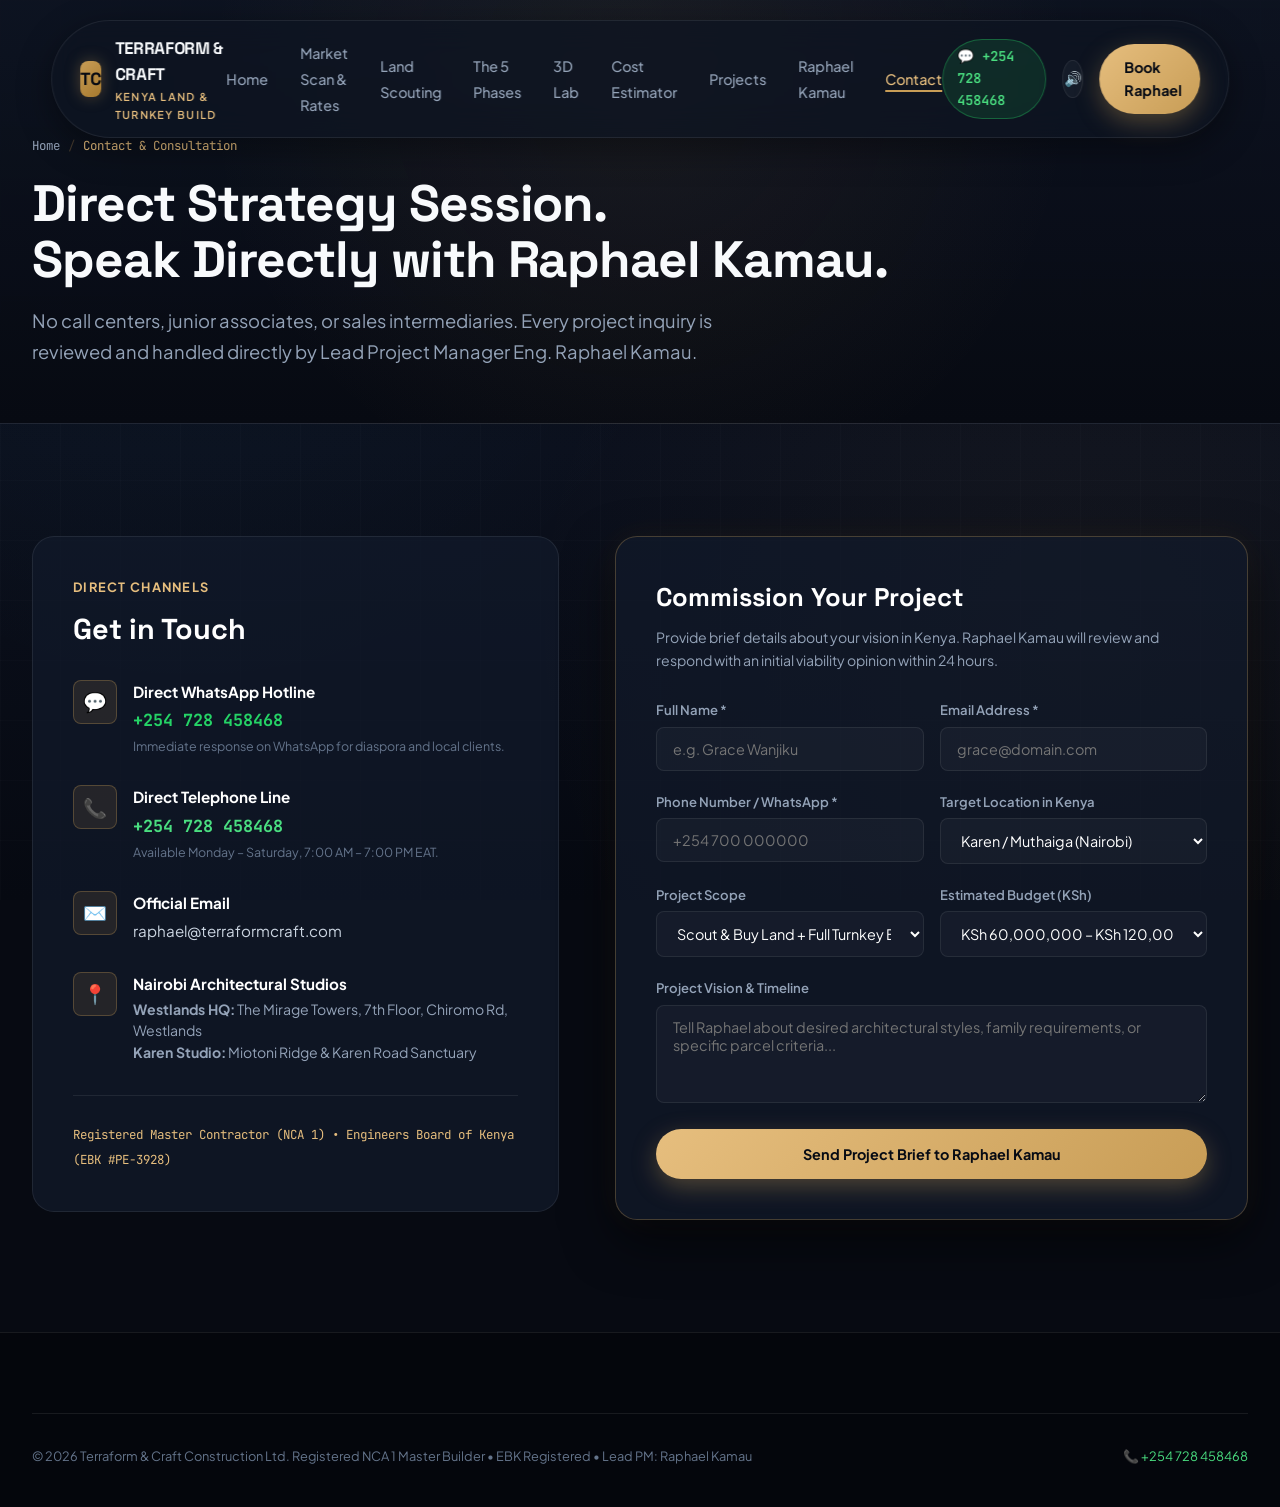
<file: contact.html>
<!DOCTYPE html>
<html lang="en">
<head>
  <meta charset="UTF-8">
  <meta name="viewport" content="width=device-width, initial-scale=1.0">
  <title>Contact Raphael Kamau | Terraform & Craft (Nairobi, Kenya)</title>
  <meta name="description" content="Get in touch with Eng. Raphael Kamau, Lead Project Manager at Terraform & Craft. Direct phone and WhatsApp +254 728 458468. Studios in Westlands and Karen, Nairobi.">
  <link rel="icon" href="data:image/svg+xml,<svg xmlns='http://www.w3.org/2000/svg' viewBox='0 0 100 100'><text y='.9em' font-size='90'>📞</text></svg>">
  <link rel="preconnect" href="https://fonts.googleapis.com">
  <link rel="preconnect" href="https://fonts.gstatic.com" crossorigin>
  <link rel="stylesheet" href="css/style.css">
</head>
<body>

  <!-- Navigation -->
  <header class="header-nav">
    <div class="brand-wrapper">
      <a href="index.html" style="display: flex; align-items: center; gap: 0.85rem;">
        <div class="brand-logo-cube">TC</div>
        <div class="brand-text">
          <span class="brand-title">TERRAFORM & CRAFT</span>
          <span class="brand-subtitle">KENYA LAND & TURNKEY BUILD</span>
        </div>
      </a>
    </div>

    <nav>
      <ul class="nav-links">
        <li><a href="index.html" class="nav-link">Home</a></li>
        <li><a href="market-scan.html" class="nav-link">Market Scan & Rates</a></li>
        <li><a href="land-acquisition.html" class="nav-link">Land Scouting</a></li>
        <li><a href="services.html" class="nav-link">The 5 Phases</a></li>
        <li><a href="index.html#lab" class="nav-link">3D Lab</a></li>
        <li><a href="estimator.html" class="nav-link">Cost Estimator</a></li>
        <li><a href="projects.html" class="nav-link">Projects</a></li>
        <li><a href="raphael.html" class="nav-link">Raphael Kamau</a></li>
        <li><a href="contact.html" class="nav-link active-page">Contact</a></li>
      </ul>
    </nav>

    <div class="nav-actions">
      <a href="https://wa.me/254728458468?text=Hello%20Raphael,%20I%20am%20calling%20regarding%20a%20turnkey%20construction%20project%20in%20Kenya." target="_blank" rel="noopener noreferrer" class="phone-quick-link" title="Chat directly with Raphael on WhatsApp">
        💬 +254 728 458468
      </a>
      <button id="audio-toggle-btn" class="audio-toggle-btn" title="Toggle Sound Feedback">🔊</button>
      <a href="contact.html" class="btn-primary">Book Raphael</a>
      <button class="mobile-nav-toggle" id="mobile-nav-toggle" aria-label="Toggle navigation menu" aria-expanded="false">
        <span class="hamburger-bar"></span>
        <span class="hamburger-bar"></span>
        <span class="hamburger-bar"></span>
      </button>
    </div>
  </header>

  <!-- Subpage Hero Banner -->
  <section class="subpage-hero">
    <div class="container">
      <div class="breadcrumbs">
        <a href="index.html">Home</a>
        <span class="separator">/</span>
        <span class="current">Contact & Consultation</span>
      </div>
      <h1 class="subpage-title">
        Direct Strategy Session.<br>
        <span class="gradient-gold">Speak Directly with Raphael Kamau.</span>
      </h1>
      <p class="subpage-desc">
        No call centers, junior associates, or sales intermediaries. Every project inquiry is reviewed and handled directly by Lead Project Manager Eng. Raphael Kamau.
      </p>
    </div>
  </section>

  <!-- Contact Grid Section -->
  <section class="section-padding">
    <div class="container">
      <div class="contact-page-grid">
        
        <!-- Left: Studio Details & Direct Lines -->
        <div class="contact-info-card">
          <span class="pm-tagline" style="color: var(--primary-light); font-weight: 700; text-transform: uppercase; letter-spacing: 0.1em; font-size: 0.8rem; display: block; margin-bottom: 0.5rem;">Direct Channels</span>
          <h2 style="font-family: var(--font-heading); font-size: 1.8rem; color: #fff; margin-bottom: 1.75rem;">Get in Touch</h2>

          <div class="contact-item-row">
            <div class="contact-item-icon">💬</div>
            <div>
              <h5 style="color: #fff; font-size: 0.95rem; margin-bottom: 0.2rem;">Direct WhatsApp Hotline</h5>
              <a href="https://wa.me/254728458468?text=Hello%20Raphael,%20I%20would%20like%20to%20discuss%20a%20project%20in%20Kenya." target="_blank" rel="noopener noreferrer" style="color: #25D366; font-weight: 700; font-family: var(--font-mono); font-size: 1.05rem;" title="Chat with Raphael on WhatsApp">
                +254 728 458468
              </a>
              <p style="font-size: 0.78rem; color: var(--text-dim); margin-top: 0.2rem;">Immediate response on WhatsApp for diaspora and local clients.</p>
            </div>
          </div>

          <div class="contact-item-row">
            <div class="contact-item-icon">📞</div>
            <div>
              <h5 style="color: #fff; font-size: 0.95rem; margin-bottom: 0.2rem;">Direct Telephone Line</h5>
              <a href="tel:+254728458468" style="color: #4ade80; font-weight: 700; font-family: var(--font-mono); font-size: 1.05rem;">
                +254 728 458468
              </a>
              <p style="font-size: 0.78rem; color: var(--text-dim); margin-top: 0.2rem;">Available Monday – Saturday, 7:00 AM – 7:00 PM EAT.</p>
            </div>
          </div>

          <div class="contact-item-row">
            <div class="contact-item-icon">✉️</div>
            <div>
              <h5 style="color: #fff; font-size: 0.95rem; margin-bottom: 0.2rem;">Official Email</h5>
              <a href="mailto:raphael@terraformcraft.com" style="color: #cbd5e1; font-size: 0.95rem;">
                raphael@terraformcraft.com
              </a>
            </div>
          </div>

          <div class="contact-item-row">
            <div class="contact-item-icon">📍</div>
            <div>
              <h5 style="color: #fff; font-size: 0.95rem; margin-bottom: 0.2rem;">Nairobi Architectural Studios</h5>
              <p style="font-size: 0.88rem; color: var(--text-muted); line-height: 1.5;">
                <strong>Westlands HQ:</strong> The Mirage Towers, 7th Floor, Chiromo Rd, Westlands<br>
                <strong>Karen Studio:</strong> Miotoni Ridge & Karen Road Sanctuary
              </p>
            </div>
          </div>

          <div style="margin-top: 2rem; border-top: 1px solid var(--border-subtle); padding-top: 1.5rem;">
            <span style="font-family: var(--font-mono); font-size: 0.78rem; color: var(--primary-light);">
              Registered Master Contractor (NCA 1) • Engineers Board of Kenya (EBK #PE-3928)
            </span>
          </div>
        </div>

        <!-- Right: Inquiry Form -->
        <div style="background: var(--bg-card); border: 1px solid var(--border-gold); border-radius: var(--radius-lg); padding: 2.5rem; box-shadow: var(--shadow-3d);">
          <h3 style="font-family: var(--font-heading); font-size: 1.6rem; color: #fff; margin-bottom: 0.5rem;">Commission Your Project</h3>
          <p style="font-size: 0.88rem; color: var(--text-muted); margin-bottom: 1.75rem;">
            Provide brief details about your vision in Kenya. Raphael Kamau will review and respond with an initial viability opinion within 24 hours.
          </p>

          <form id="contact-page-form">
            <div class="form-grid-2">
              <div class="form-group">
                <label for="contact-full-name" class="form-label">Full Name *</label>
                <input type="text" id="contact-full-name" name="full_name" class="form-input" required placeholder="e.g. Grace Wanjiku" title="Full Name" aria-label="Full Name">
              </div>
              <div class="form-group">
                <label for="contact-email" class="form-label">Email Address *</label>
                <input type="email" id="contact-email" name="email" class="form-input" required placeholder="grace@domain.com" title="Email Address" aria-label="Email Address">
              </div>
            </div>

            <div class="form-grid-2">
              <div class="form-group">
                <label for="contact-phone" class="form-label">Phone Number / WhatsApp *</label>
                <input type="tel" id="contact-phone" name="phone" class="form-input" required placeholder="+254 700 000000" title="Phone Number or WhatsApp" aria-label="Phone Number or WhatsApp">
              </div>
              <div class="form-group">
                <label for="contact-target-location" class="form-label">Target Location in Kenya</label>
                <select id="contact-target-location" name="target_location" class="form-select" title="Target Location in Kenya" aria-label="Target Location in Kenya">
                  <option>Karen / Muthaiga (Nairobi)</option>
                  <option>Tigoni / Runda (Kiambu)</option>
                  <option>Diani Beach / Kilifi Coast</option>
                  <option>Lake Naivasha / Nanyuki</option>
                  <option>Other Kenyan Location</option>
                </select>
              </div>
            </div>

            <div class="form-grid-2">
              <div class="form-group">
                <label for="contact-project-scope" class="form-label">Project Scope</label>
                <select id="contact-project-scope" name="project_scope" class="form-select" title="Project Scope" aria-label="Project Scope">
                  <option>Scout & Buy Land + Full Turnkey Build</option>
                  <option>Build on Plot I Already Own in Kenya</option>
                  <option>Raw Land Sourcing & Due Diligence Only</option>
                  <option>Commercial / Luxury Gated Compound</option>
                </select>
              </div>
              <div class="form-group">
                <label for="contact-budget-range" class="form-label">Estimated Budget (KSh)</label>
                <select id="contact-budget-range" name="budget_range" class="form-select" title="Estimated Budget (KSh)" aria-label="Estimated Budget (KSh)">
                  <option>KSh 30,000,000 – KSh 60,000,000</option>
                  <option selected>KSh 60,000,000 – KSh 120,000,000</option>
                  <option>KSh 120,000,000 – KSh 350,000,000+</option>
                </select>
              </div>
            </div>

            <div class="form-group">
              <label for="contact-vision" class="form-label">Project Vision & Timeline</label>
              <textarea id="contact-vision" name="vision" class="form-textarea" rows="4" placeholder="Tell Raphael about desired architectural styles, family requirements, or specific parcel criteria..." title="Project Vision & Timeline" aria-label="Project Vision & Timeline"></textarea>
            </div>

            <button type="submit" class="btn-primary" style="width: 100%; justify-content: center; padding: 1rem;">
              Send Project Brief to Raphael Kamau
            </button>
          </form>
        </div>

      </div>
    </div>
  </section>

  <!-- Toast Alert -->
  <div class="toast-alert" id="toast-alert">
    <span>✅</span>
    <div>
      <strong>Project Brief Received!</strong>
      <div style="font-size: 0.8rem; color: #94a3b8;">Raphael Kamau's office has received your inquiry and will follow up shortly.</div>
    </div>
  </div>

  <!-- Footer -->
  <footer class="site-footer">
    <div class="container">
      <div class="footer-bottom-bar">
        <span>&copy; 2026 Terraform & Craft Construction Ltd. Registered NCA 1 Master Builder • EBK Registered • Lead PM: Raphael Kamau</span>
        <a href="tel:+254728458468" style="color: #4ade80;">📞 +254 728 458468</a>
      </div>
    </div>
  </footer>

  <script src="js/app.js"></script>
  <script>
    const contactForm = document.getElementById('contact-page-form');
    if (contactForm) {
      contactForm.addEventListener('submit', (e) => {
        e.preventDefault();
        const toast = document.getElementById('toast-alert');
        if (toast) {
          toast.classList.add('show');
          contactForm.reset();
          setTimeout(() => toast.classList.remove('show'), 4500);
        }
      });
    }
  </script>
</body>
</html>
</file>
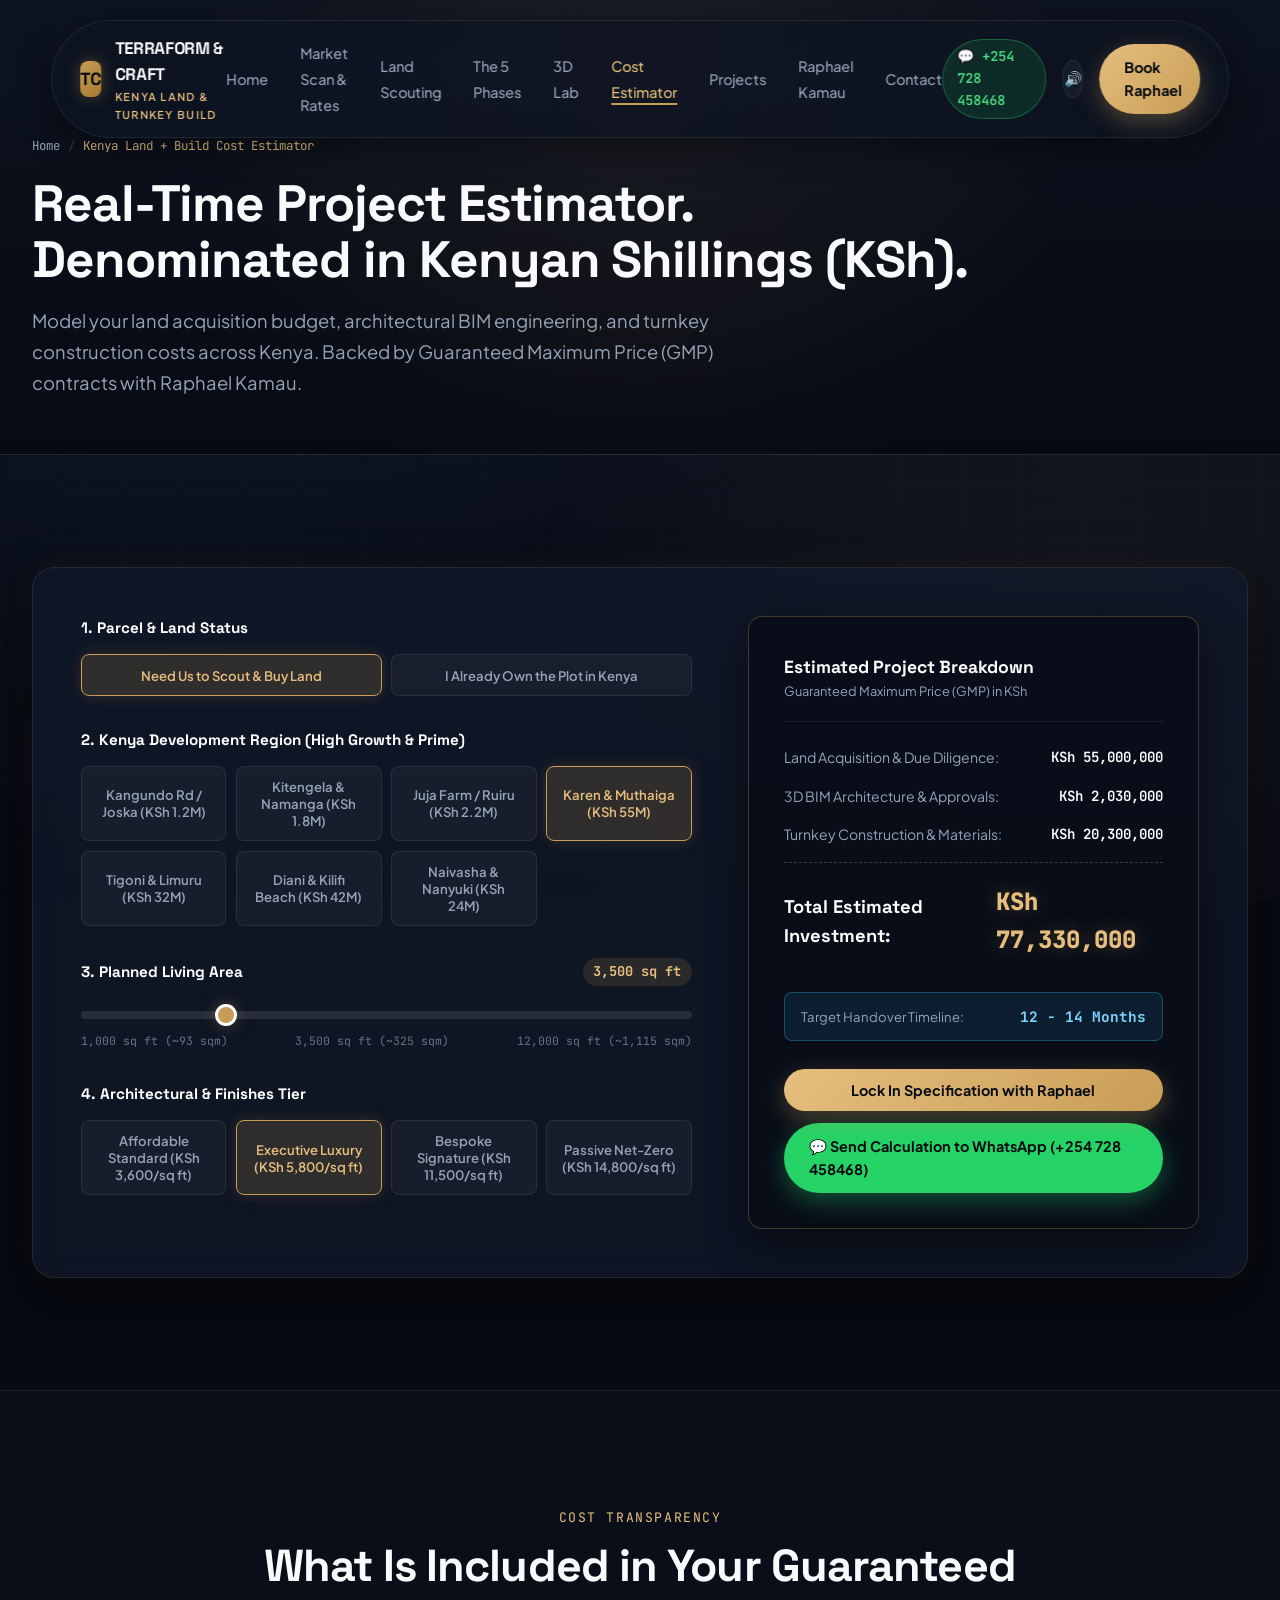
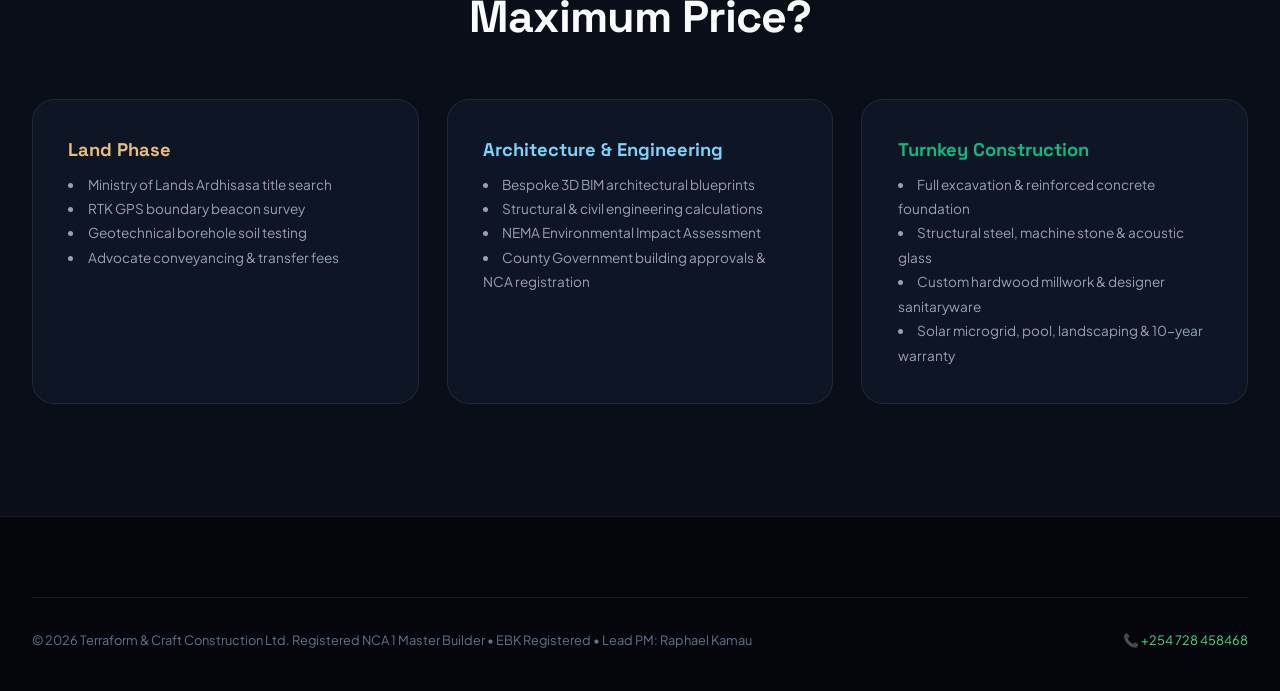
<file: estimator.html>
<!DOCTYPE html>
<html lang="en">
<head>
  <meta charset="UTF-8">
  <meta name="viewport" content="width=device-width, initial-scale=1.0">
  <title>Kenya Land + Build Cost Estimator (KSh) | Terraform & Craft • Raphael Kamau</title>
  <meta name="description" content="Calculate your turnkey construction and land acquisition investment in Kenyan Shillings (KSh). Instant budget modeling for Karen, Tigoni, Diani, and Naivasha by Raphael Kamau.">
  <link rel="icon" href="data:image/svg+xml,<svg xmlns='http://www.w3.org/2000/svg' viewBox='0 0 100 100'><text y='.9em' font-size='90'>💰</text></svg>">
  <link rel="preconnect" href="https://fonts.googleapis.com">
  <link rel="preconnect" href="https://fonts.gstatic.com" crossorigin>
  <link rel="stylesheet" href="css/style.css">
</head>
<body>

  <!-- Navigation -->
  <header class="header-nav">
    <div class="brand-wrapper">
      <a href="index.html" style="display: flex; align-items: center; gap: 0.85rem;">
        <div class="brand-logo-cube">TC</div>
        <div class="brand-text">
          <span class="brand-title">TERRAFORM & CRAFT</span>
          <span class="brand-subtitle">KENYA LAND & TURNKEY BUILD</span>
        </div>
      </a>
    </div>

    <nav>
      <ul class="nav-links">
        <li><a href="index.html" class="nav-link">Home</a></li>
        <li><a href="market-scan.html" class="nav-link">Market Scan & Rates</a></li>
        <li><a href="land-acquisition.html" class="nav-link">Land Scouting</a></li>
        <li><a href="services.html" class="nav-link">The 5 Phases</a></li>
        <li><a href="index.html#lab" class="nav-link">3D Lab</a></li>
        <li><a href="estimator.html" class="nav-link active-page">Cost Estimator</a></li>
        <li><a href="projects.html" class="nav-link">Projects</a></li>
        <li><a href="raphael.html" class="nav-link">Raphael Kamau</a></li>
        <li><a href="contact.html" class="nav-link">Contact</a></li>
      </ul>
    </nav>

    <div class="nav-actions">
      <a href="https://wa.me/254728458468?text=Hello%20Raphael,%20I'm%20using%20the%20cost%20estimator%20and%20would%20like%20to%20review%20my%20projection." target="_blank" rel="noopener noreferrer" class="phone-quick-link" title="Chat directly with Raphael on WhatsApp">
        💬 +254 728 458468
      </a>
      <button id="audio-toggle-btn" class="audio-toggle-btn" title="Toggle Sound Feedback">🔊</button>
      <a href="contact.html" class="btn-primary">Book Raphael</a>
      <button class="mobile-nav-toggle" id="mobile-nav-toggle" aria-label="Toggle navigation menu" aria-expanded="false">
        <span class="hamburger-bar"></span>
        <span class="hamburger-bar"></span>
        <span class="hamburger-bar"></span>
      </button>
    </div>
  </header>

  <!-- Subpage Hero Banner -->
  <section class="subpage-hero">
    <div class="container">
      <div class="breadcrumbs">
        <a href="index.html">Home</a>
        <span class="separator">/</span>
        <span class="current">Kenya Land + Build Cost Estimator</span>
      </div>
      <h1 class="subpage-title">
        Real-Time Project Estimator.<br>
        <span class="gradient-gold">Denominated in Kenyan Shillings (KSh).</span>
      </h1>
      <p class="subpage-desc">
        Model your land acquisition budget, architectural BIM engineering, and turnkey construction costs across Kenya. Backed by Guaranteed Maximum Price (GMP) contracts with Raphael Kamau.
      </p>
    </div>
  </section>

  <!-- Estimator Section -->
  <section class="section-padding">
    <div class="container">
      <div class="estimator-box">
        <div class="estimator-grid">
          
          <!-- Left: User Controls -->
          <div class="calc-controls-col">
            
            <!-- 1. Land Option -->
            <div class="calc-group">
              <div class="calc-label">
                <span>1. Parcel & Land Status</span>
              </div>
              <div class="segmented-opts">
                <button class="seg-btn active" data-land="need_scout">
                  Need Us to Scout & Buy Land
                </button>
                <button class="seg-btn" data-land="has_land">
                  I Already Own the Plot in Kenya
                </button>
              </div>
            </div>

            <!-- 2. Location Profile -->
            <div class="calc-group">
              <div class="calc-label">
                <span>2. Kenya Development Region (High Growth & Prime)</span>
              </div>
              <div class="segmented-opts">
                <button class="seg-btn" data-loc="kangundo">Kangundo Rd / Joska (KSh 1.2M)</button>
                <button class="seg-btn" data-loc="kitengela">Kitengela & Namanga (KSh 1.8M)</button>
                <button class="seg-btn" data-loc="juja">Juja Farm / Ruiru (KSh 2.2M)</button>
                <button class="seg-btn active" data-loc="karen">Karen & Muthaiga (KSh 55M)</button>
                <button class="seg-btn" data-loc="tigoni">Tigoni & Limuru (KSh 32M)</button>
                <button class="seg-btn" data-loc="coast">Diani & Kilifi Beach (KSh 42M)</button>
                <button class="seg-btn" data-loc="rift">Naivasha & Nanyuki (KSh 24M)</button>
              </div>
            </div>

            <!-- 3. Size Slider -->
            <div class="calc-group">
              <div class="calc-label">
                <span>3. Planned Living Area</span>
                <span class="value-pill" id="sqft-range-val">3,500 sq ft</span>
              </div>
              <input type="range" min="1000" max="12000" step="250" value="3500" class="custom-range" id="sqft-range-input" title="Planned Living Area in Square Feet" aria-label="Planned Living Area in Square Feet">
              <div style="display: flex; justify-content: space-between; font-size: 0.72rem; color: var(--text-dim); margin-top: 0.4rem; font-family: var(--font-mono);">
                <span>1,000 sq ft (~93 sqm)</span>
                <span>3,500 sq ft (~325 sqm)</span>
                <span>12,000 sq ft (~1,115 sqm)</span>
              </div>
            </div>

            <!-- 4. Finishing Tier -->
            <div class="calc-group">
              <div class="calc-label">
                <span>4. Architectural & Finishes Tier</span>
              </div>
              <div class="segmented-opts">
                <button class="seg-btn" data-tier="starter">
                  Affordable Standard (KSh 3,600/sq ft)
                </button>
                <button class="seg-btn active" data-tier="executive">
                  Executive Luxury (KSh 5,800/sq ft)
                </button>
                <button class="seg-btn" data-tier="bespoke">
                  Bespoke Signature (KSh 11,500/sq ft)
                </button>
                <button class="seg-btn" data-tier="passive">
                  Passive Net-Zero (KSh 14,800/sq ft)
                </button>
              </div>
            </div>

          </div>

          <!-- Right: Summary Card -->
          <div class="estimate-summary-card">
            <div>
              <div class="summary-header">
                <h4 class="summary-title">Estimated Project Breakdown</h4>
                <p class="summary-sub">Guaranteed Maximum Price (GMP) in KSh</p>
              </div>

              <div class="summary-rows">
                <div class="summary-row">
                  <span class="label">Land Acquisition & Due Diligence:</span>
                  <span class="amount" id="est-land-amount">KSh 55,000,000</span>
                </div>
                <div class="summary-row">
                  <span class="label">3D BIM Architecture & Approvals:</span>
                  <span class="amount" id="est-arch-amount">KSh 6,325,000</span>
                </div>
                <div class="summary-row">
                  <span class="label">Turnkey Construction & Materials:</span>
                  <span class="amount" id="est-build-amount">KSh 63,250,000</span>
                </div>
                <div class="summary-row total-row">
                  <span class="label">Total Estimated Investment:</span>
                  <span class="amount" id="est-total-amount">KSh 124,575,000</span>
                </div>
              </div>

              <div class="timeline-badge">
                <span>Target Handover Timeline:</span>
                <strong id="est-timeline-val">12 - 14 Months</strong>
              </div>
            </div>

            <div style="display: flex; flex-direction: column; gap: 0.75rem;">
              <button class="btn-primary" id="btn-export-spec" style="width: 100%; justify-content: center;">
                Lock In Specification with Raphael
              </button>
              <a href="https://wa.me/254728458468?text=Hello%20Raphael,%20I%20have%20run%20the%20cost%20estimator%20for%20my%20build%20in%20Kenya%20and%20want%20to%20discuss%20the%20numbers." target="_blank" rel="noopener noreferrer" class="btn-whatsapp" style="width: 100%; justify-content: center;" title="Send Calculation to Raphael on WhatsApp">
                💬 Send Calculation to WhatsApp (+254 728 458468)
              </a>
            </div>
          </div>

        </div>
      </div>
    </div>
  </section>

  <!-- Cost Breakdown Methodology -->
  <section class="section-padding" style="background: rgba(14, 20, 34, 0.4); border-top: 1px solid var(--border-subtle);">
    <div class="container">
      <div class="section-header">
        <span class="section-eyebrow">Cost Transparency</span>
        <h2 class="section-title">What Is Included in Your Guaranteed Maximum Price?</h2>
      </div>

      <div class="detail-feature-grid">
        <div class="detail-feature-card">
          <h4 style="font-family: var(--font-heading); font-size: 1.15rem; color: var(--primary-light); margin-bottom: 0.5rem;">Land Phase</h4>
          <ul style="font-size: 0.85rem; color: var(--text-muted); line-height: 1.8; list-style-position: inside;">
            <li>Ministry of Lands Ardhisasa title search</li>
            <li>RTK GPS boundary beacon survey</li>
            <li>Geotechnical borehole soil testing</li>
            <li>Advocate conveyancing & transfer fees</li>
          </ul>
        </div>

        <div class="detail-feature-card">
          <h4 style="font-family: var(--font-heading); font-size: 1.15rem; color: var(--blueprint-light); margin-bottom: 0.5rem;">Architecture & Engineering</h4>
          <ul style="font-size: 0.85rem; color: var(--text-muted); line-height: 1.8; list-style-position: inside;">
            <li>Bespoke 3D BIM architectural blueprints</li>
            <li>Structural & civil engineering calculations</li>
            <li>NEMA Environmental Impact Assessment</li>
            <li>County Government building approvals & NCA registration</li>
          </ul>
        </div>

        <div class="detail-feature-card">
          <h4 style="font-family: var(--font-heading); font-size: 1.15rem; color: var(--emerald); margin-bottom: 0.5rem;">Turnkey Construction</h4>
          <ul style="font-size: 0.85rem; color: var(--text-muted); line-height: 1.8; list-style-position: inside;">
            <li>Full excavation & reinforced concrete foundation</li>
            <li>Structural steel, machine stone & acoustic glass</li>
            <li>Custom hardwood millwork & designer sanitaryware</li>
            <li>Solar microgrid, pool, landscaping & 10-year warranty</li>
          </ul>
        </div>
      </div>
    </div>
  </section>

  <!-- Consultation Modal -->
  <div class="modal-overlay" id="consultation-modal">
    <div class="modal-card">
      <button class="modal-close-btn" id="modal-close-btn">&times;</button>
      <div class="modal-header">
        <h3>Schedule Direct Strategy with Raphael Kamau</h3>
        <p>Your estimator configuration has been pre-filled below.</p>
      </div>

      <form id="consultation-form">
        <div class="form-grid-2">
          <div class="form-group">
            <label for="modal-full-name" class="form-label">Full Name *</label>
            <input type="text" id="modal-full-name" name="full_name" class="form-input" required placeholder="e.g. David Mwangi" title="Full Name" aria-label="Full Name">
          </div>
          <div class="form-group">
            <label for="modal-email-addr" class="form-label">Email Address *</label>
            <input type="email" id="modal-email-addr" name="email" class="form-input" required placeholder="david@domain.com" title="Email Address" aria-label="Email Address">
          </div>
        </div>

        <div class="form-grid-2">
          <div class="form-group">
            <label for="modal-phone-num" class="form-label">Phone Number *</label>
            <input type="tel" id="modal-phone-num" name="phone" class="form-input" required placeholder="+254 700 000000" title="Phone Number" aria-label="Phone Number">
          </div>
          <div class="form-group">
            <label for="modal-project-type" class="form-label">Project Scope</label>
            <select class="form-select" id="modal-project-type" name="project_type" title="Project Scope" aria-label="Project Scope">
              <option value="land_and_build">Scout & Buy Land in Kenya + Full Turnkey Build</option>
              <option value="build_only">Build on Plot I Already Own in Kenya</option>
            </select>
          </div>
        </div>

        <div class="form-group">
          <label for="modal-notes-input" class="form-label">Estimator Specification Notes</label>
          <textarea class="form-textarea" rows="4" id="modal-notes-input" name="notes" placeholder="Additional details or specific locations in Kenya..." title="Estimator Specification Notes" aria-label="Estimator Specification Notes"></textarea>
        </div>

        <button type="submit" class="btn-primary" style="width: 100%; justify-content: center; padding: 1rem;">
          Confirm Strategy Session with Raphael Kamau
        </button>
      </form>
    </div>
  </div>

  <div class="toast-alert" id="toast-alert">
    <span>✅</span>
    <div>
      <strong>Estimator Specification Sent!</strong>
      <div style="font-size: 0.8rem; color: #94a3b8;">Raphael's office has received your numbers and will respond within 24 hours.</div>
    </div>
  </div>

  <!-- Footer -->
  <footer class="site-footer">
    <div class="container">
      <div class="footer-bottom-bar">
        <span>&copy; 2026 Terraform & Craft Construction Ltd. Registered NCA 1 Master Builder • EBK Registered • Lead PM: Raphael Kamau</span>
        <a href="tel:+254728458468" style="color: #4ade80;">📞 +254 728 458468</a>
      </div>
    </div>
  </footer>

  <script src="js/app.js"></script>
</body>
</html>
</file>
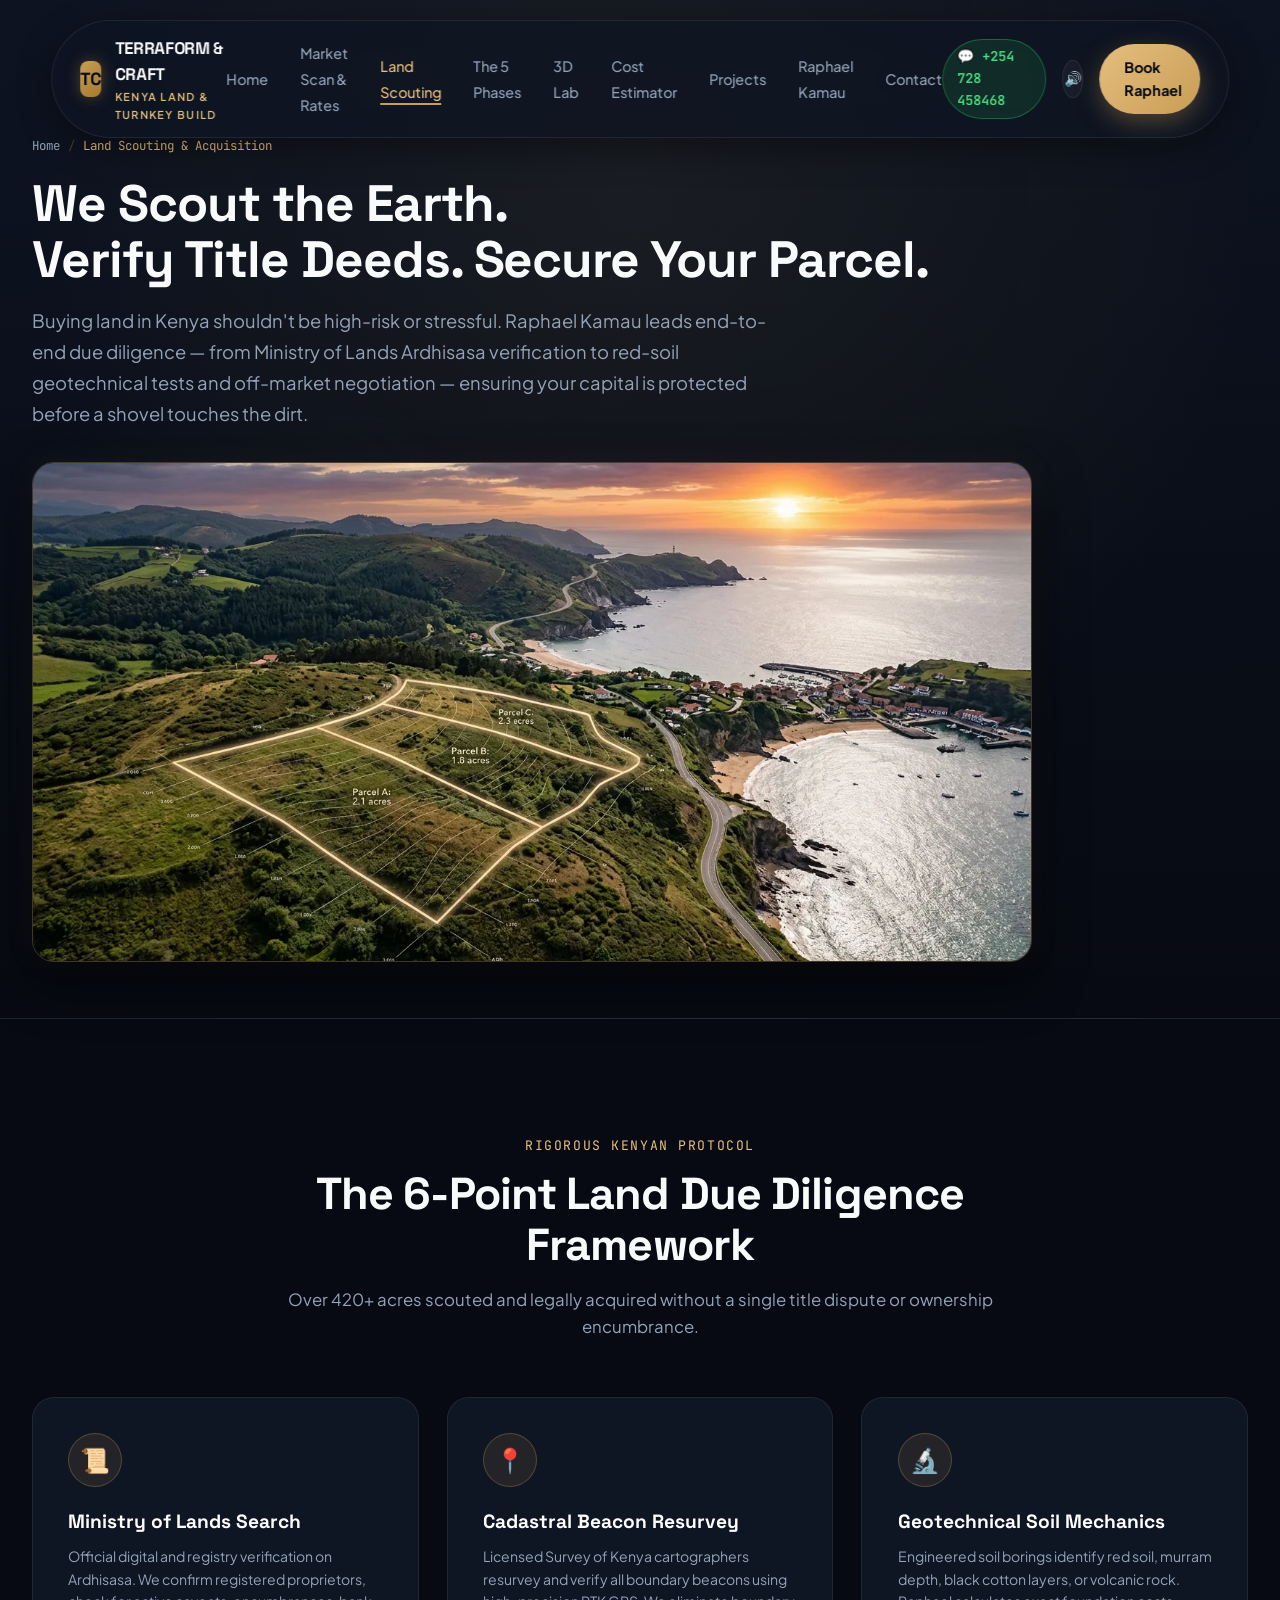
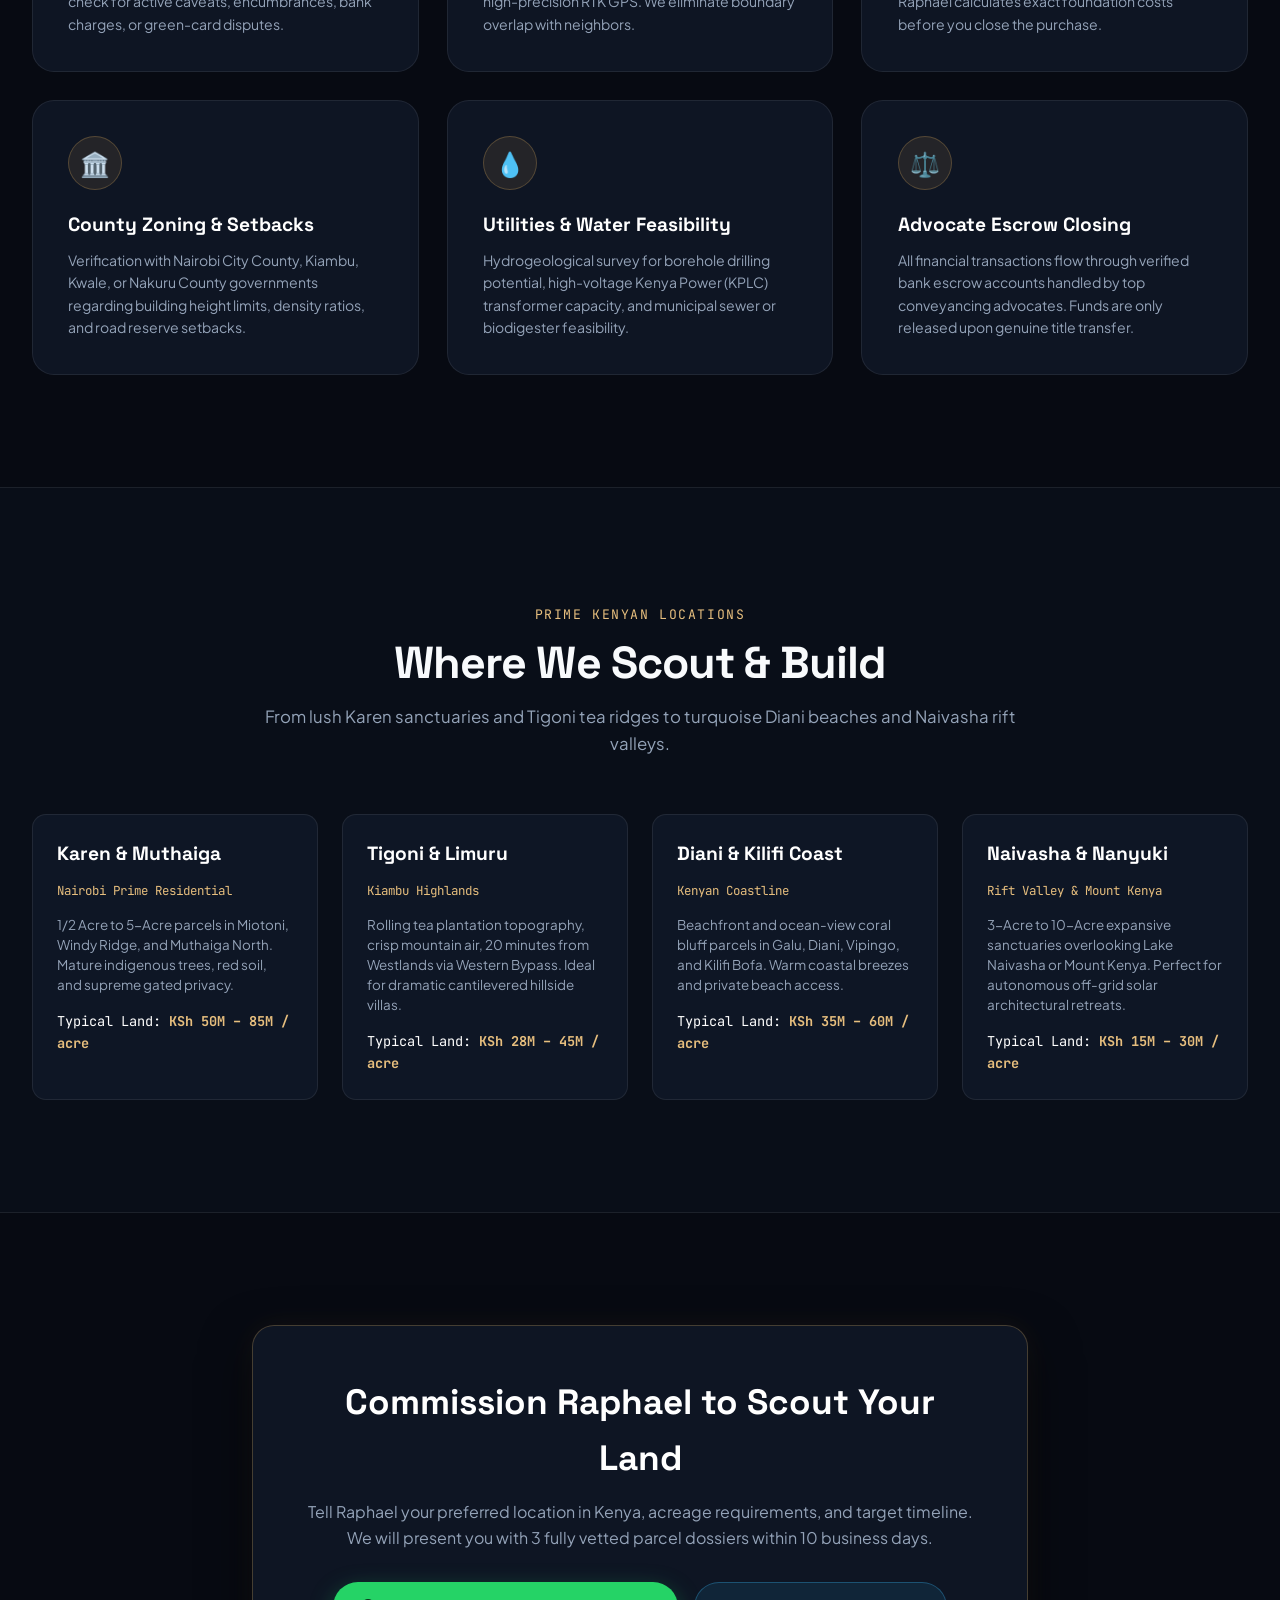
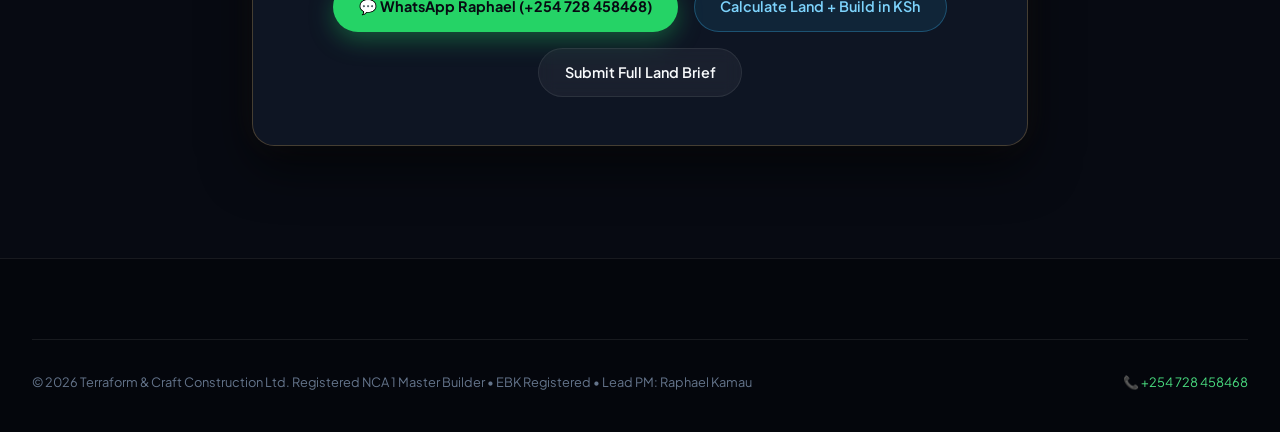
<file: land-acquisition.html>
<!DOCTYPE html>
<html lang="en">
<head>
  <meta charset="UTF-8">
  <meta name="viewport" content="width=device-width, initial-scale=1.0">
  <title>Kenya Land Scouting & Acquisition | Terraform & Craft • Raphael Kamau</title>
  <meta name="description" content="We scout, verify, and acquire prime residential and commercial land for clients across Kenya. Ministry of Lands Ardhisasa searches, beacon surveys, and red-soil geotechnical tests.">
  <link rel="icon" href="data:image/svg+xml,<svg xmlns='http://www.w3.org/2000/svg' viewBox='0 0 100 100'><text y='.9em' font-size='90'>🌄</text></svg>">
  <link rel="preconnect" href="https://fonts.googleapis.com">
  <link rel="preconnect" href="https://fonts.gstatic.com" crossorigin>
  <link rel="stylesheet" href="css/style.css">
</head>
<body>

  <!-- Navigation -->
  <header class="header-nav">
    <div class="brand-wrapper">
      <a href="index.html" style="display: flex; align-items: center; gap: 0.85rem;">
        <div class="brand-logo-cube">TC</div>
        <div class="brand-text">
          <span class="brand-title">TERRAFORM & CRAFT</span>
          <span class="brand-subtitle">KENYA LAND & TURNKEY BUILD</span>
        </div>
      </a>
    </div>

    <nav>
      <ul class="nav-links">
        <li><a href="index.html" class="nav-link">Home</a></li>
        <li><a href="market-scan.html" class="nav-link">Market Scan & Rates</a></li>
        <li><a href="land-acquisition.html" class="nav-link active-page">Land Scouting</a></li>
        <li><a href="services.html" class="nav-link">The 5 Phases</a></li>
        <li><a href="index.html#lab" class="nav-link">3D Lab</a></li>
        <li><a href="estimator.html" class="nav-link">Cost Estimator</a></li>
        <li><a href="projects.html" class="nav-link">Projects</a></li>
        <li><a href="raphael.html" class="nav-link">Raphael Kamau</a></li>
        <li><a href="contact.html" class="nav-link">Contact</a></li>
      </ul>
    </nav>

    <div class="nav-actions">
      <a href="https://wa.me/254728458468?text=Hello%20Raphael,%20I%20am%20interested%20in%20scouting%20land%20in%20Kenya." target="_blank" rel="noopener noreferrer" class="phone-quick-link" title="Chat directly with Raphael on WhatsApp">
        💬 +254 728 458468
      </a>
      <button id="audio-toggle-btn" class="audio-toggle-btn" title="Toggle Sound Feedback">🔊</button>
      <a href="contact.html" class="btn-primary">Book Raphael</a>
      <button class="mobile-nav-toggle" id="mobile-nav-toggle" aria-label="Toggle navigation menu" aria-expanded="false">
        <span class="hamburger-bar"></span>
        <span class="hamburger-bar"></span>
        <span class="hamburger-bar"></span>
      </button>
    </div>
  </header>

  <!-- Subpage Hero Banner -->
  <section class="subpage-hero">
    <div class="container">
      <div class="breadcrumbs">
        <a href="index.html">Home</a>
        <span class="separator">/</span>
        <span class="current">Land Scouting & Acquisition</span>
      </div>
      <h1 class="subpage-title">
        We Scout the Earth.<br>
        <span class="gradient-gold">Verify Title Deeds. Secure Your Parcel.</span>
      </h1>
      <p class="subpage-desc">
        Buying land in Kenya shouldn't be high-risk or stressful. Raphael Kamau leads end-to-end due diligence — from Ministry of Lands Ardhisasa verification to red-soil geotechnical tests and off-market negotiation — ensuring your capital is protected before a shovel touches the dirt.
      </p>

      <!-- Responsive Terrain & Land Scouting Visual -->
      <div style="margin-top: 2rem; border-radius: var(--radius-lg); overflow: hidden; border: 1px solid var(--border-gold); box-shadow: var(--shadow-3d); max-width: 1000px; aspect-ratio: 16 / 8;">
        <picture>
          <source type="image/webp"
            srcset="assets/images/land-acquisition-480w.webp 480w,
                    assets/images/land-acquisition-800w.webp 800w,
                    assets/images/land-acquisition.webp 1376w"
            sizes="(max-width: 768px) 100vw, 1000px">
          <img src="assets/images/land-acquisition.jpg" alt="Drone Land Survey and Topographical Inspection in Kenya" width="1376" height="768" style="width: 100%; height: 100%; object-fit: cover;" fetchpriority="high" loading="eager" decoding="async">
        </picture>
      </div>
    </div>
  </section>

  <!-- Due Diligence Pillars -->
  <section class="section-padding">
    <div class="container">
      <div class="section-header">
        <span class="section-eyebrow">Rigorous Kenyan Protocol</span>
        <h2 class="section-title">The 6-Point Land Due Diligence Framework</h2>
        <p class="section-subtitle">
          Over 420+ acres scouted and legally acquired without a single title dispute or ownership encumbrance.
        </p>
      </div>

      <div class="detail-feature-grid">
        <div class="detail-feature-card tilt-3d">
          <div class="detail-icon-circle">📜</div>
          <h3 style="font-family: var(--font-heading); font-size: 1.2rem; color: #fff; margin-bottom: 0.5rem;">Ministry of Lands Search</h3>
          <p style="font-size: 0.88rem; color: var(--text-muted); line-height: 1.6;">
            Official digital and registry verification on Ardhisasa. We confirm registered proprietors, check for active caveats, encumbrances, bank charges, or green-card disputes.
          </p>
        </div>

        <div class="detail-feature-card tilt-3d">
          <div class="detail-icon-circle">📍</div>
          <h3 style="font-family: var(--font-heading); font-size: 1.2rem; color: #fff; margin-bottom: 0.5rem;">Cadastral Beacon Resurvey</h3>
          <p style="font-size: 0.88rem; color: var(--text-muted); line-height: 1.6;">
            Licensed Survey of Kenya cartographers resurvey and verify all boundary beacons using high-precision RTK GPS. We eliminate boundary overlap with neighbors.
          </p>
        </div>

        <div class="detail-feature-card tilt-3d">
          <div class="detail-icon-circle">🔬</div>
          <h3 style="font-family: var(--font-heading); font-size: 1.2rem; color: #fff; margin-bottom: 0.5rem;">Geotechnical Soil Mechanics</h3>
          <p style="font-size: 0.88rem; color: var(--text-muted); line-height: 1.6;">
            Engineered soil borings identify red soil, murram depth, black cotton layers, or volcanic rock. Raphael calculates exact foundation costs before you close the purchase.
          </p>
        </div>

        <div class="detail-feature-card tilt-3d">
          <div class="detail-icon-circle">🏛️</div>
          <h3 style="font-family: var(--font-heading); font-size: 1.2rem; color: #fff; margin-bottom: 0.5rem;">County Zoning & Setbacks</h3>
          <p style="font-size: 0.88rem; color: var(--text-muted); line-height: 1.6;">
            Verification with Nairobi City County, Kiambu, Kwale, or Nakuru County governments regarding building height limits, density ratios, and road reserve setbacks.
          </p>
        </div>

        <div class="detail-feature-card tilt-3d">
          <div class="detail-icon-circle">💧</div>
          <h3 style="font-family: var(--font-heading); font-size: 1.2rem; color: #fff; margin-bottom: 0.5rem;">Utilities & Water Feasibility</h3>
          <p style="font-size: 0.88rem; color: var(--text-muted); line-height: 1.6;">
            Hydrogeological survey for borehole drilling potential, high-voltage Kenya Power (KPLC) transformer capacity, and municipal sewer or biodigester feasibility.
          </p>
        </div>

        <div class="detail-feature-card tilt-3d">
          <div class="detail-icon-circle">⚖️</div>
          <h3 style="font-family: var(--font-heading); font-size: 1.2rem; color: #fff; margin-bottom: 0.5rem;">Advocate Escrow Closing</h3>
          <p style="font-size: 0.88rem; color: var(--text-muted); line-height: 1.6;">
            All financial transactions flow through verified bank escrow accounts handled by top conveyancing advocates. Funds are only released upon genuine title transfer.
          </p>
        </div>
      </div>
    </div>
  </section>

  <!-- Featured Kenyan Development Corridors -->
  <section class="section-padding" style="background: rgba(14, 20, 34, 0.4); border-top: 1px solid var(--border-subtle); border-bottom: 1px solid var(--border-subtle);">
    <div class="container">
      <div class="section-header">
        <span class="section-eyebrow">Prime Kenyan Locations</span>
        <h2 class="section-title">Where We Scout & Build</h2>
        <p class="section-subtitle">
          From lush Karen sanctuaries and Tigoni tea ridges to turquoise Diani beaches and Naivasha rift valleys.
        </p>
      </div>

      <div style="display: grid; grid-template-columns: repeat(4, 1fr); gap: 1.5rem;">
        <div style="background: var(--bg-card); border: 1px solid var(--border-subtle); border-radius: var(--radius-md); padding: 1.5rem;">
          <h4 style="font-family: var(--font-heading); font-size: 1.2rem; color: #fff; margin-bottom: 0.4rem;">Karen & Muthaiga</h4>
          <span style="font-size: 0.78rem; font-family: var(--font-mono); color: var(--primary-light);">Nairobi Prime Residential</span>
          <p style="font-size: 0.84rem; color: var(--text-muted); margin-top: 0.8rem; line-height: 1.5;">
            1/2 Acre to 5-Acre parcels in Miotoni, Windy Ridge, and Muthaiga North. Mature indigenous trees, red soil, and supreme gated privacy.
          </p>
          <div style="margin-top: 1rem; font-family: var(--font-mono); font-size: 0.85rem; color: #fff;">
            Typical Land: <strong style="color: var(--primary-light);">KSh 50M – 85M / acre</strong>
          </div>
        </div>

        <div style="background: var(--bg-card); border: 1px solid var(--border-subtle); border-radius: var(--radius-md); padding: 1.5rem;">
          <h4 style="font-family: var(--font-heading); font-size: 1.2rem; color: #fff; margin-bottom: 0.4rem;">Tigoni & Limuru</h4>
          <span style="font-size: 0.78rem; font-family: var(--font-mono); color: var(--primary-light);">Kiambu Highlands</span>
          <p style="font-size: 0.84rem; color: var(--text-muted); margin-top: 0.8rem; line-height: 1.5;">
            Rolling tea plantation topography, crisp mountain air, 20 minutes from Westlands via Western Bypass. Ideal for dramatic cantilevered hillside villas.
          </p>
          <div style="margin-top: 1rem; font-family: var(--font-mono); font-size: 0.85rem; color: #fff;">
            Typical Land: <strong style="color: var(--primary-light);">KSh 28M – 45M / acre</strong>
          </div>
        </div>

        <div style="background: var(--bg-card); border: 1px solid var(--border-subtle); border-radius: var(--radius-md); padding: 1.5rem;">
          <h4 style="font-family: var(--font-heading); font-size: 1.2rem; color: #fff; margin-bottom: 0.4rem;">Diani & Kilifi Coast</h4>
          <span style="font-size: 0.78rem; font-family: var(--font-mono); color: var(--primary-light);">Kenyan Coastline</span>
          <p style="font-size: 0.84rem; color: var(--text-muted); margin-top: 0.8rem; line-height: 1.5;">
            Beachfront and ocean-view coral bluff parcels in Galu, Diani, Vipingo, and Kilifi Bofa. Warm coastal breezes and private beach access.
          </p>
          <div style="margin-top: 1rem; font-family: var(--font-mono); font-size: 0.85rem; color: #fff;">
            Typical Land: <strong style="color: var(--primary-light);">KSh 35M – 60M / acre</strong>
          </div>
        </div>

        <div style="background: var(--bg-card); border: 1px solid var(--border-subtle); border-radius: var(--radius-md); padding: 1.5rem;">
          <h4 style="font-family: var(--font-heading); font-size: 1.2rem; color: #fff; margin-bottom: 0.4rem;">Naivasha & Nanyuki</h4>
          <span style="font-size: 0.78rem; font-family: var(--font-mono); color: var(--primary-light);">Rift Valley & Mount Kenya</span>
          <p style="font-size: 0.84rem; color: var(--text-muted); margin-top: 0.8rem; line-height: 1.5;">
            3-Acre to 10-Acre expansive sanctuaries overlooking Lake Naivasha or Mount Kenya. Perfect for autonomous off-grid solar architectural retreats.
          </p>
          <div style="margin-top: 1rem; font-family: var(--font-mono); font-size: 0.85rem; color: #fff;">
            Typical Land: <strong style="color: var(--primary-light);">KSh 15M – 30M / acre</strong>
          </div>
        </div>
      </div>
    </div>
  </section>

  <!-- Land Scouting Request CTA -->
  <section class="section-padding">
    <div class="container" style="max-width: 840px;">
      <div style="background: var(--bg-card); border: 1px solid var(--border-gold); border-radius: var(--radius-lg); padding: 3rem; text-align: center; box-shadow: var(--shadow-3d);">
        <h2 style="font-family: var(--font-heading); font-size: 2.2rem; color: #fff; margin-bottom: 0.8rem;">Commission Raphael to Scout Your Land</h2>
        <p style="font-size: 1rem; color: var(--text-muted); line-height: 1.6; margin-bottom: 2rem;">
          Tell Raphael your preferred location in Kenya, acreage requirements, and target timeline. We will present you with 3 fully vetted parcel dossiers within 10 business days.
        </p>
        <div style="display: flex; gap: 1rem; justify-content: center; flex-wrap: wrap;">
          <a href="https://wa.me/254728458468?text=Hello%20Raphael,%20I%20would%20like%20to%20commission%20a%20land%20scouting%20dossier%20in%20Kenya." target="_blank" rel="noopener noreferrer" class="btn-whatsapp" title="WhatsApp Raphael">
            <span>💬 WhatsApp Raphael (+254 728 458468)</span>
          </a>
          <a href="estimator.html" class="btn-blueprint">
            <span>Calculate Land + Build in KSh</span>
          </a>
          <a href="contact.html" class="btn-secondary">
            <span>Submit Full Land Brief</span>
          </a>
        </div>
      </div>
    </div>
  </section>

  <!-- Footer -->
  <footer class="site-footer">
    <div class="container">
      <div class="footer-bottom-bar">
        <span>&copy; 2026 Terraform & Craft Construction Ltd. Registered NCA 1 Master Builder • EBK Registered • Lead PM: Raphael Kamau</span>
        <a href="tel:+254728458468" style="color: #4ade80;">📞 +254 728 458468</a>
      </div>
    </div>
  </footer>

  <script src="js/app.js"></script>
</body>
</html>
</file>
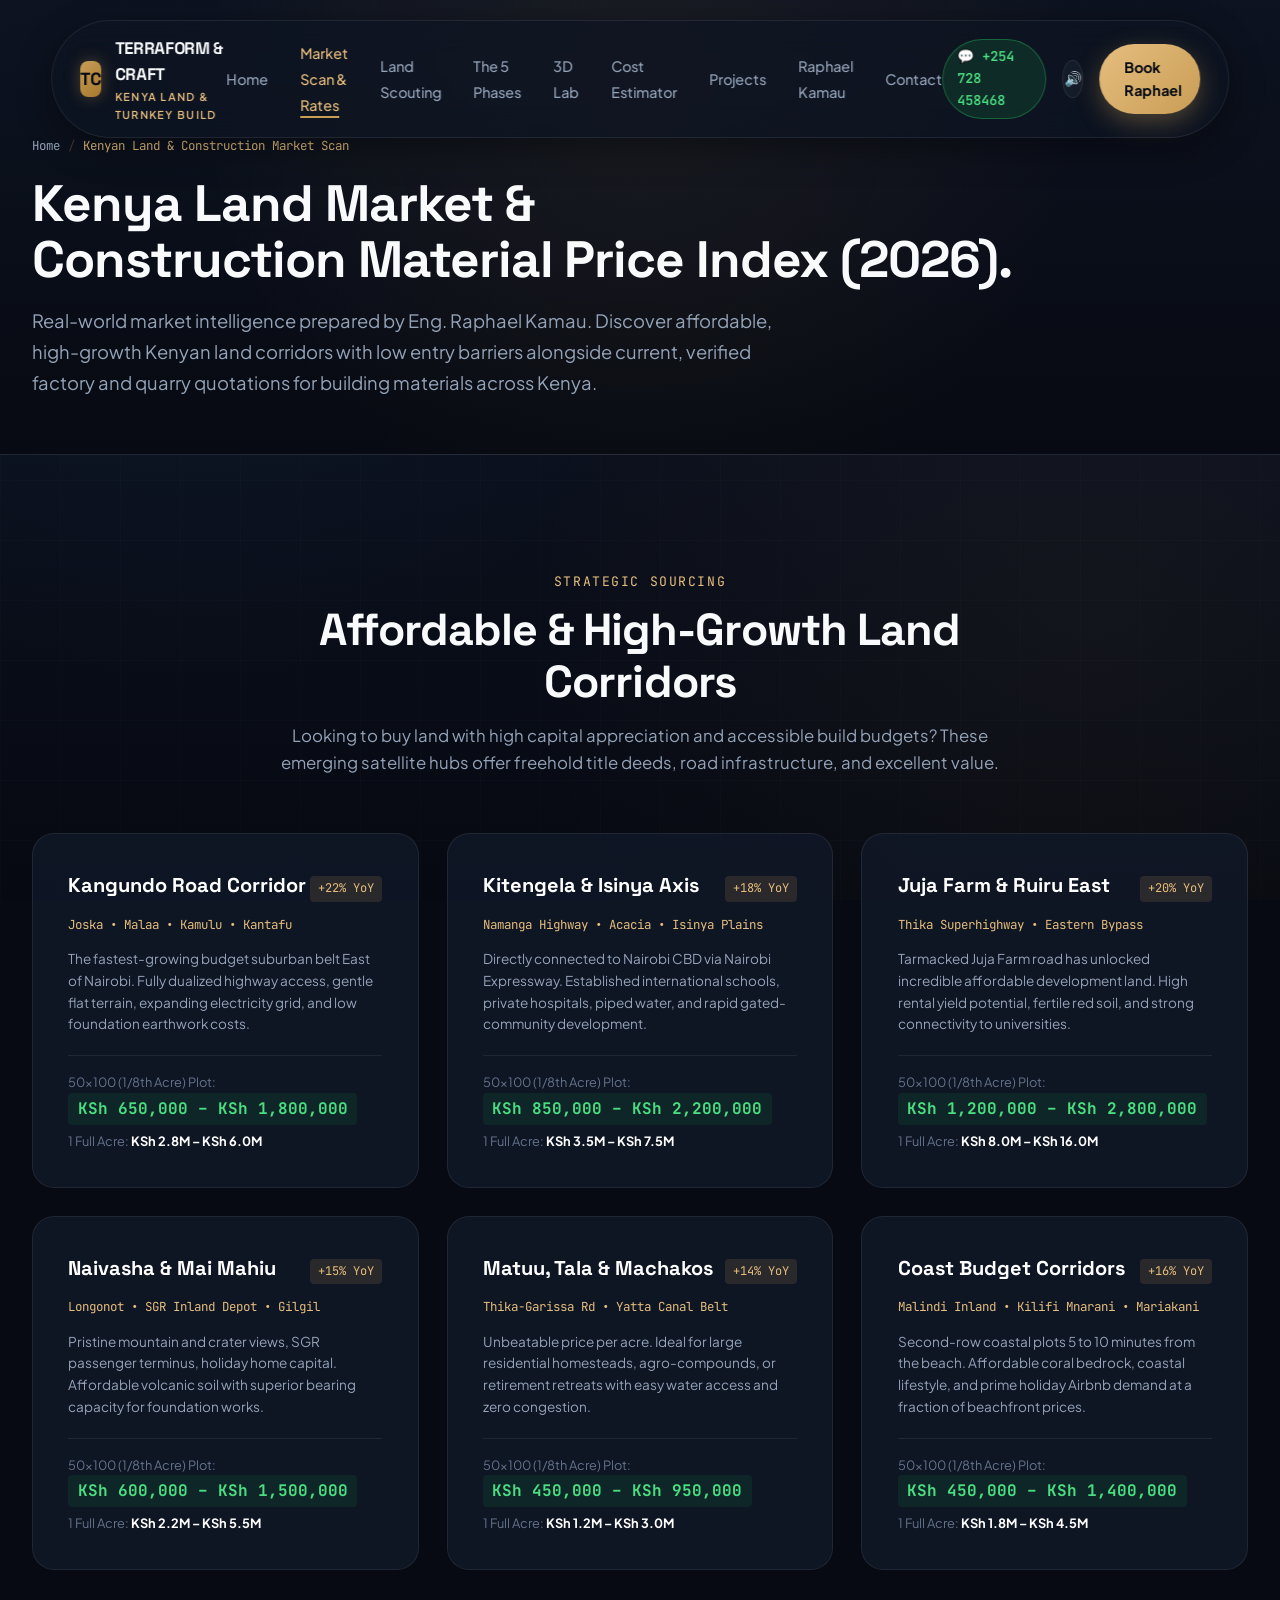
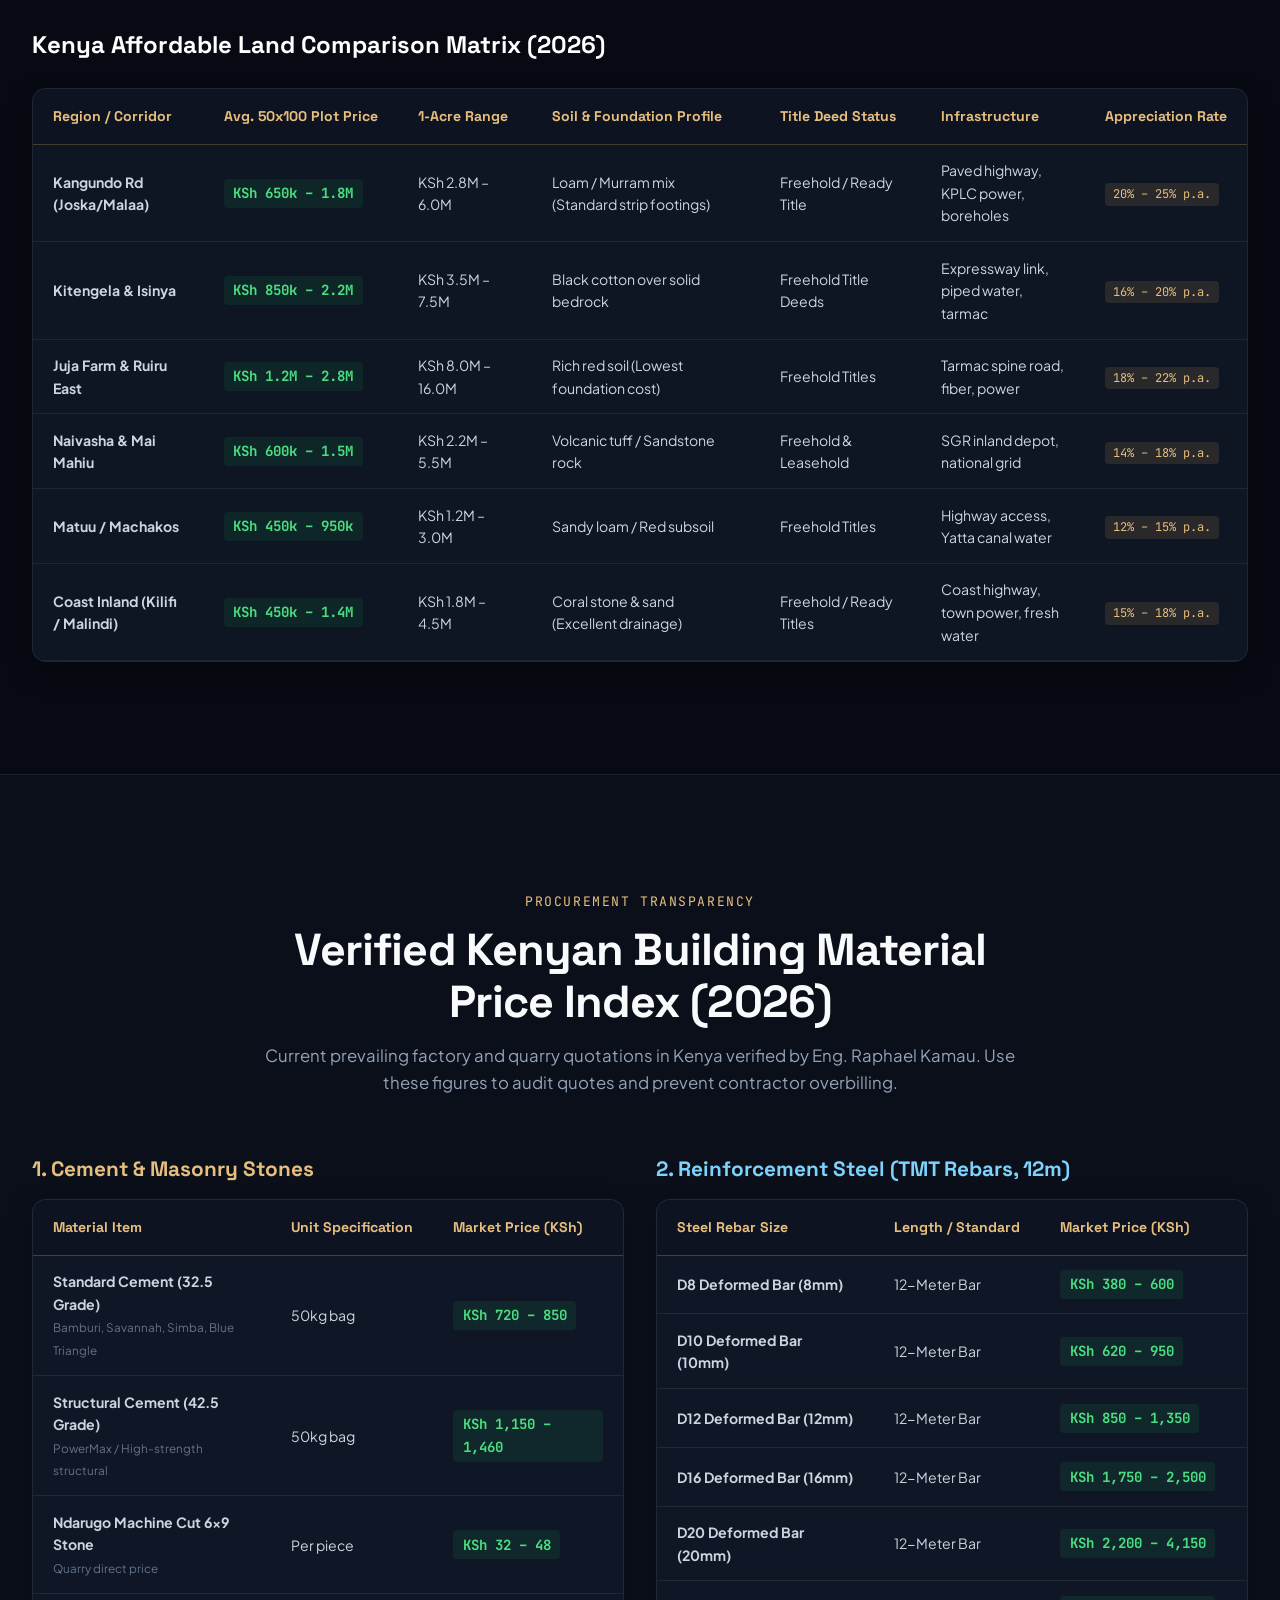
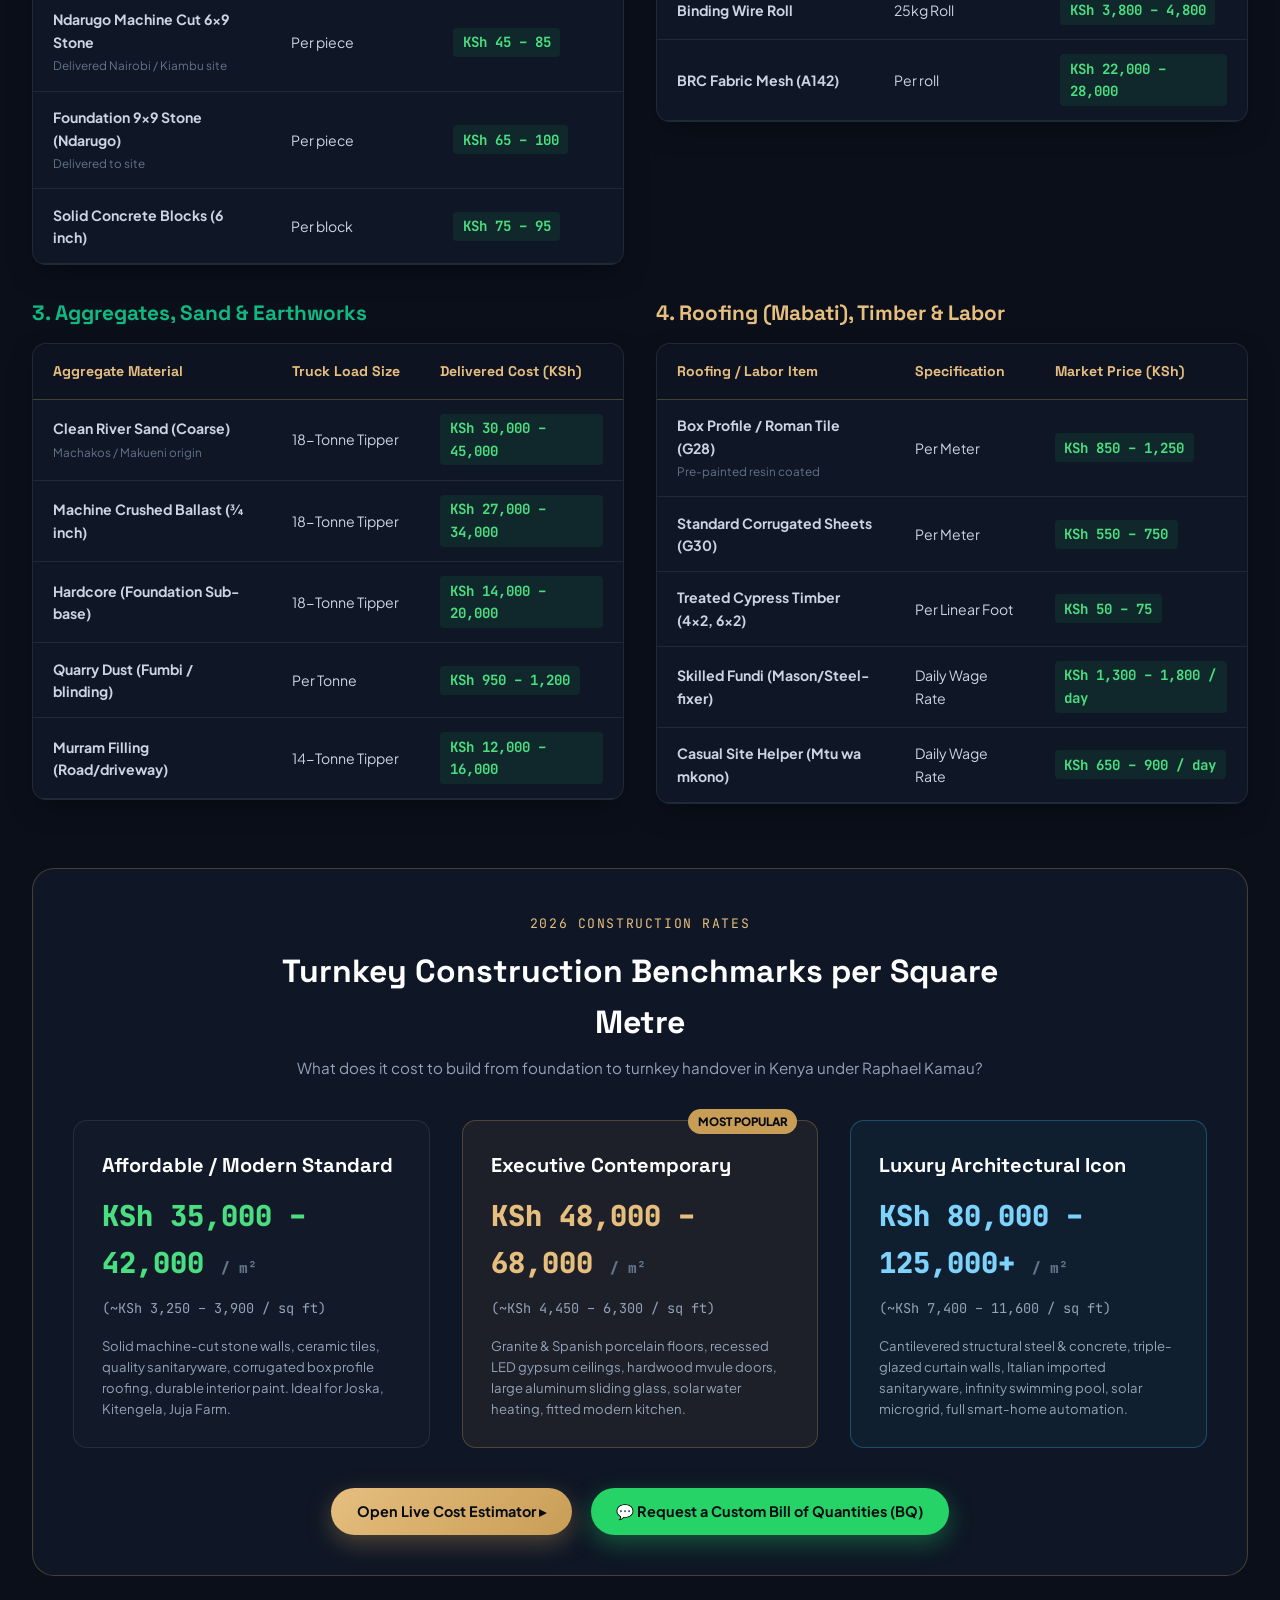
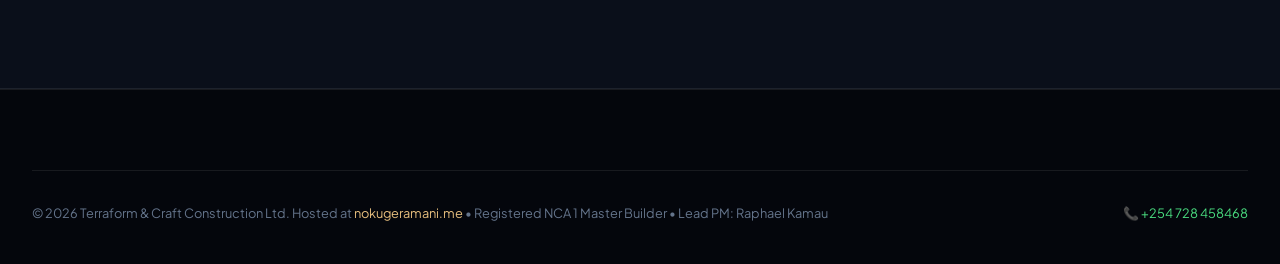
<file: market-scan.html>
<!DOCTYPE html>
<html lang="en">
<head>
  <meta charset="UTF-8">
  <meta name="viewport" content="width=device-width, initial-scale=1.0">
  <title>Kenya Land Market Scan & Construction Material Prices 2026 | Terraform & Craft • Raphael Kamau</title>
  <meta name="description" content="Comprehensive scan of affordable Kenyan land corridors (Kangundo Rd, Kitengela, Juja Farm, Naivasha) and verified 2026 construction material prices (cement, steel, Ndarugo stones, sand). Curated by Eng. Raphael Kamau.">
  <link rel="canonical" href="https://nokugeramani.me/market-scan.html">
  <link rel="icon" href="data:image/svg+xml,<svg xmlns='http://www.w3.org/2000/svg' viewBox='0 0 100 100'><text y='.9em' font-size='90'>📊</text></svg>">
  <link rel="preconnect" href="https://fonts.googleapis.com">
  <link rel="preconnect" href="https://fonts.gstatic.com" crossorigin>
  <link rel="stylesheet" href="css/style.css">
  <style>
    /* Table & Market Scan Styles */
    .market-table-wrap {
      width: 100%;
      overflow-x: auto;
      background: var(--bg-card);
      border: 1px solid var(--border-subtle);
      border-radius: var(--radius-md);
      box-shadow: var(--shadow-card);
      margin-top: 1.5rem;
    }
    .market-table {
      width: 100%;
      border-collapse: collapse;
      text-align: left;
      font-size: 0.88rem;
    }
    .market-table th {
      background: rgba(14, 20, 34, 0.95);
      color: var(--primary-light);
      font-family: var(--font-heading);
      font-weight: 700;
      padding: 1rem 1.25rem;
      border-bottom: 1px solid var(--border-gold);
      white-space: nowrap;
    }
    .market-table td {
      padding: 0.9rem 1.25rem;
      border-bottom: 1px solid var(--border-subtle);
      color: #cbd5e1;
    }
    .market-table tr:hover td {
      background: rgba(255, 255, 255, 0.02);
    }
    .price-badge {
      font-family: var(--font-mono);
      font-weight: 700;
      color: #4ade80;
      background: rgba(34, 197, 94, 0.1);
      padding: 0.2rem 0.6rem;
      border-radius: 4px;
      display: inline-block;
    }
    .growth-badge {
      font-family: var(--font-mono);
      font-size: 0.75rem;
      color: var(--primary-light);
      background: rgba(200, 157, 86, 0.15);
      padding: 0.2rem 0.5rem;
      border-radius: 4px;
    }
  </style>
</head>
<body>

  <!-- Navigation -->
  <header class="header-nav">
    <div class="brand-wrapper">
      <a href="index.html" style="display: flex; align-items: center; gap: 0.85rem;">
        <div class="brand-logo-cube">TC</div>
        <div class="brand-text">
          <span class="brand-title">TERRAFORM & CRAFT</span>
          <span class="brand-subtitle">KENYA LAND & TURNKEY BUILD</span>
        </div>
      </a>
    </div>

    <nav>
      <ul class="nav-links">
        <li><a href="index.html" class="nav-link">Home</a></li>
        <li><a href="market-scan.html" class="nav-link active-page">Market Scan & Rates</a></li>
        <li><a href="land-acquisition.html" class="nav-link">Land Scouting</a></li>
        <li><a href="services.html" class="nav-link">The 5 Phases</a></li>
        <li><a href="index.html#lab" class="nav-link">3D Lab</a></li>
        <li><a href="estimator.html" class="nav-link">Cost Estimator</a></li>
        <li><a href="projects.html" class="nav-link">Projects</a></li>
        <li><a href="raphael.html" class="nav-link">Raphael Kamau</a></li>
        <li><a href="contact.html" class="nav-link">Contact</a></li>
      </ul>
    </nav>

    <div class="nav-actions">
      <a href="https://wa.me/254728458468?text=Hello%20Raphael,%20I'm%20inquiring%20about%20your%20Kenyan%20land%20and%20material%20pricing%20scan." target="_blank" rel="noopener noreferrer" class="phone-quick-link" title="Chat directly with Raphael on WhatsApp">
        💬 +254 728 458468
      </a>
      <button id="audio-toggle-btn" class="audio-toggle-btn" title="Toggle Sound Feedback">🔊</button>
      <a href="contact.html" class="btn-primary">Book Raphael</a>
      <button class="mobile-nav-toggle" id="mobile-nav-toggle" aria-label="Toggle navigation menu" aria-expanded="false">
        <span class="hamburger-bar"></span>
        <span class="hamburger-bar"></span>
        <span class="hamburger-bar"></span>
      </button>
    </div>
  </header>

  <!-- Subpage Hero Banner -->
  <section class="subpage-hero">
    <div class="container">
      <div class="breadcrumbs">
        <a href="index.html">Home</a>
        <span class="separator">/</span>
        <span class="current">Kenyan Land & Construction Market Scan</span>
      </div>
      <h1 class="subpage-title">
        Kenya Land Market &<br>
        <span class="gradient-gold">Construction Material Price Index (2026).</span>
      </h1>
      <p class="subpage-desc">
        Real-world market intelligence prepared by Eng. Raphael Kamau. Discover affordable, high-growth Kenyan land corridors with low entry barriers alongside current, verified factory and quarry quotations for building materials across Kenya.
      </p>
    </div>
  </section>

  <!-- SECTION 1: AFFORDABLE & CHEAP LAND CORRIDORS IN KENYA -->
  <section class="section-padding">
    <div class="container">
      <div class="section-header">
        <span class="section-eyebrow">Strategic Sourcing</span>
        <h2 class="section-title">Affordable & High-Growth Land Corridors</h2>
        <p class="section-subtitle">
          Looking to buy land with high capital appreciation and accessible build budgets? These emerging satellite hubs offer freehold title deeds, road infrastructure, and excellent value.
        </p>
      </div>

      <!-- Corridor Cards Grid -->
      <div class="detail-feature-grid" style="grid-template-columns: repeat(3, 1fr);">
        
        <!-- Corridor 1: Kangundo Road -->
        <div class="detail-feature-card tilt-3d">
          <div style="display: flex; justify-content: space-between; align-items: baseline; margin-bottom: 0.5rem;">
            <h3 style="font-family: var(--font-heading); font-size: 1.25rem; color: #fff;">Kangundo Road Corridor</h3>
            <span class="growth-badge">+22% YoY</span>
          </div>
          <span style="font-size: 0.78rem; font-family: var(--font-mono); color: var(--primary-light);">Joska • Malaa • Kamulu • Kantafu</span>
          <p style="font-size: 0.85rem; color: var(--text-muted); line-height: 1.6; margin-top: 0.8rem;">
            The fastest-growing budget suburban belt East of Nairobi. Fully dualized highway access, gentle flat terrain, expanding electricity grid, and low foundation earthwork costs.
          </p>
          <div style="margin-top: 1.25rem; padding-top: 1rem; border-top: 1px solid var(--border-subtle);">
            <div style="font-size: 0.8rem; color: var(--text-dim);">50x100 (1/8th Acre) Plot:</div>
            <div class="price-badge">KSh 650,000 – KSh 1,800,000</div>
            <div style="font-size: 0.8rem; color: var(--text-dim); margin-top: 0.4rem;">1 Full Acre: <strong style="color: #fff;">KSh 2.8M – KSh 6.0M</strong></div>
          </div>
        </div>

        <!-- Corridor 2: Kitengela / Isinya -->
        <div class="detail-feature-card tilt-3d">
          <div style="display: flex; justify-content: space-between; align-items: baseline; margin-bottom: 0.5rem;">
            <h3 style="font-family: var(--font-heading); font-size: 1.25rem; color: #fff;">Kitengela & Isinya Axis</h3>
            <span class="growth-badge">+18% YoY</span>
          </div>
          <span style="font-size: 0.78rem; font-family: var(--font-mono); color: var(--primary-light);">Namanga Highway • Acacia • Isinya Plains</span>
          <p style="font-size: 0.85rem; color: var(--text-muted); line-height: 1.6; margin-top: 0.8rem;">
            Directly connected to Nairobi CBD via Nairobi Expressway. Established international schools, private hospitals, piped water, and rapid gated-community development.
          </p>
          <div style="margin-top: 1.25rem; padding-top: 1rem; border-top: 1px solid var(--border-subtle);">
            <div style="font-size: 0.8rem; color: var(--text-dim);">50x100 (1/8th Acre) Plot:</div>
            <div class="price-badge">KSh 850,000 – KSh 2,200,000</div>
            <div style="font-size: 0.8rem; color: var(--text-dim); margin-top: 0.4rem;">1 Full Acre: <strong style="color: #fff;">KSh 3.5M – KSh 7.5M</strong></div>
          </div>
        </div>

        <!-- Corridor 3: Juja Farm & Ruiru East -->
        <div class="detail-feature-card tilt-3d">
          <div style="display: flex; justify-content: space-between; align-items: baseline; margin-bottom: 0.5rem;">
            <h3 style="font-family: var(--font-heading); font-size: 1.25rem; color: #fff;">Juja Farm & Ruiru East</h3>
            <span class="growth-badge">+20% YoY</span>
          </div>
          <span style="font-size: 0.78rem; font-family: var(--font-mono); color: var(--primary-light);">Thika Superhighway • Eastern Bypass</span>
          <p style="font-size: 0.85rem; color: var(--text-muted); line-height: 1.6; margin-top: 0.8rem;">
            Tarmacked Juja Farm road has unlocked incredible affordable development land. High rental yield potential, fertile red soil, and strong connectivity to universities.
          </p>
          <div style="margin-top: 1.25rem; padding-top: 1rem; border-top: 1px solid var(--border-subtle);">
            <div style="font-size: 0.8rem; color: var(--text-dim);">50x100 (1/8th Acre) Plot:</div>
            <div class="price-badge">KSh 1,200,000 – KSh 2,800,000</div>
            <div style="font-size: 0.8rem; color: var(--text-dim); margin-top: 0.4rem;">1 Full Acre: <strong style="color: #fff;">KSh 8.0M – KSh 16.0M</strong></div>
          </div>
        </div>

        <!-- Corridor 4: Naivasha & Mai Mahiu -->
        <div class="detail-feature-card tilt-3d">
          <div style="display: flex; justify-content: space-between; align-items: baseline; margin-bottom: 0.5rem;">
            <h3 style="font-family: var(--font-heading); font-size: 1.25rem; color: #fff;">Naivasha & Mai Mahiu</h3>
            <span class="growth-badge">+15% YoY</span>
          </div>
          <span style="font-size: 0.78rem; font-family: var(--font-mono); color: var(--primary-light);">Longonot • SGR Inland Depot • Gilgil</span>
          <p style="font-size: 0.85rem; color: var(--text-muted); line-height: 1.6; margin-top: 0.8rem;">
            Pristine mountain and crater views, SGR passenger terminus, holiday home capital. Affordable volcanic soil with superior bearing capacity for foundation works.
          </p>
          <div style="margin-top: 1.25rem; padding-top: 1rem; border-top: 1px solid var(--border-subtle);">
            <div style="font-size: 0.8rem; color: var(--text-dim);">50x100 (1/8th Acre) Plot:</div>
            <div class="price-badge">KSh 600,000 – KSh 1,500,000</div>
            <div style="font-size: 0.8rem; color: var(--text-dim); margin-top: 0.4rem;">1 Full Acre: <strong style="color: #fff;">KSh 2.2M – KSh 5.5M</strong></div>
          </div>
        </div>

        <!-- Corridor 5: Matuu & Machakos -->
        <div class="detail-feature-card tilt-3d">
          <div style="display: flex; justify-content: space-between; align-items: baseline; margin-bottom: 0.5rem;">
            <h3 style="font-family: var(--font-heading); font-size: 1.25rem; color: #fff;">Matuu, Tala & Machakos</h3>
            <span class="growth-badge">+14% YoY</span>
          </div>
          <span style="font-size: 0.78rem; font-family: var(--font-mono); color: var(--primary-light);">Thika-Garissa Rd • Yatta Canal Belt</span>
          <p style="font-size: 0.85rem; color: var(--text-muted); line-height: 1.6; margin-top: 0.8rem;">
            Unbeatable price per acre. Ideal for large residential homesteads, agro-compounds, or retirement retreats with easy water access and zero congestion.
          </p>
          <div style="margin-top: 1.25rem; padding-top: 1rem; border-top: 1px solid var(--border-subtle);">
            <div style="font-size: 0.8rem; color: var(--text-dim);">50x100 (1/8th Acre) Plot:</div>
            <div class="price-badge">KSh 450,000 – KSh 950,000</div>
            <div style="font-size: 0.8rem; color: var(--text-dim); margin-top: 0.4rem;">1 Full Acre: <strong style="color: #fff;">KSh 1.2M – KSh 3.0M</strong></div>
          </div>
        </div>

        <!-- Corridor 6: Coast Budget Corridors -->
        <div class="detail-feature-card tilt-3d">
          <div style="display: flex; justify-content: space-between; align-items: baseline; margin-bottom: 0.5rem;">
            <h3 style="font-family: var(--font-heading); font-size: 1.25rem; color: #fff;">Coast Budget Corridors</h3>
            <span class="growth-badge">+16% YoY</span>
          </div>
          <span style="font-size: 0.78rem; font-family: var(--font-mono); color: var(--primary-light);">Malindi Inland • Kilifi Mnarani • Mariakani</span>
          <p style="font-size: 0.85rem; color: var(--text-muted); line-height: 1.6; margin-top: 0.8rem;">
            Second-row coastal plots 5 to 10 minutes from the beach. Affordable coral bedrock, coastal lifestyle, and prime holiday Airbnb demand at a fraction of beachfront prices.
          </p>
          <div style="margin-top: 1.25rem; padding-top: 1rem; border-top: 1px solid var(--border-subtle);">
            <div style="font-size: 0.8rem; color: var(--text-dim);">50x100 (1/8th Acre) Plot:</div>
            <div class="price-badge">KSh 450,000 – KSh 1,400,000</div>
            <div style="font-size: 0.8rem; color: var(--text-dim); margin-top: 0.4rem;">1 Full Acre: <strong style="color: #fff;">KSh 1.8M – KSh 4.5M</strong></div>
          </div>
        </div>

      </div>

      <!-- Comparison Matrix Table -->
      <div style="margin-top: 3.5rem;">
        <h3 style="font-family: var(--font-heading); font-size: 1.5rem; color: #fff; margin-bottom: 1rem;">
          Kenya Affordable Land Comparison Matrix (2026)
        </h3>
        <div class="market-table-wrap">
          <table class="market-table">
            <thead>
              <tr>
                <th>Region / Corridor</th>
                <th>Avg. 50x100 Plot Price</th>
                <th>1-Acre Range</th>
                <th>Soil & Foundation Profile</th>
                <th>Title Deed Status</th>
                <th>Infrastructure</th>
                <th>Appreciation Rate</th>
              </tr>
            </thead>
            <tbody>
              <tr>
                <td><strong>Kangundo Rd (Joska/Malaa)</strong></td>
                <td><span class="price-badge">KSh 650k – 1.8M</span></td>
                <td>KSh 2.8M – 6.0M</td>
                <td>Loam / Murram mix (Standard strip footings)</td>
                <td>Freehold / Ready Title</td>
                <td>Paved highway, KPLC power, boreholes</td>
                <td><span class="growth-badge">20% – 25% p.a.</span></td>
              </tr>
              <tr>
                <td><strong>Kitengela & Isinya</strong></td>
                <td><span class="price-badge">KSh 850k – 2.2M</span></td>
                <td>KSh 3.5M – 7.5M</td>
                <td>Black cotton over solid bedrock</td>
                <td>Freehold Title Deeds</td>
                <td>Expressway link, piped water, tarmac</td>
                <td><span class="growth-badge">16% – 20% p.a.</span></td>
              </tr>
              <tr>
                <td><strong>Juja Farm & Ruiru East</strong></td>
                <td><span class="price-badge">KSh 1.2M – 2.8M</span></td>
                <td>KSh 8.0M – 16.0M</td>
                <td>Rich red soil (Lowest foundation cost)</td>
                <td>Freehold Titles</td>
                <td>Tarmac spine road, fiber, power</td>
                <td><span class="growth-badge">18% – 22% p.a.</span></td>
              </tr>
              <tr>
                <td><strong>Naivasha & Mai Mahiu</strong></td>
                <td><span class="price-badge">KSh 600k – 1.5M</span></td>
                <td>KSh 2.2M – 5.5M</td>
                <td>Volcanic tuff / Sandstone rock</td>
                <td>Freehold & Leasehold</td>
                <td>SGR inland depot, national grid</td>
                <td><span class="growth-badge">14% – 18% p.a.</span></td>
              </tr>
              <tr>
                <td><strong>Matuu / Machakos</strong></td>
                <td><span class="price-badge">KSh 450k – 950k</span></td>
                <td>KSh 1.2M – 3.0M</td>
                <td>Sandy loam / Red subsoil</td>
                <td>Freehold Titles</td>
                <td>Highway access, Yatta canal water</td>
                <td><span class="growth-badge">12% – 15% p.a.</span></td>
              </tr>
              <tr>
                <td><strong>Coast Inland (Kilifi / Malindi)</strong></td>
                <td><span class="price-badge">KSh 450k – 1.4M</span></td>
                <td>KSh 1.8M – 4.5M</td>
                <td>Coral stone & sand (Excellent drainage)</td>
                <td>Freehold / Ready Titles</td>
                <td>Coast highway, town power, fresh water</td>
                <td><span class="growth-badge">15% – 18% p.a.</span></td>
              </tr>
            </tbody>
          </table>
        </div>
      </div>

    </div>
  </section>

  <!-- SECTION 2: KENYAN CONSTRUCTION MATERIAL QUOTATIONS INDEX -->
  <section class="section-padding" style="background: rgba(14, 20, 34, 0.5); border-top: 1px solid var(--border-subtle); border-bottom: 1px solid var(--border-subtle);">
    <div class="container">
      <div class="section-header">
        <span class="section-eyebrow">Procurement Transparency</span>
        <h2 class="section-title">Verified Kenyan Building Material Price Index (2026)</h2>
        <p class="section-subtitle">
          Current prevailing factory and quarry quotations in Kenya verified by Eng. Raphael Kamau. Use these figures to audit quotes and prevent contractor overbilling.
        </p>
      </div>

      <div style="display: grid; grid-template-columns: repeat(2, 1fr); gap: 2rem;">
        
        <!-- Category 1: Cement & Masonry Stones -->
        <div>
          <h3 style="font-family: var(--font-heading); font-size: 1.3rem; color: var(--primary-light); margin-bottom: 0.8rem;">
            1. Cement & Masonry Stones
          </h3>
          <div class="market-table-wrap" style="margin-top: 0;">
            <table class="market-table">
              <thead>
                <tr>
                  <th>Material Item</th>
                  <th>Unit Specification</th>
                  <th>Market Price (KSh)</th>
                </tr>
              </thead>
              <tbody>
                <tr>
                  <td><strong>Standard Cement (32.5 Grade)</strong><br><small style="color: var(--text-dim);">Bamburi, Savannah, Simba, Blue Triangle</small></td>
                  <td>50kg bag</td>
                  <td><span class="price-badge">KSh 720 – 850</span></td>
                </tr>
                <tr>
                  <td><strong>Structural Cement (42.5 Grade)</strong><br><small style="color: var(--text-dim);">PowerMax / High-strength structural</small></td>
                  <td>50kg bag</td>
                  <td><span class="price-badge">KSh 1,150 – 1,460</span></td>
                </tr>
                <tr>
                  <td><strong>Ndarugo Machine Cut 6x9 Stone</strong><br><small style="color: var(--text-dim);">Quarry direct price</small></td>
                  <td>Per piece</td>
                  <td><span class="price-badge">KSh 32 – 48</span></td>
                </tr>
                <tr>
                  <td><strong>Ndarugo Machine Cut 6x9 Stone</strong><br><small style="color: var(--text-dim);">Delivered Nairobi / Kiambu site</small></td>
                  <td>Per piece</td>
                  <td><span class="price-badge">KSh 45 – 85</span></td>
                </tr>
                <tr>
                  <td><strong>Foundation 9x9 Stone (Ndarugo)</strong><br><small style="color: var(--text-dim);">Delivered to site</small></td>
                  <td>Per piece</td>
                  <td><span class="price-badge">KSh 65 – 100</span></td>
                </tr>
                <tr>
                  <td><strong>Solid Concrete Blocks (6 inch)</strong></td>
                  <td>Per block</td>
                  <td><span class="price-badge">KSh 75 – 95</span></td>
                </tr>
              </tbody>
            </table>
          </div>
        </div>

        <!-- Category 2: Reinforcement Steel Rebars (TMT) -->
        <div>
          <h3 style="font-family: var(--font-heading); font-size: 1.3rem; color: var(--blueprint-light); margin-bottom: 0.8rem;">
            2. Reinforcement Steel (TMT Rebars, 12m)
          </h3>
          <div class="market-table-wrap" style="margin-top: 0;">
            <table class="market-table">
              <thead>
                <tr>
                  <th>Steel Rebar Size</th>
                  <th>Length / Standard</th>
                  <th>Market Price (KSh)</th>
                </tr>
              </thead>
              <tbody>
                <tr>
                  <td><strong>D8 Deformed Bar (8mm)</strong></td>
                  <td>12-Meter Bar</td>
                  <td><span class="price-badge">KSh 380 – 600</span></td>
                </tr>
                <tr>
                  <td><strong>D10 Deformed Bar (10mm)</strong></td>
                  <td>12-Meter Bar</td>
                  <td><span class="price-badge">KSh 620 – 950</span></td>
                </tr>
                <tr>
                  <td><strong>D12 Deformed Bar (12mm)</strong></td>
                  <td>12-Meter Bar</td>
                  <td><span class="price-badge">KSh 850 – 1,350</span></td>
                </tr>
                <tr>
                  <td><strong>D16 Deformed Bar (16mm)</strong></td>
                  <td>12-Meter Bar</td>
                  <td><span class="price-badge">KSh 1,750 – 2,500</span></td>
                </tr>
                <tr>
                  <td><strong>D20 Deformed Bar (20mm)</strong></td>
                  <td>12-Meter Bar</td>
                  <td><span class="price-badge">KSh 2,200 – 4,150</span></td>
                </tr>
                <tr>
                  <td><strong>Binding Wire Roll</strong></td>
                  <td>25kg Roll</td>
                  <td><span class="price-badge">KSh 3,800 – 4,800</span></td>
                </tr>
                <tr>
                  <td><strong>BRC Fabric Mesh (A142)</strong></td>
                  <td>Per roll</td>
                  <td><span class="price-badge">KSh 22,000 – 28,000</span></td>
                </tr>
              </tbody>
            </table>
          </div>
        </div>

        <!-- Category 3: Sand, Ballast & Earthworks -->
        <div>
          <h3 style="font-family: var(--font-heading); font-size: 1.3rem; color: var(--emerald); margin-bottom: 0.8rem;">
            3. Aggregates, Sand & Earthworks
          </h3>
          <div class="market-table-wrap" style="margin-top: 0;">
            <table class="market-table">
              <thead>
                <tr>
                  <th>Aggregate Material</th>
                  <th>Truck Load Size</th>
                  <th>Delivered Cost (KSh)</th>
                </tr>
              </thead>
              <tbody>
                <tr>
                  <td><strong>Clean River Sand (Coarse)</strong><br><small style="color: var(--text-dim);">Machakos / Makueni origin</small></td>
                  <td>18-Tonne Tipper</td>
                  <td><span class="price-badge">KSh 30,000 – 45,000</span></td>
                </tr>
                <tr>
                  <td><strong>Machine Crushed Ballast (¾ inch)</strong></td>
                  <td>18-Tonne Tipper</td>
                  <td><span class="price-badge">KSh 27,000 – 34,000</span></td>
                </tr>
                <tr>
                  <td><strong>Hardcore (Foundation Sub-base)</strong></td>
                  <td>18-Tonne Tipper</td>
                  <td><span class="price-badge">KSh 14,000 – 20,000</span></td>
                </tr>
                <tr>
                  <td><strong>Quarry Dust (Fumbi / blinding)</strong></td>
                  <td>Per Tonne</td>
                  <td><span class="price-badge">KSh 950 – 1,200</span></td>
                </tr>
                <tr>
                  <td><strong>Murram Filling (Road/driveway)</strong></td>
                  <td>14-Tonne Tipper</td>
                  <td><span class="price-badge">KSh 12,000 – 16,000</span></td>
                </tr>
              </tbody>
            </table>
          </div>
        </div>

        <!-- Category 4: Roofing & Timber -->
        <div>
          <h3 style="font-family: var(--font-heading); font-size: 1.3rem; color: var(--primary-light); margin-bottom: 0.8rem;">
            4. Roofing (Mabati), Timber & Labor
          </h3>
          <div class="market-table-wrap" style="margin-top: 0;">
            <table class="market-table">
              <thead>
                <tr>
                  <th>Roofing / Labor Item</th>
                  <th>Specification</th>
                  <th>Market Price (KSh)</th>
                </tr>
              </thead>
              <tbody>
                <tr>
                  <td><strong>Box Profile / Roman Tile (G28)</strong><br><small style="color: var(--text-dim);">Pre-painted resin coated</small></td>
                  <td>Per Meter</td>
                  <td><span class="price-badge">KSh 850 – 1,250</span></td>
                </tr>
                <tr>
                  <td><strong>Standard Corrugated Sheets (G30)</strong></td>
                  <td>Per Meter</td>
                  <td><span class="price-badge">KSh 550 – 750</span></td>
                </tr>
                <tr>
                  <td><strong>Treated Cypress Timber (4x2, 6x2)</strong></td>
                  <td>Per Linear Foot</td>
                  <td><span class="price-badge">KSh 50 – 75</span></td>
                </tr>
                <tr>
                  <td><strong>Skilled Fundi (Mason/Steel-fixer)</strong></td>
                  <td>Daily Wage Rate</td>
                  <td><span class="price-badge">KSh 1,300 – 1,800 / day</span></td>
                </tr>
                <tr>
                  <td><strong>Casual Site Helper (Mtu wa mkono)</strong></td>
                  <td>Daily Wage Rate</td>
                  <td><span class="price-badge">KSh 650 – 900 / day</span></td>
                </tr>
              </tbody>
            </table>
          </div>
        </div>

      </div>

      <!-- SECTION 3: TURNKEY SQUARE METRE BENCHMARKS IN KENYA -->
      <div style="margin-top: 4rem; background: var(--bg-card); border: 1px solid var(--border-gold); border-radius: var(--radius-lg); padding: 2.5rem;">
        <div style="text-align: center; max-width: 760px; margin: 0 auto 2.5rem auto;">
          <span class="section-eyebrow">2026 Construction Rates</span>
          <h3 style="font-family: var(--font-heading); font-size: 2rem; color: #fff; margin-bottom: 0.5rem;">
            Turnkey Construction Benchmarks per Square Metre
          </h3>
          <p style="font-size: 0.95rem; color: var(--text-muted);">
            What does it cost to build from foundation to turnkey handover in Kenya under Raphael Kamau?
          </p>
        </div>

        <div style="display: grid; grid-template-columns: repeat(3, 1fr); gap: 2rem;">
          <div style="background: rgba(255, 255, 255, 0.02); border: 1px solid var(--border-subtle); border-radius: var(--radius-md); padding: 1.75rem;">
            <h4 style="font-family: var(--font-heading); font-size: 1.25rem; color: #fff; margin-bottom: 0.4rem;">Affordable / Modern Standard</h4>
            <div style="font-size: 1.8rem; font-family: var(--font-mono); font-weight: 800; color: #4ade80; margin: 0.75rem 0;">
              KSh 35,000 – 42,000 <span style="font-size: 0.9rem; color: var(--text-dim);">/ m²</span>
            </div>
            <div style="font-size: 0.85rem; font-family: var(--font-mono); color: var(--text-muted); margin-bottom: 1rem;">
              (~KSh 3,250 – 3,900 / sq ft)
            </div>
            <p style="font-size: 0.82rem; color: var(--text-muted); line-height: 1.6;">
              Solid machine-cut stone walls, ceramic tiles, quality sanitaryware, corrugated box profile roofing, durable interior paint. Ideal for Joska, Kitengela, Juja Farm.
            </p>
          </div>

          <div style="background: rgba(200, 157, 86, 0.08); border: 1px solid var(--border-gold); border-radius: var(--radius-md); padding: 1.75rem; position: relative;">
            <span style="position: absolute; top: -12px; right: 20px; background: var(--primary); color: #070a12; font-size: 0.72rem; font-weight: 800; padding: 0.2rem 0.6rem; border-radius: var(--radius-full);">MOST POPULAR</span>
            <h4 style="font-family: var(--font-heading); font-size: 1.25rem; color: #fff; margin-bottom: 0.4rem;">Executive Contemporary</h4>
            <div style="font-size: 1.8rem; font-family: var(--font-mono); font-weight: 800; color: var(--primary-light); margin: 0.75rem 0;">
              KSh 48,000 – 68,000 <span style="font-size: 0.9rem; color: var(--text-dim);">/ m²</span>
            </div>
            <div style="font-size: 0.85rem; font-family: var(--font-mono); color: var(--text-muted); margin-bottom: 1rem;">
              (~KSh 4,450 – 6,300 / sq ft)
            </div>
            <p style="font-size: 0.82rem; color: var(--text-muted); line-height: 1.6;">
              Granite & Spanish porcelain floors, recessed LED gypsum ceilings, hardwood mvule doors, large aluminum sliding glass, solar water heating, fitted modern kitchen.
            </p>
          </div>

          <div style="background: rgba(56, 189, 248, 0.05); border: 1px solid var(--border-blueprint); border-radius: var(--radius-md); padding: 1.75rem;">
            <h4 style="font-family: var(--font-heading); font-size: 1.25rem; color: #fff; margin-bottom: 0.4rem;">Luxury Architectural Icon</h4>
            <div style="font-size: 1.8rem; font-family: var(--font-mono); font-weight: 800; color: var(--blueprint-light); margin: 0.75rem 0;">
              KSh 80,000 – 125,000+ <span style="font-size: 0.9rem; color: var(--text-dim);">/ m²</span>
            </div>
            <div style="font-size: 0.85rem; font-family: var(--font-mono); color: var(--text-muted); margin-bottom: 1rem;">
              (~KSh 7,400 – 11,600 / sq ft)
            </div>
            <p style="font-size: 0.82rem; color: var(--text-muted); line-height: 1.6;">
              Cantilevered structural steel & concrete, triple-glazed curtain walls, Italian imported sanitaryware, infinity swimming pool, solar microgrid, full smart-home automation.
            </p>
          </div>
        </div>

        <div style="text-align: center; margin-top: 2.5rem;">
          <a href="estimator.html" class="btn-primary" style="margin-right: 1rem;">
            Open Live Cost Estimator ▸
          </a>
          <a href="https://wa.me/254728458468?text=Hello%20Raphael,%20please%20send%20me%20a%20detailed%20bill%20of%20quantities%20(BQ)%20quotation." target="_blank" rel="noopener noreferrer" class="btn-whatsapp" title="Request BQ Quotation on WhatsApp">
            💬 Request a Custom Bill of Quantities (BQ)
          </a>
        </div>
      </div>

    </div>
  </section>

  <!-- Footer -->
  <footer class="site-footer">
    <div class="container">
      <div class="footer-bottom-bar">
        <span>&copy; 2026 Terraform & Craft Construction Ltd. Hosted at <a href="https://nokugeramani.me" style="color: var(--primary-light);">nokugeramani.me</a> • Registered NCA 1 Master Builder • Lead PM: Raphael Kamau</span>
        <a href="tel:+254728458468" style="color: #4ade80;">📞 +254 728 458468</a>
      </div>
    </div>
  </footer>

  <script src="js/app.js"></script>
</body>
</html>
</file>
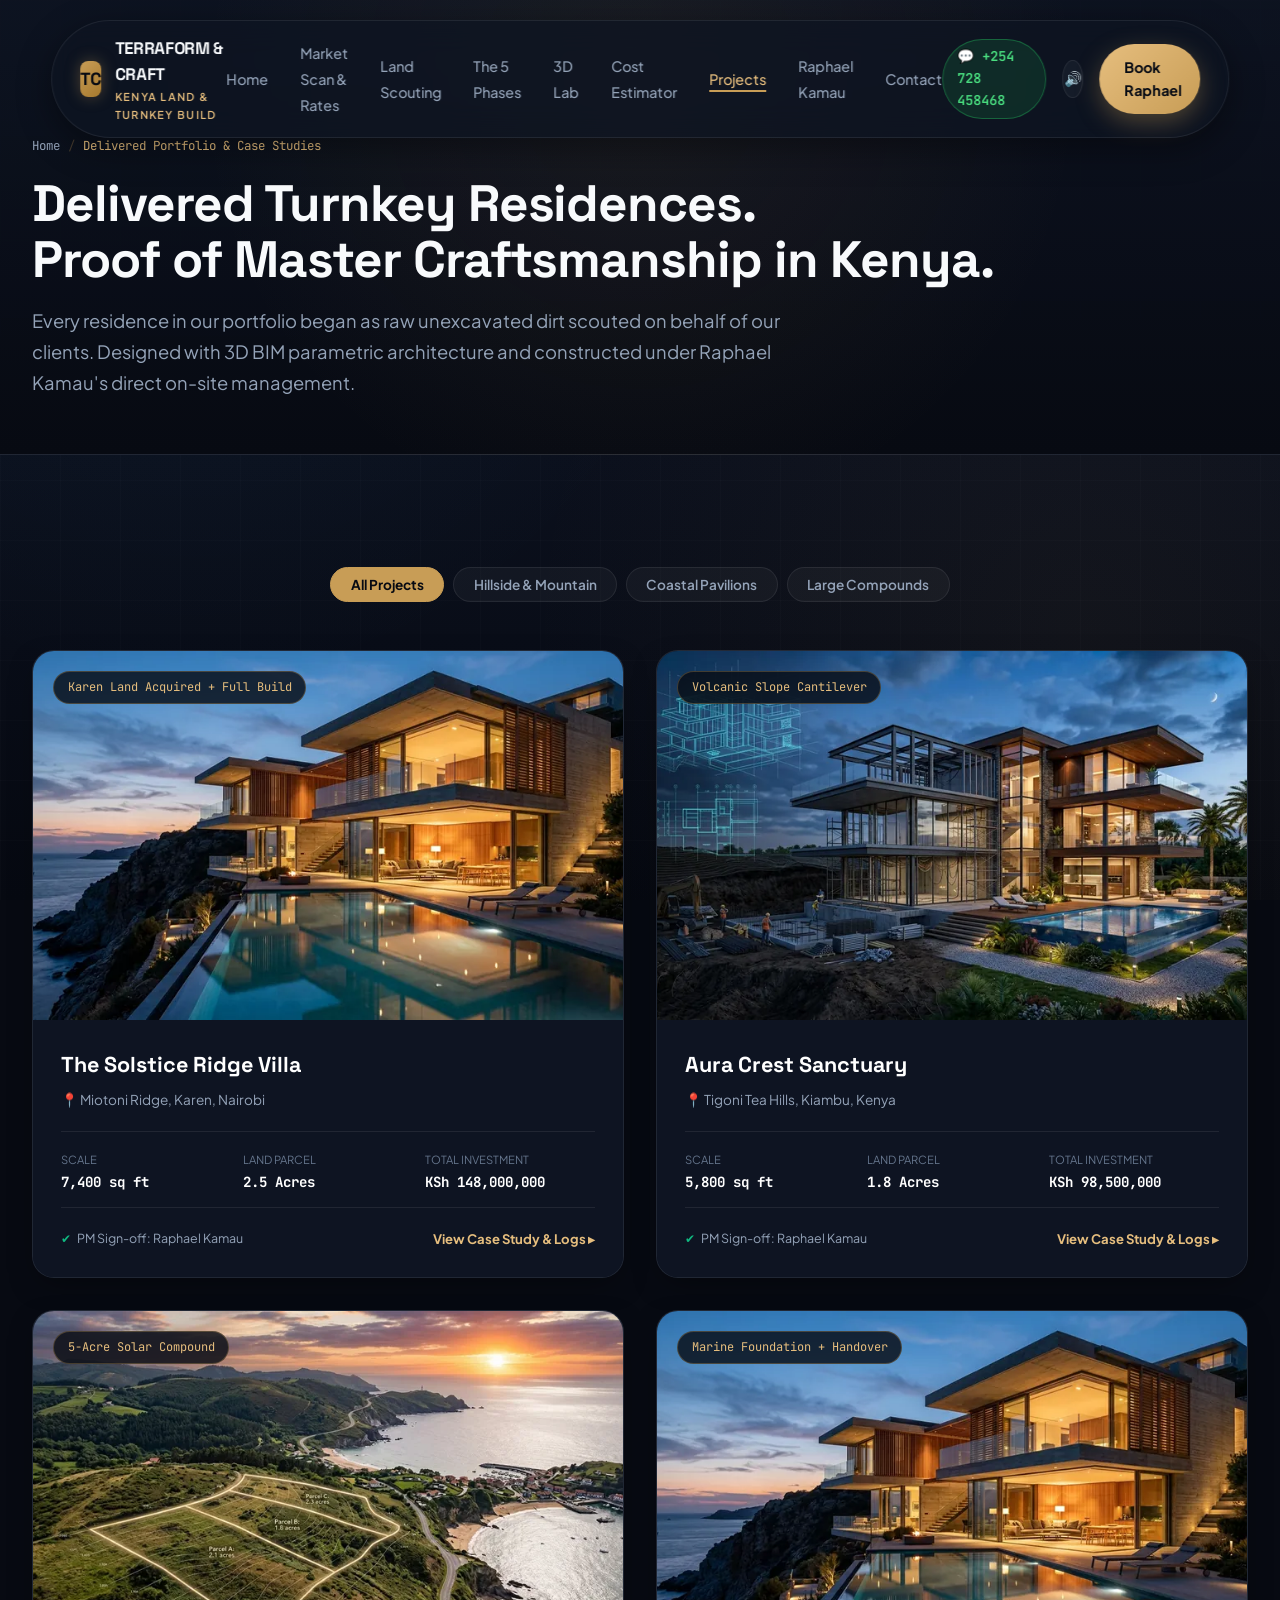
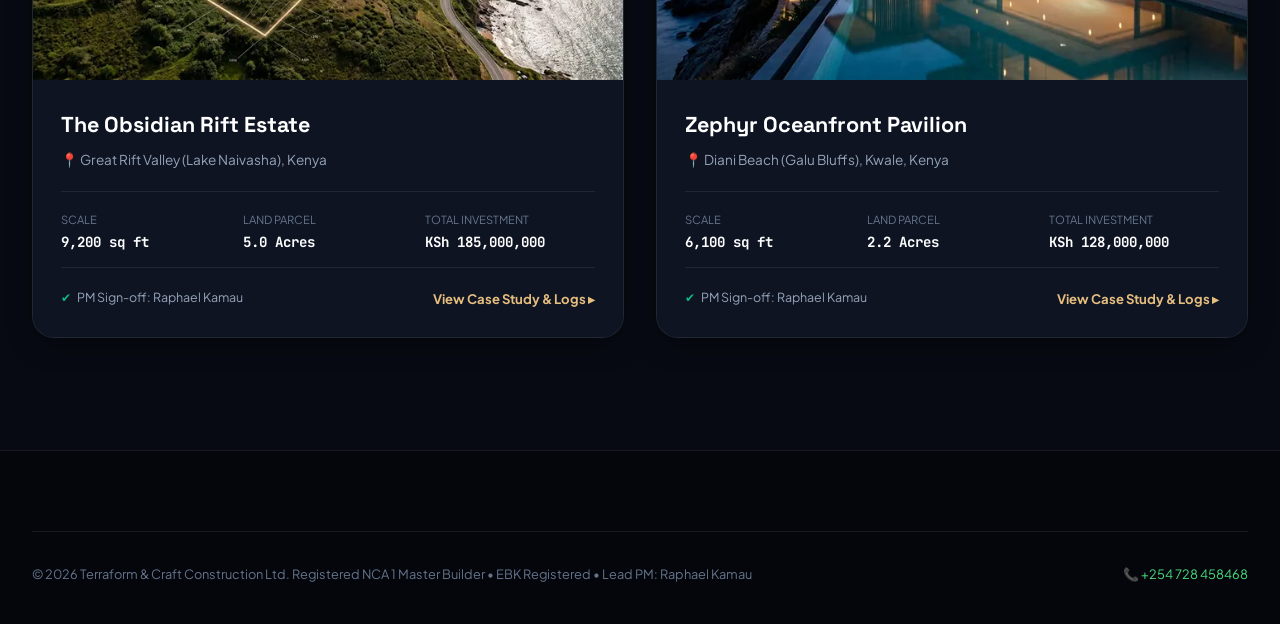
<file: projects.html>
<!DOCTYPE html>
<html lang="en">
<head>
  <meta charset="UTF-8">
  <meta name="viewport" content="width=device-width, initial-scale=1.0">
  <title>Architectural Projects Portfolio | Terraform & Craft • Raphael Kamau (Kenya)</title>
  <meta name="description" content="Explore signature turnkey residences delivered across Kenya by Raphael Kamau. From Karen luxury villas and Tigoni hillside sanctuaries to Diani beachfront pavilions.">
  <link rel="icon" href="data:image/svg+xml,<svg xmlns='http://www.w3.org/2000/svg' viewBox='0 0 100 100'><text y='.9em' font-size='90'>🏛️</text></svg>">
  <link rel="preconnect" href="https://fonts.googleapis.com">
  <link rel="preconnect" href="https://fonts.gstatic.com" crossorigin>
  <link rel="stylesheet" href="css/style.css">
</head>
<body>

  <!-- Navigation -->
  <header class="header-nav">
    <div class="brand-wrapper">
      <a href="index.html" style="display: flex; align-items: center; gap: 0.85rem;">
        <div class="brand-logo-cube">TC</div>
        <div class="brand-text">
          <span class="brand-title">TERRAFORM & CRAFT</span>
          <span class="brand-subtitle">KENYA LAND & TURNKEY BUILD</span>
        </div>
      </a>
    </div>

    <nav>
      <ul class="nav-links">
        <li><a href="index.html" class="nav-link">Home</a></li>
        <li><a href="market-scan.html" class="nav-link">Market Scan & Rates</a></li>
        <li><a href="land-acquisition.html" class="nav-link">Land Scouting</a></li>
        <li><a href="services.html" class="nav-link">The 5 Phases</a></li>
        <li><a href="index.html#lab" class="nav-link">3D Lab</a></li>
        <li><a href="estimator.html" class="nav-link">Cost Estimator</a></li>
        <li><a href="projects.html" class="nav-link active-page">Projects</a></li>
        <li><a href="raphael.html" class="nav-link">Raphael Kamau</a></li>
        <li><a href="contact.html" class="nav-link">Contact</a></li>
      </ul>
    </nav>

    <div class="nav-actions">
      <a href="https://wa.me/254728458468?text=Hello%20Raphael,%20I'm%20inquiring%20about%20your%20completed%20projects%20in%20Kenya." target="_blank" rel="noopener noreferrer" class="phone-quick-link" title="Chat directly with Raphael on WhatsApp">
        💬 +254 728 458468
      </a>
      <button id="audio-toggle-btn" class="audio-toggle-btn" title="Toggle Sound Feedback">🔊</button>
      <a href="contact.html" class="btn-primary">Book Raphael</a>
      <button class="mobile-nav-toggle" id="mobile-nav-toggle" aria-label="Toggle navigation menu" aria-expanded="false">
        <span class="hamburger-bar"></span>
        <span class="hamburger-bar"></span>
        <span class="hamburger-bar"></span>
      </button>
    </div>
  </header>

  <!-- Subpage Hero Banner -->
  <section class="subpage-hero">
    <div class="container">
      <div class="breadcrumbs">
        <a href="index.html">Home</a>
        <span class="separator">/</span>
        <span class="current">Delivered Portfolio & Case Studies</span>
      </div>
      <h1 class="subpage-title">
        Delivered Turnkey Residences.<br>
        <span class="gradient-gold">Proof of Master Craftsmanship in Kenya.</span>
      </h1>
      <p class="subpage-desc">
        Every residence in our portfolio began as raw unexcavated dirt scouted on behalf of our clients. Designed with 3D BIM parametric architecture and constructed under Raphael Kamau's direct on-site management.
      </p>
    </div>
  </section>

  <!-- Filter & Project Gallery -->
  <section class="section-padding">
    <div class="container">
      
      <!-- Filter Bar -->
      <div class="filter-bar">
        <button class="filter-pill active" data-filter="all">All Projects</button>
        <button class="filter-pill" data-filter="hillside">Hillside & Mountain</button>
        <button class="filter-pill" data-filter="coastal">Coastal Pavilions</button>
        <button class="filter-pill" data-filter="land">Large Compounds</button>
      </div>

      <!-- Projects Grid -->
      <div class="projects-grid">
        
        <!-- Project 1 -->
        <div class="project-card tilt-3d" data-category="coastal hillside" data-project-id="solstice">
          <div class="project-thumbnail-wrapper">
            <picture>
              <source type="image/webp"
                srcset="assets/images/luxury-villa-480w.webp 480w,
                        assets/images/luxury-villa-800w.webp 800w,
                        assets/images/luxury-villa.webp 1376w"
                sizes="(max-width: 768px) 100vw, 600px">
              <img src="assets/images/luxury-villa.jpg" alt="The Solstice Ridge Villa - Karen, Nairobi" width="1376" height="768" loading="lazy" decoding="async">
            </picture>
            <span class="project-tag-pill">Karen Land Acquired + Full Build</span>
          </div>
          <div class="project-content-block">
            <h3 class="project-title">The Solstice Ridge Villa</h3>
            <span class="project-location">📍 Miotoni Ridge, Karen, Nairobi</span>
            
            <div class="project-metrics-row">
              <div class="metric-col">
                <small>Scale</small>
                <strong>7,400 sq ft</strong>
              </div>
              <div class="metric-col">
                <small>Land Parcel</small>
                <strong>2.5 Acres</strong>
              </div>
              <div class="metric-col">
                <small>Total Investment</small>
                <strong>KSh 148,000,000</strong>
              </div>
            </div>

            <div class="project-card-footer">
              <span class="pm-stamp"><span class="check">✔</span> PM Sign-off: Raphael Kamau</span>
              <span class="view-case-study">View Case Study & Logs ▸</span>
            </div>
          </div>
        </div>

        <!-- Project 2 -->
        <div class="project-card tilt-3d" data-category="hillside" data-project-id="auracrest">
          <div class="project-thumbnail-wrapper">
            <picture>
              <source type="image/webp"
                srcset="assets/images/plan-to-finish-480w.webp 480w,
                        assets/images/plan-to-finish-800w.webp 800w,
                        assets/images/plan-to-finish.webp 1376w"
                sizes="(max-width: 768px) 100vw, 600px">
              <img src="assets/images/plan-to-finish.jpg" alt="Aura Crest Sanctuary - Tigoni, Kiambu" width="1376" height="768" loading="lazy" decoding="async">
            </picture>
            <span class="project-tag-pill">Volcanic Slope Cantilever</span>
          </div>
          <div class="project-content-block">
            <h3 class="project-title">Aura Crest Sanctuary</h3>
            <span class="project-location">📍 Tigoni Tea Hills, Kiambu, Kenya</span>
            
            <div class="project-metrics-row">
              <div class="metric-col">
                <small>Scale</small>
                <strong>5,800 sq ft</strong>
              </div>
              <div class="metric-col">
                <small>Land Parcel</small>
                <strong>1.8 Acres</strong>
              </div>
              <div class="metric-col">
                <small>Total Investment</small>
                <strong>KSh 98,500,000</strong>
              </div>
            </div>

            <div class="project-card-footer">
              <span class="pm-stamp"><span class="check">✔</span> PM Sign-off: Raphael Kamau</span>
              <span class="view-case-study">View Case Study & Logs ▸</span>
            </div>
          </div>
        </div>

        <!-- Project 3 -->
        <div class="project-card tilt-3d" data-category="land" data-project-id="obsidian">
          <div class="project-thumbnail-wrapper">
            <picture>
              <source type="image/webp"
                srcset="assets/images/land-acquisition-480w.webp 480w,
                        assets/images/land-acquisition-800w.webp 800w,
                        assets/images/land-acquisition.webp 1376w"
                sizes="(max-width: 768px) 100vw, 600px">
              <img src="assets/images/land-acquisition.jpg" alt="The Obsidian Rift Estate - Naivasha" width="1376" height="768" loading="lazy" decoding="async">
            </picture>
            <span class="project-tag-pill">5-Acre Solar Compound</span>
          </div>
          <div class="project-content-block">
            <h3 class="project-title">The Obsidian Rift Estate</h3>
            <span class="project-location">📍 Great Rift Valley (Lake Naivasha), Kenya</span>
            
            <div class="project-metrics-row">
              <div class="metric-col">
                <small>Scale</small>
                <strong>9,200 sq ft</strong>
              </div>
              <div class="metric-col">
                <small>Land Parcel</small>
                <strong>5.0 Acres</strong>
              </div>
              <div class="metric-col">
                <small>Total Investment</small>
                <strong>KSh 185,000,000</strong>
              </div>
            </div>

            <div class="project-card-footer">
              <span class="pm-stamp"><span class="check">✔</span> PM Sign-off: Raphael Kamau</span>
              <span class="view-case-study">View Case Study & Logs ▸</span>
            </div>
          </div>
        </div>

        <!-- Project 4 -->
        <div class="project-card tilt-3d" data-category="coastal" data-project-id="zephyr">
          <div class="project-thumbnail-wrapper">
            <picture>
              <source type="image/webp"
                srcset="assets/images/luxury-villa-480w.webp 480w,
                        assets/images/luxury-villa-800w.webp 800w,
                        assets/images/luxury-villa.webp 1376w"
                sizes="(max-width: 768px) 100vw, 600px">
              <img src="assets/images/luxury-villa.jpg" alt="Zephyr Oceanfront Pavilion - Diani Beach" width="1376" height="768" loading="lazy" decoding="async">
            </picture>
            <span class="project-tag-pill">Marine Foundation + Handover</span>
          </div>
          <div class="project-content-block">
            <h3 class="project-title">Zephyr Oceanfront Pavilion</h3>
            <span class="project-location">📍 Diani Beach (Galu Bluffs), Kwale, Kenya</span>
            
            <div class="project-metrics-row">
              <div class="metric-col">
                <small>Scale</small>
                <strong>6,100 sq ft</strong>
              </div>
              <div class="metric-col">
                <small>Land Parcel</small>
                <strong>2.2 Acres</strong>
              </div>
              <div class="metric-col">
                <small>Total Investment</small>
                <strong>KSh 128,000,000</strong>
              </div>
            </div>

            <div class="project-card-footer">
              <span class="pm-stamp"><span class="check">✔</span> PM Sign-off: Raphael Kamau</span>
              <span class="view-case-study">View Case Study & Logs ▸</span>
            </div>
          </div>
        </div>

      </div>

    </div>
  </section>

  <!-- Interactive Project Deep-Dive Modal -->
  <div class="modal-overlay" id="case-study-modal">
    <div class="modal-card">
      <button class="modal-close-btn" id="case-study-close">&times;</button>
      
      <div class="modal-header">
        <span class="hero-tag lead-pm-tag" style="margin-bottom: 0.5rem;" id="cs-modal-scope">Scope</span>
        <h3 id="cs-modal-title">Project Title</h3>
        <p id="cs-modal-location" style="color: var(--primary-light);">Location</p>
      </div>

      <div style="background: rgba(255, 255, 255, 0.03); border: 1px solid var(--border-subtle); padding: 1rem 1.25rem; border-radius: var(--radius-sm); margin-bottom: 1.5rem; font-family: var(--font-mono); font-size: 0.85rem;" id="cs-modal-stats">
        Stats
      </div>

      <div class="form-group">
        <label class="form-label" style="color: var(--primary-light);">Raphael Kamau's Project Manager Log</label>
        <p id="cs-modal-diary" style="font-size: 0.92rem; color: #cbd5e1; line-height: 1.6;"></p>
      </div>

      <div class="form-group" style="margin-top: 1.25rem;">
        <label class="form-label" style="color: var(--blueprint-light);">Key Engineering & Permitting Feat</label>
        <p id="cs-modal-pm" style="font-size: 0.92rem; color: #cbd5e1; line-height: 1.6;"></p>
      </div>

      <div style="margin-top: 2rem;">
        <a href="https://wa.me/254728458468?text=Hello%20Raphael,%20I%20reviewed%20your%20case%20studies%20and%20want%20to%20discuss%20a%20similar%20build." target="_blank" rel="noopener noreferrer" class="btn-whatsapp" style="width: 100%; justify-content: center;" title="Discuss Build with Raphael on WhatsApp">
          💬 Discuss a Similar Build with Raphael
        </a>
      </div>
    </div>
  </div>

  <!-- Footer -->
  <footer class="site-footer">
    <div class="container">
      <div class="footer-bottom-bar">
        <span>&copy; 2026 Terraform & Craft Construction Ltd. Registered NCA 1 Master Builder • EBK Registered • Lead PM: Raphael Kamau</span>
        <a href="tel:+254728458468" style="color: #4ade80;">📞 +254 728 458468</a>
      </div>
    </div>
  </footer>

  <script src="js/app.js"></script>
</body>
</html>
</file>
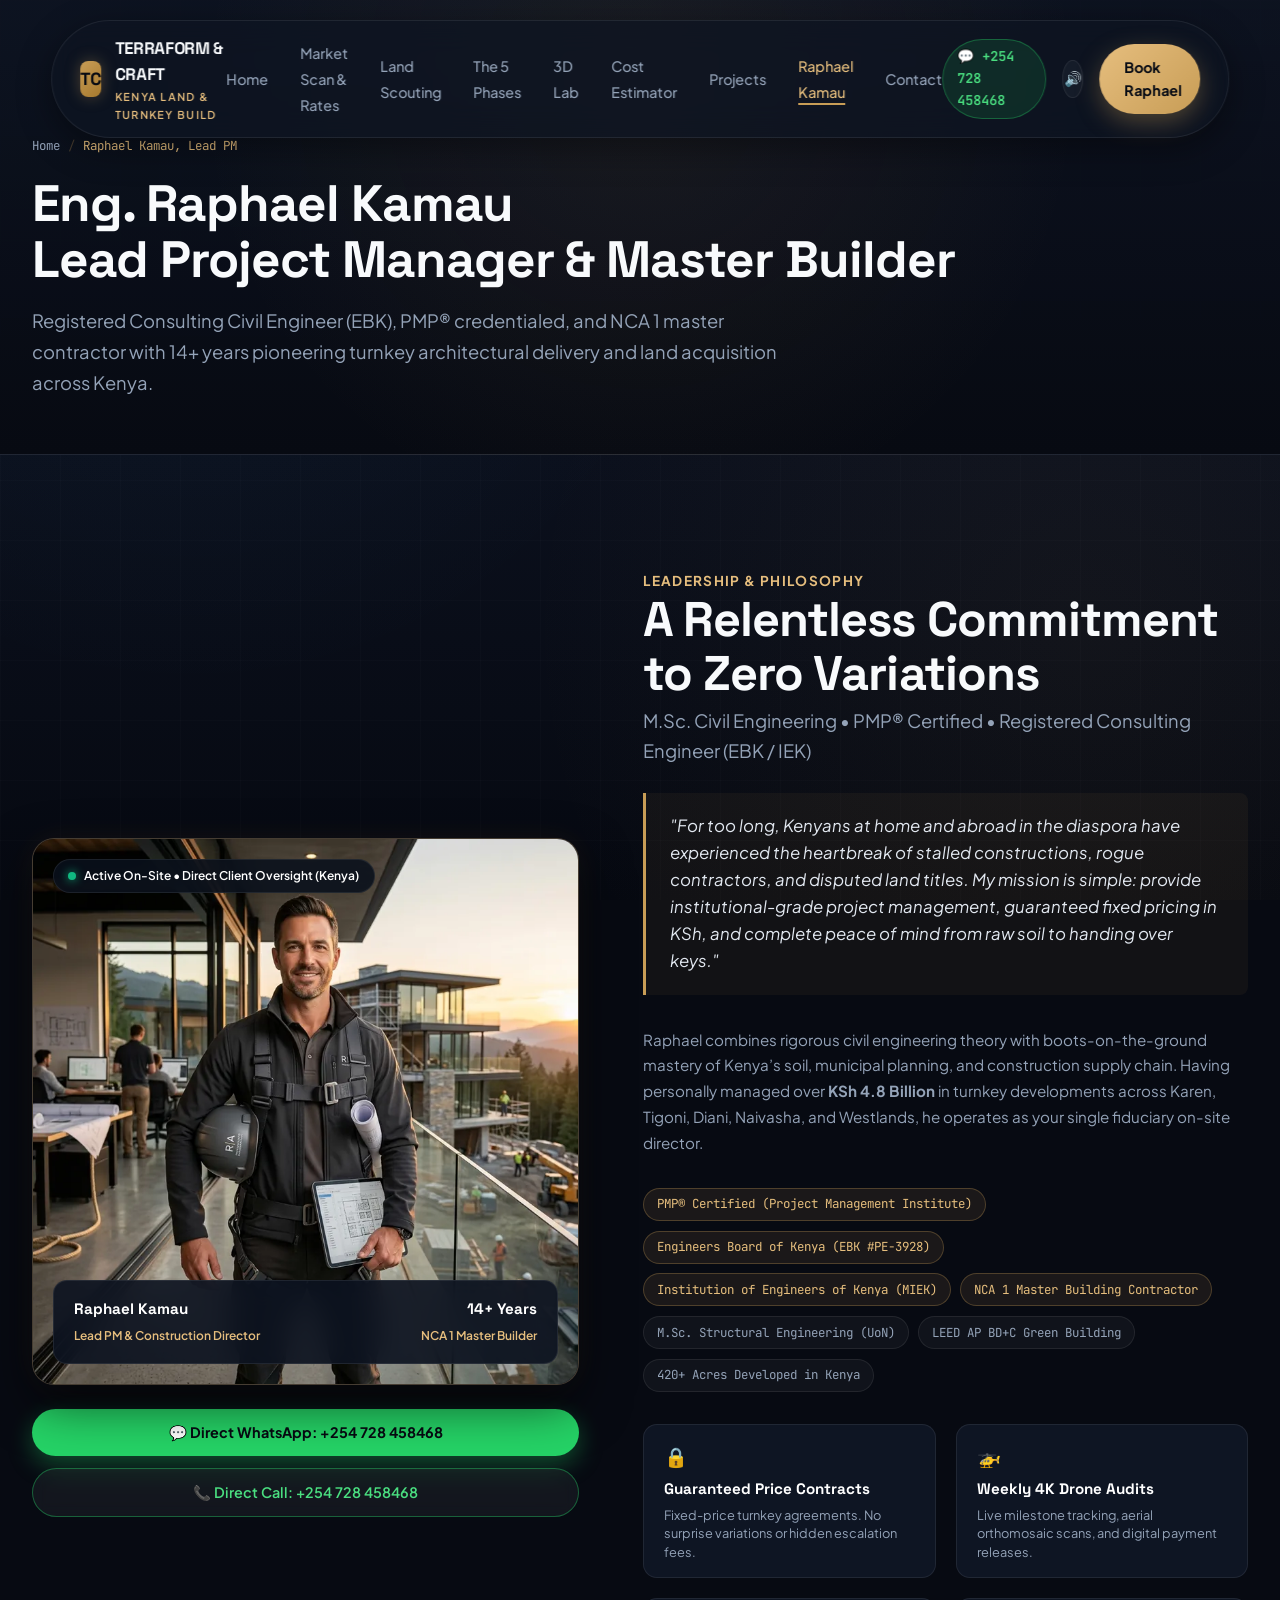
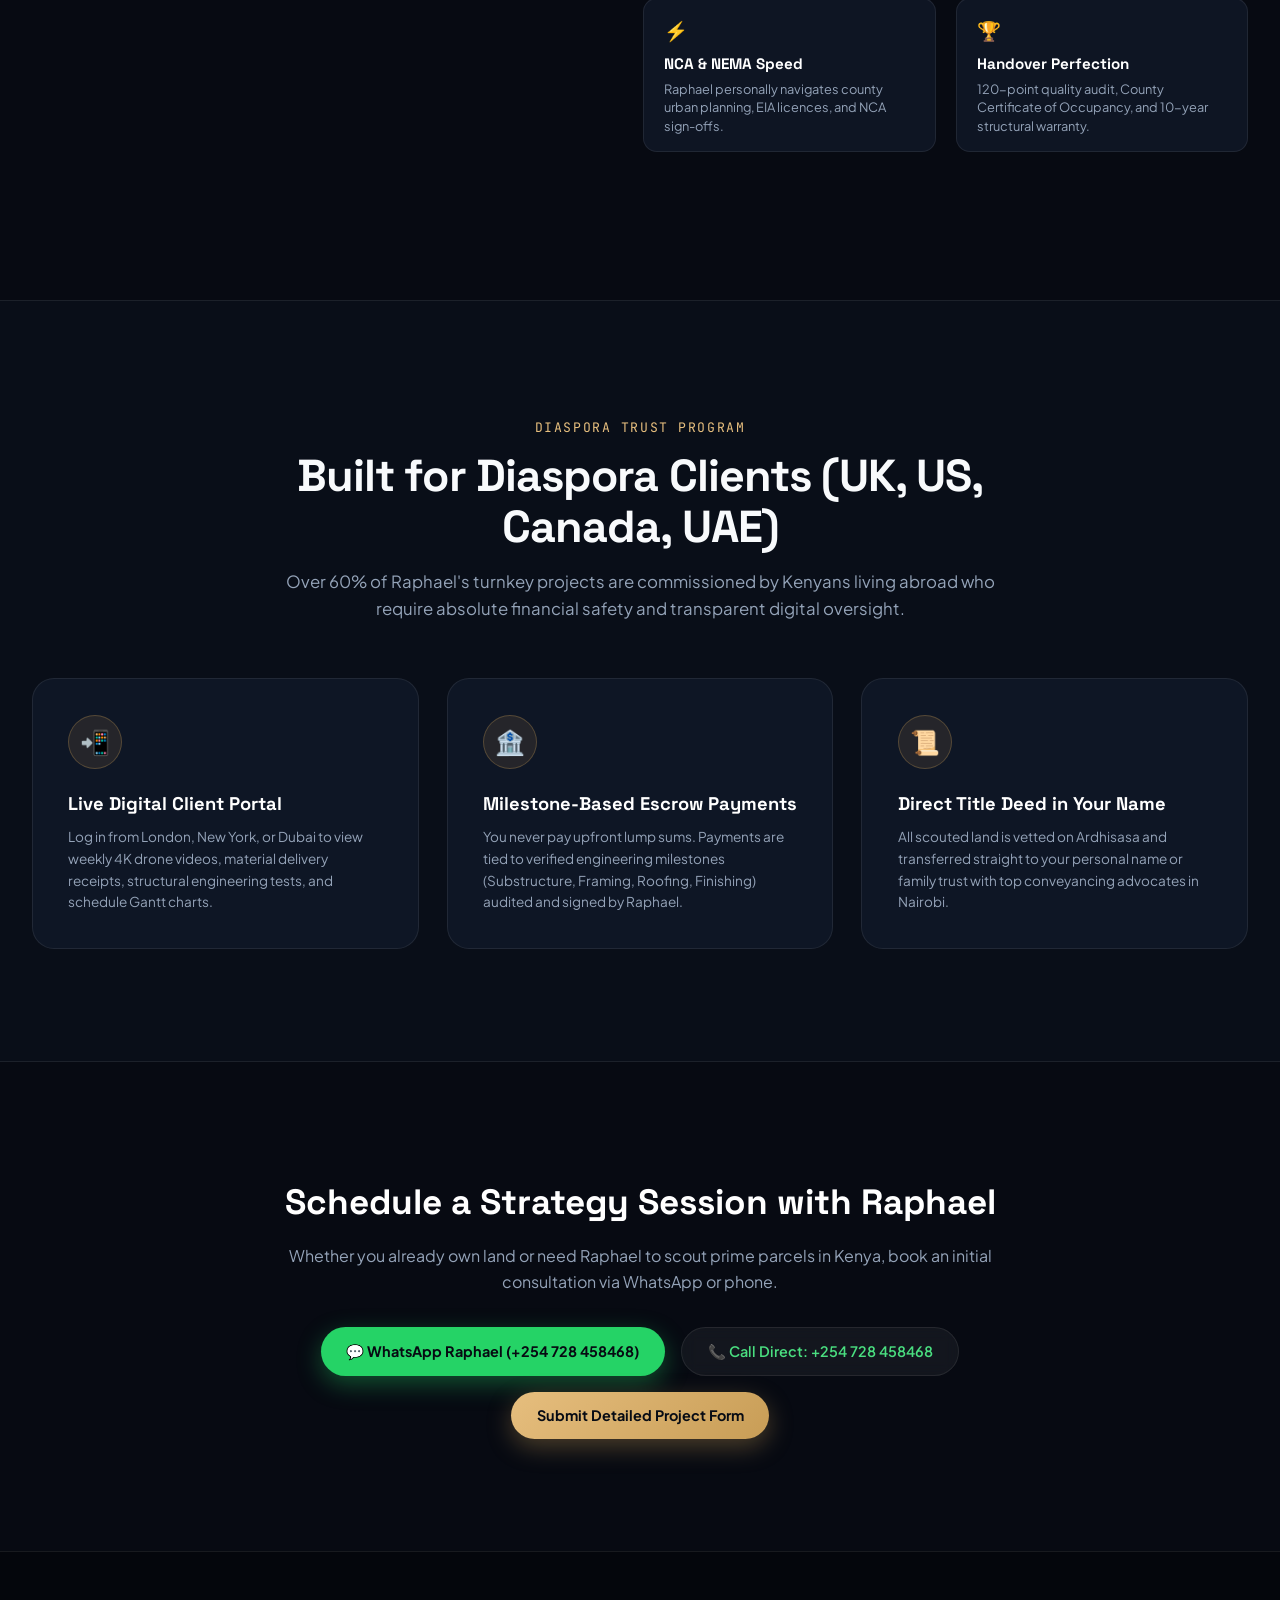
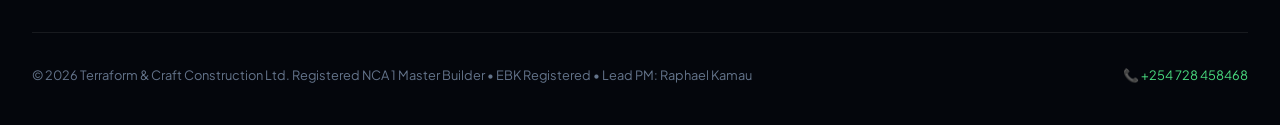
<file: raphael.html>
<!DOCTYPE html>
<html lang="en">
<head>
  <meta charset="UTF-8">
  <meta name="viewport" content="width=device-width, initial-scale=1.0">
  <title>Raphael Kamau | Lead Project Manager & Master Builder (Kenya)</title>
  <meta name="description" content="Personal portfolio of Eng. Raphael Kamau (PMP, EBK, NCA 1). Lead Project Manager and Master Builder delivering turnkey luxury architectural construction and land acquisition in Kenya.">
  <link rel="icon" href="data:image/svg+xml,<svg xmlns='http://www.w3.org/2000/svg' viewBox='0 0 100 100'><text y='.9em' font-size='90'>👷‍♂️</text></svg>">
  <link rel="preconnect" href="https://fonts.googleapis.com">
  <link rel="preconnect" href="https://fonts.gstatic.com" crossorigin>
  <link rel="stylesheet" href="css/style.css">
</head>
<body>

  <!-- Navigation -->
  <header class="header-nav">
    <div class="brand-wrapper">
      <a href="index.html" style="display: flex; align-items: center; gap: 0.85rem;">
        <div class="brand-logo-cube">TC</div>
        <div class="brand-text">
          <span class="brand-title">TERRAFORM & CRAFT</span>
          <span class="brand-subtitle">KENYA LAND & TURNKEY BUILD</span>
        </div>
      </a>
    </div>

    <nav>
      <ul class="nav-links">
        <li><a href="index.html" class="nav-link">Home</a></li>
        <li><a href="market-scan.html" class="nav-link">Market Scan & Rates</a></li>
        <li><a href="land-acquisition.html" class="nav-link">Land Scouting</a></li>
        <li><a href="services.html" class="nav-link">The 5 Phases</a></li>
        <li><a href="index.html#lab" class="nav-link">3D Lab</a></li>
        <li><a href="estimator.html" class="nav-link">Cost Estimator</a></li>
        <li><a href="projects.html" class="nav-link">Projects</a></li>
        <li><a href="raphael.html" class="nav-link active-page">Raphael Kamau</a></li>
        <li><a href="contact.html" class="nav-link">Contact</a></li>
      </ul>
    </nav>

    <div class="nav-actions">
      <a href="https://wa.me/254728458468?text=Hello%20Raphael,%20I'm%20reaching%20out%20to%20discuss%20a%20turnkey%20project%20in%20Kenya." target="_blank" rel="noopener noreferrer" class="phone-quick-link" title="Chat directly with Raphael on WhatsApp">
        💬 +254 728 458468
      </a>
      <button id="audio-toggle-btn" class="audio-toggle-btn" title="Toggle Sound Feedback">🔊</button>
      <a href="contact.html" class="btn-primary">Book Raphael</a>
      <button class="mobile-nav-toggle" id="mobile-nav-toggle" aria-label="Toggle navigation menu" aria-expanded="false">
        <span class="hamburger-bar"></span>
        <span class="hamburger-bar"></span>
        <span class="hamburger-bar"></span>
      </button>
    </div>
  </header>

  <!-- Subpage Hero Banner -->
  <section class="subpage-hero">
    <div class="container">
      <div class="breadcrumbs">
        <a href="index.html">Home</a>
        <span class="separator">/</span>
        <span class="current">Raphael Kamau, Lead PM</span>
      </div>
      <h1 class="subpage-title">
        Eng. Raphael Kamau<br>
        <span class="gradient-gold">Lead Project Manager & Master Builder</span>
      </h1>
      <p class="subpage-desc">
        Registered Consulting Civil Engineer (EBK), PMP® credentialed, and NCA 1 master contractor with 14+ years pioneering turnkey architectural delivery and land acquisition across Kenya.
      </p>
    </div>
  </section>

  <!-- Raphael Bio & Spotlight Section -->
  <section class="section-padding">
    <div class="container">
      <div class="pm-spotlight-grid">
        
        <!-- Left: Portrait with 3D Tilt -->
        <div class="pm-portrait-container">
          <div class="pm-3d-tilt-frame tilt-3d">
            <picture>
              <source type="image/webp"
                srcset="assets/images/raphael-pm-480w.webp 480w,
                        assets/images/raphael-pm-800w.webp 800w,
                        assets/images/raphael-pm.webp 1024w"
                sizes="(max-width: 768px) 100vw, 550px">
              <img src="assets/images/raphael-pm.jpg" alt="Eng. Raphael Kamau - Lead Project Manager" width="1024" height="1024" fetchpriority="high" loading="eager" decoding="async">
            </picture>
            
            <div class="pm-live-status">
              <span class="status-dot-active"></span>
              <span>Active On-Site • Direct Client Oversight (Kenya)</span>
            </div>

            <div class="pm-badge-overlay">
              <div class="pm-badge-col">
                <h5>Raphael Kamau</h5>
                <span>Lead PM & Construction Director</span>
              </div>
              <div class="pm-badge-col" style="text-align: right;">
                <h5>14+ Years</h5>
                <span>NCA 1 Master Builder</span>
              </div>
            </div>
          </div>

          <!-- Quick Action Buttons under photo -->
          <div style="margin-top: 1.5rem; display: flex; flex-direction: column; gap: 0.75rem;">
            <a href="https://wa.me/254728458468?text=Hello%20Raphael,%20I%20would%20like%20to%20schedule%20a%201-on-1%20site%20consultation%20with%20you." target="_blank" rel="noopener noreferrer" class="btn-whatsapp" style="justify-content: center;" title="Direct WhatsApp with Raphael">
              💬 Direct WhatsApp: +254 728 458468
            </a>
            <a href="tel:+254728458468" class="btn-secondary" style="justify-content: center; color: #4ade80; border-color: rgba(37, 211, 102, 0.4);">
              📞 Direct Call: +254 728 458468
            </a>
          </div>
        </div>

        <!-- Right: Raphael's Bio & Philosophy -->
        <div class="pm-bio-col">
          <span class="pm-tagline">Leadership & Philosophy</span>
          <h2>A Relentless Commitment to Zero Variations</h2>
          <p class="pm-role-title">M.Sc. Civil Engineering • PMP® Certified • Registered Consulting Engineer (EBK / IEK)</p>

          <div class="pm-quote-box">
            "For too long, Kenyans at home and abroad in the diaspora have experienced the heartbreak of stalled constructions, rogue contractors, and disputed land titles. My mission is simple: provide institutional-grade project management, guaranteed fixed pricing in KSh, and complete peace of mind from raw soil to handing over keys."
          </div>

          <p style="font-size: 0.95rem; color: var(--text-muted); line-height: 1.7; margin-bottom: 2rem;">
            Raphael combines rigorous civil engineering theory with boots-on-the-ground mastery of Kenya’s soil, municipal planning, and construction supply chain. Having personally managed over <strong>KSh 4.8 Billion</strong> in turnkey developments across Karen, Tigoni, Diani, Naivasha, and Westlands, he operates as your single fiduciary on-site director.
          </p>

          <!-- Core Credentials -->
          <div class="pm-credentials-list">
            <span class="cred-chip highlight">PMP® Certified (Project Management Institute)</span>
            <span class="cred-chip highlight">Engineers Board of Kenya (EBK #PE-3928)</span>
            <span class="cred-chip highlight">Institution of Engineers of Kenya (MIEK)</span>
            <span class="cred-chip highlight">NCA 1 Master Building Contractor</span>
            <span class="cred-chip">M.Sc. Structural Engineering (UoN)</span>
            <span class="cred-chip">LEED AP BD+C Green Building</span>
            <span class="cred-chip">420+ Acres Developed in Kenya</span>
          </div>

          <!-- Operating System -->
          <div class="pm-pillars-grid">
            <div class="pm-pillar-item">
              <div class="pm-pillar-icon">🔒</div>
              <h5>Guaranteed Price Contracts</h5>
              <p>Fixed-price turnkey agreements. No surprise variations or hidden escalation fees.</p>
            </div>
            <div class="pm-pillar-item">
              <div class="pm-pillar-icon">🚁</div>
              <h5>Weekly 4K Drone Audits</h5>
              <p>Live milestone tracking, aerial orthomosaic scans, and digital payment releases.</p>
            </div>
            <div class="pm-pillar-item">
              <div class="pm-pillar-icon">⚡</div>
              <h5>NCA & NEMA Speed</h5>
              <p>Raphael personally navigates county urban planning, EIA licences, and NCA sign-offs.</p>
            </div>
            <div class="pm-pillar-item">
              <div class="pm-pillar-icon">🏆</div>
              <h5>Handover Perfection</h5>
              <p>120-point quality audit, County Certificate of Occupancy, and 10-year structural warranty.</p>
            </div>
          </div>

        </div>

      </div>
    </div>
  </section>

  <!-- Diaspora Homeowners Section -->
  <section class="section-padding" style="background: rgba(14, 20, 34, 0.4); border-top: 1px solid var(--border-subtle); border-bottom: 1px solid var(--border-subtle);">
    <div class="container">
      <div class="section-header">
        <span class="section-eyebrow">Diaspora Trust Program</span>
        <h2 class="section-title">Built for Diaspora Clients (UK, US, Canada, UAE)</h2>
        <p class="section-subtitle">
          Over 60% of Raphael's turnkey projects are commissioned by Kenyans living abroad who require absolute financial safety and transparent digital oversight.
        </p>
      </div>

      <div class="detail-feature-grid">
        <div class="detail-feature-card">
          <div class="detail-icon-circle">📲</div>
          <h4 style="font-family: var(--font-heading); font-size: 1.15rem; color: #fff; margin-bottom: 0.5rem;">Live Digital Client Portal</h4>
          <p style="font-size: 0.85rem; color: var(--text-muted); line-height: 1.6;">
            Log in from London, New York, or Dubai to view weekly 4K drone videos, material delivery receipts, structural engineering tests, and schedule Gantt charts.
          </p>
        </div>

        <div class="detail-feature-card">
          <div class="detail-icon-circle">🏦</div>
          <h4 style="font-family: var(--font-heading); font-size: 1.15rem; color: #fff; margin-bottom: 0.5rem;">Milestone-Based Escrow Payments</h4>
          <p style="font-size: 0.85rem; color: var(--text-muted); line-height: 1.6;">
            You never pay upfront lump sums. Payments are tied to verified engineering milestones (Substructure, Framing, Roofing, Finishing) audited and signed by Raphael.
          </p>
        </div>

        <div class="detail-feature-card">
          <div class="detail-icon-circle">📜</div>
          <h4 style="font-family: var(--font-heading); font-size: 1.15rem; color: #fff; margin-bottom: 0.5rem;">Direct Title Deed in Your Name</h4>
          <p style="font-size: 0.85rem; color: var(--text-muted); line-height: 1.6;">
            All scouted land is vetted on Ardhisasa and transferred straight to your personal name or family trust with top conveyancing advocates in Nairobi.
          </p>
        </div>
      </div>
    </div>
  </section>

  <!-- Schedule Consultation CTA -->
  <section class="section-padding">
    <div class="container" style="max-width: 800px; text-align: center;">
      <h2 style="font-family: var(--font-heading); font-size: 2.2rem; color: #fff; margin-bottom: 0.8rem;">Schedule a Strategy Session with Raphael</h2>
      <p style="font-size: 1rem; color: var(--text-muted); line-height: 1.6; margin-bottom: 2rem;">
        Whether you already own land or need Raphael to scout prime parcels in Kenya, book an initial consultation via WhatsApp or phone.
      </p>
      <div style="display: flex; gap: 1rem; justify-content: center; flex-wrap: wrap;">
        <a href="https://wa.me/254728458468?text=Hello%20Raphael,%20I'd%20like%20to%20schedule%20a%20direct%20project%20strategy%20session%20with%20you." target="_blank" rel="noopener noreferrer" class="btn-whatsapp" title="WhatsApp Raphael">
          💬 WhatsApp Raphael (+254 728 458468)
        </a>
        <a href="tel:+254728458468" class="btn-secondary" style="color: #4ade80;">
          📞 Call Direct: +254 728 458468
        </a>
        <a href="contact.html" class="btn-primary">
          Submit Detailed Project Form
        </a>
      </div>
    </div>
  </section>

  <!-- Footer -->
  <footer class="site-footer">
    <div class="container">
      <div class="footer-bottom-bar">
        <span>&copy; 2026 Terraform & Craft Construction Ltd. Registered NCA 1 Master Builder • EBK Registered • Lead PM: Raphael Kamau</span>
        <a href="tel:+254728458468" style="color: #4ade80;">📞 +254 728 458468</a>
      </div>
    </div>
  </footer>

  <script src="js/app.js"></script>
</body>
</html>
</file>
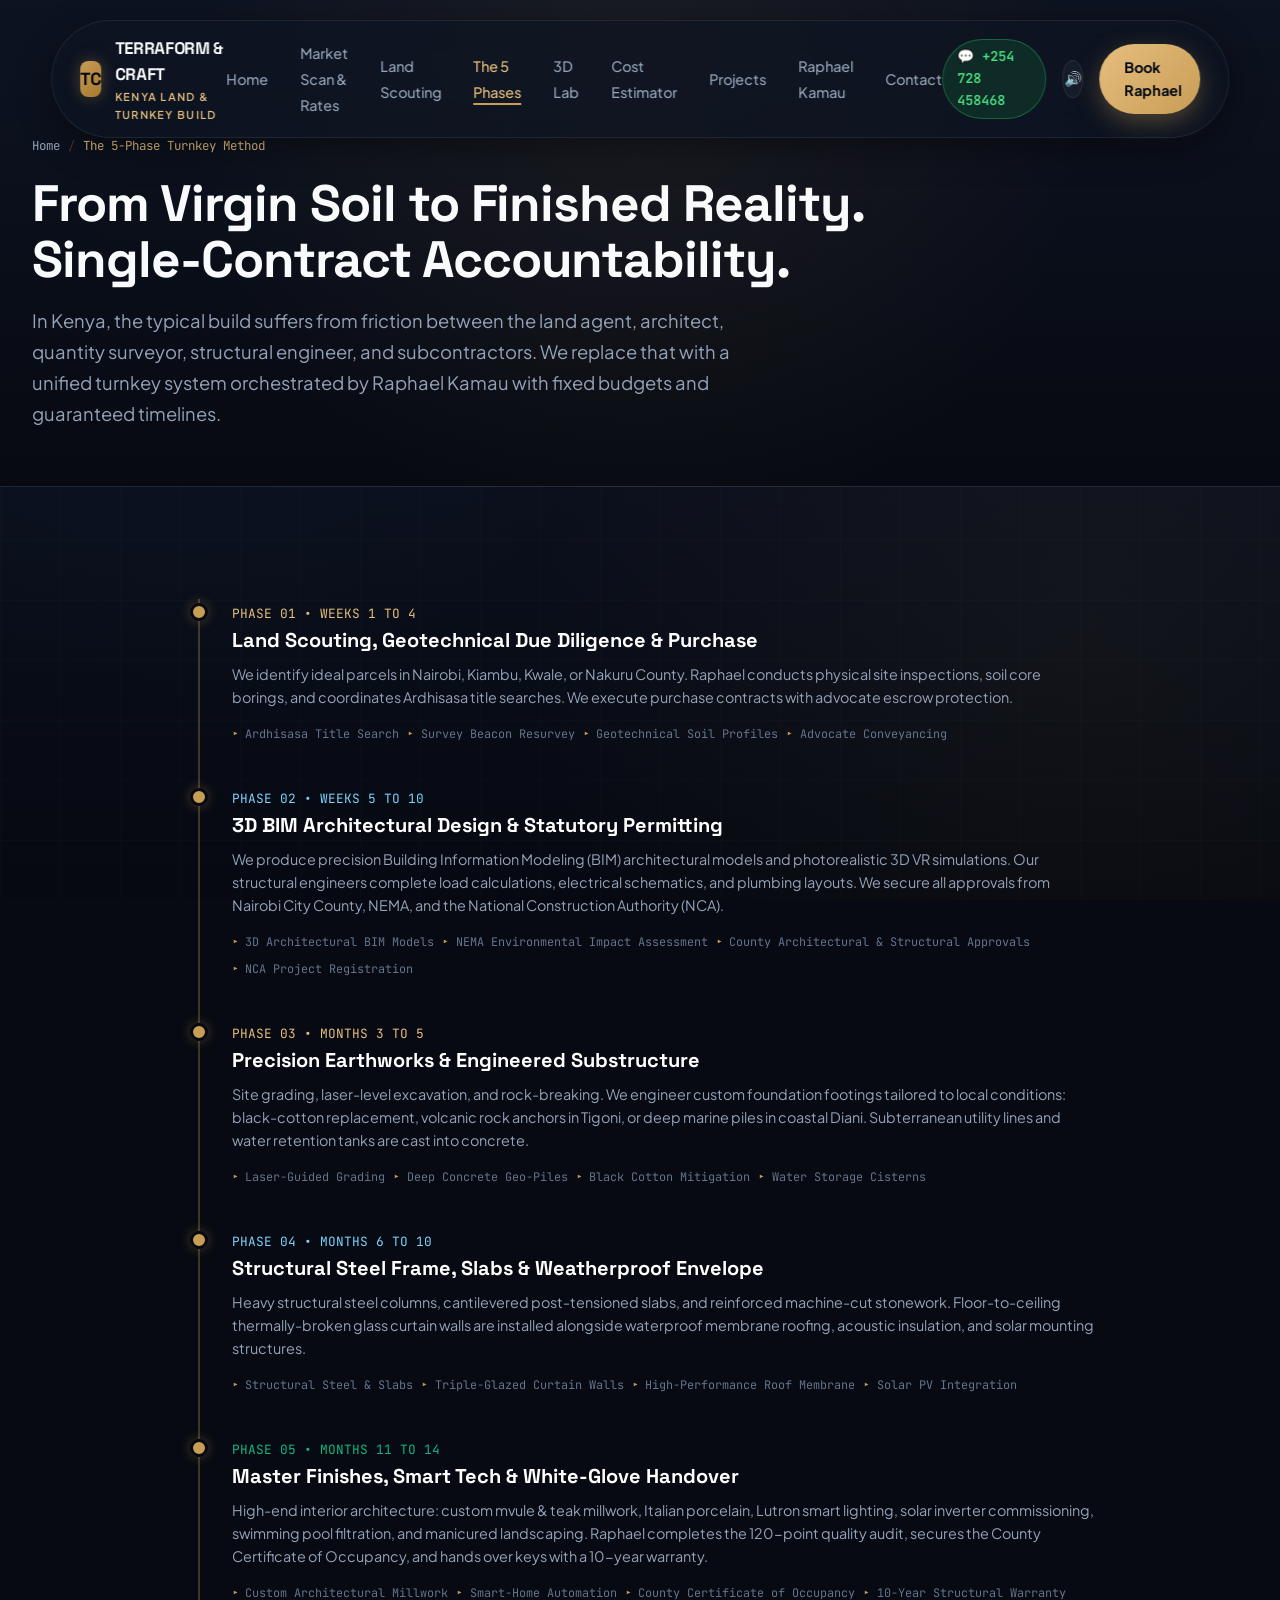
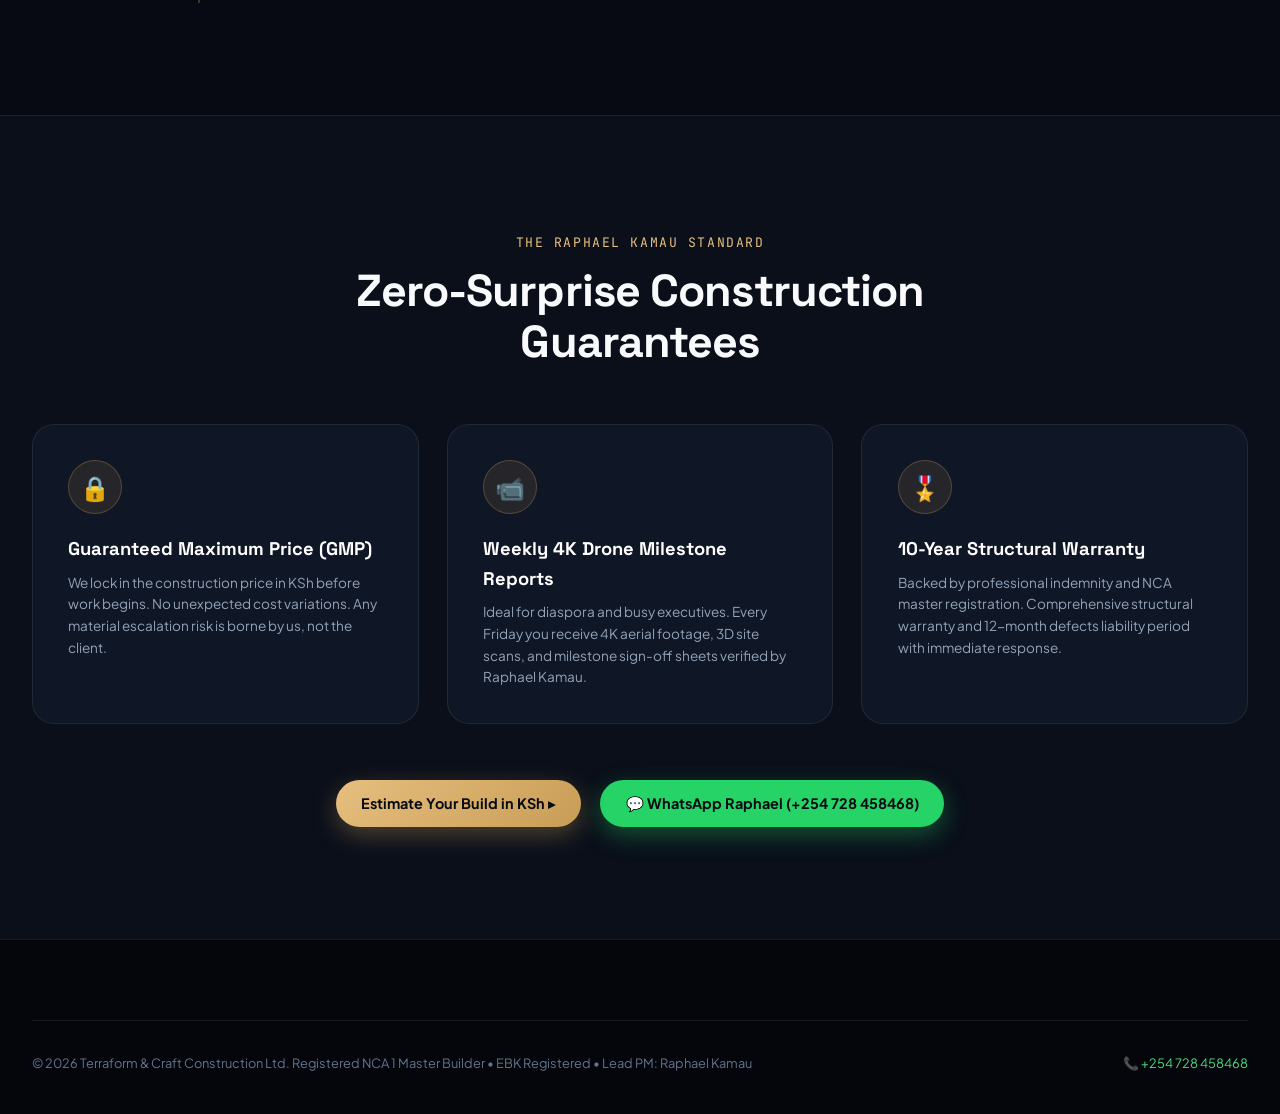
<file: services.html>
<!DOCTYPE html>
<html lang="en">
<head>
  <meta charset="UTF-8">
  <meta name="viewport" content="width=device-width, initial-scale=1.0">
  <title>The 5-Phase Turnkey Method | Terraform & Craft • Raphael Kamau (Kenya)</title>
  <meta name="description" content="Explore our end-to-end turnkey construction process in Kenya. From 3D BIM blueprints and land scouting to structural steel and white-glove handover under Raphael Kamau.">
  <link rel="icon" href="data:image/svg+xml,<svg xmlns='http://www.w3.org/2000/svg' viewBox='0 0 100 100'><text y='.9em' font-size='90'>📐</text></svg>">
  <link rel="preconnect" href="https://fonts.googleapis.com">
  <link rel="preconnect" href="https://fonts.gstatic.com" crossorigin>
  <link rel="stylesheet" href="css/style.css">
</head>
<body>

  <!-- Navigation -->
  <header class="header-nav">
    <div class="brand-wrapper">
      <a href="index.html" style="display: flex; align-items: center; gap: 0.85rem;">
        <div class="brand-logo-cube">TC</div>
        <div class="brand-text">
          <span class="brand-title">TERRAFORM & CRAFT</span>
          <span class="brand-subtitle">KENYA LAND & TURNKEY BUILD</span>
        </div>
      </a>
    </div>

    <nav>
      <ul class="nav-links">
        <li><a href="index.html" class="nav-link">Home</a></li>
        <li><a href="market-scan.html" class="nav-link">Market Scan & Rates</a></li>
        <li><a href="land-acquisition.html" class="nav-link">Land Scouting</a></li>
        <li><a href="services.html" class="nav-link active-page">The 5 Phases</a></li>
        <li><a href="index.html#lab" class="nav-link">3D Lab</a></li>
        <li><a href="estimator.html" class="nav-link">Cost Estimator</a></li>
        <li><a href="projects.html" class="nav-link">Projects</a></li>
        <li><a href="raphael.html" class="nav-link">Raphael Kamau</a></li>
        <li><a href="contact.html" class="nav-link">Contact</a></li>
      </ul>
    </nav>

    <div class="nav-actions">
      <a href="https://wa.me/254728458468?text=Hello%20Raphael,%20I%20am%20interested%20in%20your%205-phase%20turnkey%20construction%20services." target="_blank" rel="noopener noreferrer" class="phone-quick-link" title="Chat directly with Raphael on WhatsApp">
        💬 +254 728 458468
      </a>
      <button id="audio-toggle-btn" class="audio-toggle-btn" title="Toggle Sound Feedback">🔊</button>
      <a href="contact.html" class="btn-primary">Book Raphael</a>
      <button class="mobile-nav-toggle" id="mobile-nav-toggle" aria-label="Toggle navigation menu" aria-expanded="false">
        <span class="hamburger-bar"></span>
        <span class="hamburger-bar"></span>
        <span class="hamburger-bar"></span>
      </button>
    </div>
  </header>

  <!-- Subpage Hero Banner -->
  <section class="subpage-hero">
    <div class="container">
      <div class="breadcrumbs">
        <a href="index.html">Home</a>
        <span class="separator">/</span>
        <span class="current">The 5-Phase Turnkey Method</span>
      </div>
      <h1 class="subpage-title">
        From Virgin Soil to Finished Reality.<br>
        <span class="gradient-gold">Single-Contract Accountability.</span>
      </h1>
      <p class="subpage-desc">
        In Kenya, the typical build suffers from friction between the land agent, architect, quantity surveyor, structural engineer, and subcontractors. We replace that with a unified turnkey system orchestrated by Raphael Kamau with fixed budgets and guaranteed timelines.
      </p>
    </div>
  </section>

  <!-- Detailed Phase Breakdown -->
  <section class="section-padding">
    <div class="container" style="max-width: 980px;">
      <div class="pm-timeline">
        
        <!-- Phase 1 -->
        <div class="timeline-step-node">
          <span style="font-family: var(--font-mono); font-size: 0.8rem; color: var(--primary-light); text-transform: uppercase;">Phase 01 • Weeks 1 to 4</span>
          <h2 class="timeline-step-title">Land Scouting, Geotechnical Due Diligence & Purchase</h2>
          <p class="timeline-step-desc">
            We identify ideal parcels in Nairobi, Kiambu, Kwale, or Nakuru County. Raphael conducts physical site inspections, soil core borings, and coordinates Ardhisasa title searches. We execute purchase contracts with advocate escrow protection.
          </p>
          <div style="margin-top: 1rem; display: flex; flex-wrap: wrap; gap: 0.5rem;">
            <span class="stage-pill">Ardhisasa Title Search</span>
            <span class="stage-pill">Survey Beacon Resurvey</span>
            <span class="stage-pill">Geotechnical Soil Profiles</span>
            <span class="stage-pill">Advocate Conveyancing</span>
          </div>
        </div>

        <!-- Phase 2 -->
        <div class="timeline-step-node">
          <span style="font-family: var(--font-mono); font-size: 0.8rem; color: var(--blueprint-light); text-transform: uppercase;">Phase 02 • Weeks 5 to 10</span>
          <h2 class="timeline-step-title">3D BIM Architectural Design & Statutory Permitting</h2>
          <p class="timeline-step-desc">
            We produce precision Building Information Modeling (BIM) architectural models and photorealistic 3D VR simulations. Our structural engineers complete load calculations, electrical schematics, and plumbing layouts. We secure all approvals from Nairobi City County, NEMA, and the National Construction Authority (NCA).
          </p>
          <div style="margin-top: 1rem; display: flex; flex-wrap: wrap; gap: 0.5rem;">
            <span class="stage-pill">3D Architectural BIM Models</span>
            <span class="stage-pill">NEMA Environmental Impact Assessment</span>
            <span class="stage-pill">County Architectural & Structural Approvals</span>
            <span class="stage-pill">NCA Project Registration</span>
          </div>
        </div>

        <!-- Phase 3 -->
        <div class="timeline-step-node">
          <span style="font-family: var(--font-mono); font-size: 0.8rem; color: var(--primary-light); text-transform: uppercase;">Phase 03 • Months 3 to 5</span>
          <h2 class="timeline-step-title">Precision Earthworks & Engineered Substructure</h2>
          <p class="timeline-step-desc">
            Site grading, laser-level excavation, and rock-breaking. We engineer custom foundation footings tailored to local conditions: black-cotton replacement, volcanic rock anchors in Tigoni, or deep marine piles in coastal Diani. Subterranean utility lines and water retention tanks are cast into concrete.
          </p>
          <div style="margin-top: 1rem; display: flex; flex-wrap: wrap; gap: 0.5rem;">
            <span class="stage-pill">Laser-Guided Grading</span>
            <span class="stage-pill">Deep Concrete Geo-Piles</span>
            <span class="stage-pill">Black Cotton Mitigation</span>
            <span class="stage-pill">Water Storage Cisterns</span>
          </div>
        </div>

        <!-- Phase 4 -->
        <div class="timeline-step-node">
          <span style="font-family: var(--font-mono); font-size: 0.8rem; color: var(--blueprint-light); text-transform: uppercase;">Phase 04 • Months 6 to 10</span>
          <h2 class="timeline-step-title">Structural Steel Frame, Slabs & Weatherproof Envelope</h2>
          <p class="timeline-step-desc">
            Heavy structural steel columns, cantilevered post-tensioned slabs, and reinforced machine-cut stonework. Floor-to-ceiling thermally-broken glass curtain walls are installed alongside waterproof membrane roofing, acoustic insulation, and solar mounting structures.
          </p>
          <div style="margin-top: 1rem; display: flex; flex-wrap: wrap; gap: 0.5rem;">
            <span class="stage-pill">Structural Steel & Slabs</span>
            <span class="stage-pill">Triple-Glazed Curtain Walls</span>
            <span class="stage-pill">High-Performance Roof Membrane</span>
            <span class="stage-pill">Solar PV Integration</span>
          </div>
        </div>

        <!-- Phase 5 -->
        <div class="timeline-step-node">
          <span style="font-family: var(--font-mono); font-size: 0.8rem; color: var(--emerald); text-transform: uppercase;">Phase 05 • Months 11 to 14</span>
          <h2 class="timeline-step-title">Master Finishes, Smart Tech & White-Glove Handover</h2>
          <p class="timeline-step-desc">
            High-end interior architecture: custom mvule & teak millwork, Italian porcelain, Lutron smart lighting, solar inverter commissioning, swimming pool filtration, and manicured landscaping. Raphael completes the 120-point quality audit, secures the County Certificate of Occupancy, and hands over keys with a 10-year warranty.
          </p>
          <div style="margin-top: 1rem; display: flex; flex-wrap: wrap; gap: 0.5rem;">
            <span class="stage-pill">Custom Architectural Millwork</span>
            <span class="stage-pill">Smart-Home Automation</span>
            <span class="stage-pill">County Certificate of Occupancy</span>
            <span class="stage-pill">10-Year Structural Warranty</span>
          </div>
        </div>

      </div>
    </div>
  </section>

  <!-- PM Guarantees Callout -->
  <section class="section-padding" style="background: rgba(14, 20, 34, 0.5); border-top: 1px solid var(--border-subtle);">
    <div class="container">
      <div class="section-header">
        <span class="section-eyebrow">The Raphael Kamau Standard</span>
        <h2 class="section-title">Zero-Surprise Construction Guarantees</h2>
      </div>

      <div class="detail-feature-grid">
        <div class="detail-feature-card">
          <div class="detail-icon-circle">🔒</div>
          <h4 style="font-family: var(--font-heading); font-size: 1.15rem; color: #fff; margin-bottom: 0.5rem;">Guaranteed Maximum Price (GMP)</h4>
          <p style="font-size: 0.85rem; color: var(--text-muted); line-height: 1.6;">
            We lock in the construction price in KSh before work begins. No unexpected cost variations. Any material escalation risk is borne by us, not the client.
          </p>
        </div>

        <div class="detail-feature-card">
          <div class="detail-icon-circle">📹</div>
          <h4 style="font-family: var(--font-heading); font-size: 1.15rem; color: #fff; margin-bottom: 0.5rem;">Weekly 4K Drone Milestone Reports</h4>
          <p style="font-size: 0.85rem; color: var(--text-muted); line-height: 1.6;">
            Ideal for diaspora and busy executives. Every Friday you receive 4K aerial footage, 3D site scans, and milestone sign-off sheets verified by Raphael Kamau.
          </p>
        </div>

        <div class="detail-feature-card">
          <div class="detail-icon-circle">🎖️</div>
          <h4 style="font-family: var(--font-heading); font-size: 1.15rem; color: #fff; margin-bottom: 0.5rem;">10-Year Structural Warranty</h4>
          <p style="font-size: 0.85rem; color: var(--text-muted); line-height: 1.6;">
            Backed by professional indemnity and NCA master registration. Comprehensive structural warranty and 12-month defects liability period with immediate response.
          </p>
        </div>
      </div>

      <div style="text-align: center; margin-top: 3.5rem;">
        <a href="estimator.html" class="btn-primary" style="margin-right: 1rem;">
          Estimate Your Build in KSh ▸
        </a>
        <a href="https://wa.me/254728458468?text=Hello%20Raphael,%20I'd%20like%20to%20discuss%20a%20turnkey%20build%20in%20Kenya." target="_blank" rel="noopener noreferrer" class="btn-whatsapp" title="WhatsApp Raphael">
          💬 WhatsApp Raphael (+254 728 458468)
        </a>
      </div>
    </div>
  </section>

  <!-- Footer -->
  <footer class="site-footer">
    <div class="container">
      <div class="footer-bottom-bar">
        <span>&copy; 2026 Terraform & Craft Construction Ltd. Registered NCA 1 Master Builder • EBK Registered • Lead PM: Raphael Kamau</span>
        <a href="tel:+254728458468" style="color: #4ade80;">📞 +254 728 458468</a>
      </div>
    </div>
  </footer>

  <script src="js/app.js"></script>
</body>
</html>
</file>
<file: css/style.css>
/* ==========================================================================
   TERRAFORM & CRAFT ARCHITECTURAL CONSTRUCTION & LAND LAB
   Lead Project Manager: Raphael
   Design System & 3D Interactive Styling
   ========================================================================== */

@import url('https://fonts.googleapis.com/css2?family=Plus+Jakarta+Sans:wght@300;400;500;600;700;800&family=Space+Grotesk:wght@400;500;600;700&family=JetBrains+Mono:wght@400;500&display=swap');

:root {
  /* Color Palette */
  --bg-dark: #070a12;
  --bg-surface: #0e1422;
  --bg-card: rgba(18, 26, 44, 0.7);
  --bg-card-hover: rgba(26, 38, 64, 0.85);
  --bg-glass: rgba(14, 20, 34, 0.65);
  
  --primary: #c89d56;
  --primary-light: #e6be7e;
  --primary-dark: #9c7332;
  --primary-glow: rgba(200, 157, 86, 0.35);

  --blueprint: #38bdf8;
  --blueprint-light: #7dd3fc;
  --blueprint-glow: rgba(56, 189, 248, 0.3);

  --emerald: #10b981;
  --emerald-glow: rgba(16, 185, 129, 0.25);

  --text-main: #f8fafc;
  --text-muted: #94a3b8;
  --text-dim: #64748b;
  
  --border-subtle: rgba(255, 255, 255, 0.08);
  --border-gold: rgba(200, 157, 86, 0.3);
  --border-blueprint: rgba(56, 189, 248, 0.3);

  /* Typography */
  --font-heading: 'Space Grotesk', -apple-system, BlinkMacSystemFont, sans-serif;
  --font-body: 'Plus Jakarta Sans', -apple-system, BlinkMacSystemFont, sans-serif;
  --font-mono: 'JetBrains Mono', monospace;

  /* Transitions & Shadows */
  --ease-spring: cubic-bezier(0.16, 1, 0.3, 1);
  --ease-smooth: cubic-bezier(0.4, 0, 0.2, 1);
  --shadow-3d: 0 20px 50px rgba(0, 0, 0, 0.6), 0 0 30px rgba(200, 157, 86, 0.08);
  --shadow-card: 0 10px 30px -10px rgba(0, 0, 0, 0.5);
  --radius-sm: 8px;
  --radius-md: 14px;
  --radius-lg: 22px;
  --radius-full: 9999px;
}

/* Base Reset */
*, *::before, *::after {
  box-sizing: border-box;
  margin: 0;
  padding: 0;
}

html {
  scroll-behavior: smooth;
  font-size: 16px;
  background-color: var(--bg-dark);
  color: var(--text-main);
  font-family: var(--font-body);
  overflow-x: hidden;
}

body {
  min-height: 100vh;
  line-height: 1.6;
  background-image: 
    radial-gradient(circle at 15% 20%, rgba(56, 189, 248, 0.04) 0%, transparent 40%),
    radial-gradient(circle at 85% 70%, rgba(200, 157, 86, 0.05) 0%, transparent 45%),
    linear-gradient(to bottom, #070a12, #0b101d 50%, #060911);
  background-attachment: fixed;
  position: relative;
}

/* Subtle blueprint background grid */
body::before {
  content: '';
  position: fixed;
  inset: 0;
  background-size: 60px 60px;
  background-image: 
    linear-gradient(to right, rgba(255, 255, 255, 0.015) 1px, transparent 1px),
    linear-gradient(to bottom, rgba(255, 255, 255, 0.015) 1px, transparent 1px);
  pointer-events: none;
  z-index: 0;
}

img, picture, video, canvas, svg {
  display: block;
  max-width: 100%;
  height: auto;
}

picture {
  width: 100%;
  height: 100%;
}

img {
  image-rendering: auto;
}

a {
  color: inherit;
  text-decoration: none;
}

button {
  cursor: pointer;
  border: none;
  background: none;
  font-family: inherit;
}

/* Utility Containers */
.container {
  max-width: 1280px;
  margin: 0 auto;
  padding: 0 2rem;
  position: relative;
  z-index: 1;
}

.section-padding {
  padding: 7rem 0;
}

/* Header & Glass Navigation */
.header-nav {
  position: fixed;
  top: 1.25rem;
  left: 50%;
  transform: translateX(-50%);
  width: min(92%, 1240px);
  z-index: 1000;
  display: flex;
  align-items: center;
  justify-content: space-between;
  padding: 0.85rem 1.75rem;
  background: rgba(14, 20, 34, 0.75);
  -webkit-backdrop-filter: blur(16px);
  backdrop-filter: blur(16px);
  border: 1px solid var(--border-subtle);
  border-radius: var(--radius-full);
  box-shadow: 0 10px 35px rgba(0, 0, 0, 0.4);
  transition: all 0.35s var(--ease-spring);
}

.header-nav.scrolled {
  background: rgba(10, 15, 26, 0.92);
  border-color: rgba(200, 157, 86, 0.25);
  box-shadow: 0 15px 40px rgba(0, 0, 0, 0.7);
  top: 0.75rem;
}

.brand-wrapper {
  display: flex;
  align-items: center;
  gap: 0.85rem;
}

.brand-logo-cube {
  width: 36px;
  height: 36px;
  position: relative;
  transform-style: preserve-3d;
  display: flex;
  align-items: center;
  justify-content: center;
  background: linear-gradient(135deg, var(--primary), #a6792e);
  border-radius: 8px;
  box-shadow: 0 0 15px var(--primary-glow);
  color: #070a12;
  font-family: var(--font-heading);
  font-weight: 800;
  font-size: 1.1rem;
}

.brand-text {
  display: flex;
  flex-direction: column;
}

.brand-title {
  font-family: var(--font-heading);
  font-weight: 700;
  font-size: 1.05rem;
  letter-spacing: -0.02em;
  color: var(--text-main);
  display: flex;
  align-items: center;
  gap: 0.35rem;
}

.brand-subtitle {
  font-size: 0.68rem;
  text-transform: uppercase;
  letter-spacing: 0.12em;
  color: var(--primary-light);
  font-weight: 600;
}

.nav-links {
  display: flex;
  align-items: center;
  gap: 2rem;
  list-style: none;
}

.nav-link {
  font-size: 0.9rem;
  font-weight: 500;
  color: var(--text-muted);
  transition: color 0.2s, transform 0.2s;
  position: relative;
}

.nav-link:hover {
  color: var(--text-main);
}

.nav-link::after {
  content: '';
  position: absolute;
  bottom: -4px;
  left: 0;
  width: 0;
  height: 2px;
  background: var(--primary);
  transition: width 0.3s var(--ease-spring);
}

.nav-link:hover::after {
  width: 100%;
}

.nav-actions {
  display: flex;
  align-items: center;
  gap: 1rem;
}

/* Sound Effect / Interactive audio toggle */
.audio-toggle-btn {
  width: 38px;
  height: 38px;
  border-radius: 50%;
  border: 1px solid var(--border-subtle);
  background: rgba(255, 255, 255, 0.04);
  display: flex;
  align-items: center;
  justify-content: center;
  color: var(--text-muted);
  font-size: 0.9rem;
  transition: all 0.2s;
}

.audio-toggle-btn:hover {
  background: rgba(200, 157, 86, 0.15);
  color: var(--primary-light);
  border-color: var(--primary);
}

.audio-toggle-btn.active {
  color: var(--primary);
  border-color: var(--primary);
  box-shadow: 0 0 12px var(--primary-glow);
}

/* Primary Button */
.btn-primary {
  display: inline-flex;
  align-items: center;
  gap: 0.6rem;
  padding: 0.75rem 1.6rem;
  background: linear-gradient(135deg, var(--primary-light) 0%, var(--primary) 100%);
  color: #070b14;
  font-weight: 700;
  font-size: 0.9rem;
  border-radius: var(--radius-full);
  box-shadow: 0 8px 24px var(--primary-glow);
  transition: all 0.3s var(--ease-spring);
  position: relative;
  overflow: hidden;
}

.btn-primary:hover {
  transform: translateY(-2px);
  box-shadow: 0 12px 28px rgba(200, 157, 86, 0.5);
  color: #000;
}

.btn-secondary {
  display: inline-flex;
  align-items: center;
  gap: 0.6rem;
  padding: 0.75rem 1.6rem;
  background: rgba(255, 255, 255, 0.05);
  border: 1px solid var(--border-subtle);
  color: var(--text-main);
  font-weight: 600;
  font-size: 0.9rem;
  border-radius: var(--radius-full);
  -webkit-backdrop-filter: blur(8px);
  backdrop-filter: blur(8px);
  transition: all 0.3s var(--ease-spring);
}

.btn-secondary:hover {
  background: rgba(255, 255, 255, 0.1);
  border-color: rgba(255, 255, 255, 0.2);
  transform: translateY(-2px);
}

.btn-whatsapp {
  display: inline-flex;
  align-items: center;
  gap: 0.6rem;
  padding: 0.75rem 1.6rem;
  background: #25D366;
  color: #070a12;
  font-weight: 700;
  font-size: 0.9rem;
  border-radius: var(--radius-full);
  box-shadow: 0 8px 24px rgba(37, 211, 102, 0.35);
  transition: all 0.3s var(--ease-spring);
}

.btn-whatsapp:hover {
  background: #20bd5a;
  transform: translateY(-2px);
  box-shadow: 0 12px 28px rgba(37, 211, 102, 0.5);
  color: #000;
}

.phone-quick-link {
  display: inline-flex;
  align-items: center;
  gap: 0.5rem;
  padding: 0.4rem 0.9rem;
  border-radius: var(--radius-full);
  background: rgba(37, 211, 102, 0.12);
  border: 1px solid rgba(37, 211, 102, 0.35);
  color: #4ade80;
  font-size: 0.85rem;
  font-family: var(--font-mono);
  font-weight: 600;
  transition: all 0.25s;
}

.phone-quick-link:hover {
  background: rgba(37, 211, 102, 0.22);
  border-color: #25D366;
  transform: translateY(-1px);
}

.btn-blueprint {
  display: inline-flex;
  align-items: center;
  gap: 0.6rem;
  padding: 0.75rem 1.6rem;
  background: rgba(56, 189, 248, 0.1);
  border: 1px solid var(--border-blueprint);
  color: var(--blueprint-light);
  font-weight: 600;
  font-size: 0.9rem;
  border-radius: var(--radius-full);
  transition: all 0.3s;
}

.btn-blueprint:hover {
  background: rgba(56, 189, 248, 0.2);
  box-shadow: 0 0 20px var(--blueprint-glow);
  transform: translateY(-2px);
}

/* Hero Section */
.hero-section {
  min-height: 100vh;
  padding-top: 8.5rem;
  padding-bottom: 5rem;
  display: flex;
  align-items: center;
  position: relative;
}

.hero-grid {
  display: grid;
  grid-template-columns: 1.05fr 1fr;
  gap: 3.5rem;
  align-items: center;
}

.hero-badge-row {
  display: flex;
  flex-wrap: wrap;
  align-items: center;
  gap: 0.75rem;
  margin-bottom: 1.5rem;
}

.hero-tag {
  display: inline-flex;
  align-items: center;
  gap: 0.5rem;
  padding: 0.35rem 0.9rem;
  background: rgba(200, 157, 86, 0.12);
  border: 1px solid var(--border-gold);
  border-radius: var(--radius-full);
  font-size: 0.8rem;
  font-weight: 600;
  color: var(--primary-light);
  text-transform: uppercase;
  letter-spacing: 0.05em;
}

.hero-tag.lead-pm-tag {
  background: rgba(56, 189, 248, 0.12);
  border-color: var(--border-blueprint);
  color: var(--blueprint-light);
}

.hero-title {
  font-family: var(--font-heading);
  font-size: clamp(2.6rem, 4.8vw, 4.4rem);
  font-weight: 800;
  line-height: 1.08;
  letter-spacing: -0.03em;
  margin-bottom: 1.5rem;
}

.hero-title .gradient-gold {
  background: linear-gradient(135deg, #ffffff 10%, #edd4a8 60%, var(--primary) 100%);
  -webkit-background-clip: text;
  background-clip: text;
  -webkit-text-fill-color: transparent;
}

.hero-title .blueprint-glow-text {
  color: var(--blueprint-light);
  text-shadow: 0 0 30px rgba(56, 189, 248, 0.4);
}

.hero-description {
  font-size: 1.15rem;
  color: var(--text-muted);
  line-height: 1.7;
  margin-bottom: 2.2rem;
  max-width: 580px;
}

.hero-cta-group {
  display: flex;
  flex-wrap: wrap;
  gap: 1rem;
  margin-bottom: 3.5rem;
}

/* Hero Stats Bar */
.hero-stats-bar {
  display: grid;
  grid-template-columns: repeat(4, 1fr);
  gap: 1.25rem;
  padding: 1.25rem 1.75rem;
  background: var(--bg-card);
  -webkit-backdrop-filter: blur(12px);
  backdrop-filter: blur(12px);
  border: 1px solid var(--border-subtle);
  border-radius: var(--radius-md);
  box-shadow: var(--shadow-card);
}

.stat-item {
  display: flex;
  flex-direction: column;
}

.stat-number {
  font-family: var(--font-heading);
  font-size: 1.8rem;
  font-weight: 800;
  color: var(--text-main);
  line-height: 1.1;
  display: flex;
  align-items: baseline;
  gap: 0.15rem;
}

.stat-number .accent {
  color: var(--primary);
  font-size: 1.4rem;
}

.stat-label {
  font-size: 0.78rem;
  color: var(--text-muted);
  font-weight: 500;
  margin-top: 0.2rem;
}

/* Hero 3D Card / Interactive Visual Container */
.hero-visual-col {
  position: relative;
  perspective: 1200px;
}

.hero-3d-card {
  position: relative;
  border-radius: var(--radius-lg);
  overflow: hidden;
  border: 1px solid var(--border-subtle);
  box-shadow: var(--shadow-3d);
  background: var(--bg-surface);
  transition: transform 0.4s var(--ease-spring), box-shadow 0.4s;
  transform-style: preserve-3d;
}

.hero-3d-card:hover {
  box-shadow: 0 30px 70px rgba(0, 0, 0, 0.8), 0 0 40px var(--primary-glow);
}

.hero-img-box {
  position: relative;
  width: 100%;
  aspect-ratio: 16 / 10;
  overflow: hidden;
  background: var(--bg-surface);
}

.hero-img-box picture {
  display: block;
  width: 100%;
  height: 100%;
}

.hero-img-box img {
  width: 100%;
  height: 100%;
  object-fit: cover;
  transition: transform 0.8s var(--ease-smooth);
}

.hero-3d-card:hover .hero-img-box img {
  transform: scale(1.04);
}

.hero-overlay-grid {
  position: absolute;
  inset: 0;
  background: linear-gradient(to top, rgba(7, 10, 18, 0.95) 0%, rgba(7, 10, 18, 0.2) 60%, transparent 100%);
  pointer-events: none;
}

.hero-floating-badge {
  position: absolute;
  top: 1.25rem;
  left: 1.25rem;
  display: flex;
  align-items: center;
  gap: 0.5rem;
  padding: 0.4rem 0.9rem;
  background: rgba(9, 13, 22, 0.85);
  -webkit-backdrop-filter: blur(10px);
  backdrop-filter: blur(10px);
  border: 1px solid var(--border-blueprint);
  border-radius: var(--radius-full);
  font-family: var(--font-mono);
  font-size: 0.78rem;
  color: var(--blueprint-light);
}

.pulse-indicator {
  width: 8px;
  height: 8px;
  border-radius: 50%;
  background: #38bdf8;
  box-shadow: 0 0 10px #38bdf8;
  animation: pulseAnim 2s infinite;
}

@keyframes pulseAnim {
  0%, 100% { opacity: 1; transform: scale(1); }
  50% { opacity: 0.4; transform: scale(0.85); }
}

.hero-card-meta {
  padding: 1.5rem 1.75rem;
  background: var(--bg-surface);
  display: flex;
  align-items: center;
  justify-content: space-between;
}

.meta-title-col h4 {
  font-family: var(--font-heading);
  font-size: 1.15rem;
  font-weight: 700;
  color: var(--text-main);
}

.meta-title-col p {
  font-size: 0.85rem;
  color: var(--text-muted);
}

.floating-pm-avatar-chip {
  position: absolute;
  bottom: 5.5rem;
  right: 1.5rem;
  display: flex;
  align-items: center;
  gap: 0.85rem;
  padding: 0.7rem 1.1rem;
  background: rgba(14, 20, 34, 0.9);
  -webkit-backdrop-filter: blur(14px);
  backdrop-filter: blur(14px);
  border: 1px solid var(--border-gold);
  border-radius: var(--radius-md);
  box-shadow: 0 15px 35px rgba(0, 0, 0, 0.6);
  z-index: 10;
  transition: transform 0.3s var(--ease-spring);
}

.floating-pm-avatar-chip:hover {
  transform: translateY(-4px) scale(1.02);
}

.floating-pm-avatar-chip picture {
  display: block;
  width: 44px;
  height: 44px;
  flex-shrink: 0;
  border-radius: 50%;
  overflow: hidden;
}

.floating-avatar-img {
  width: 44px;
  height: 44px;
  border-radius: 50%;
  border: 2px solid var(--primary);
  object-fit: cover;
  aspect-ratio: 1 / 1;
}

.floating-avatar-text h5 {
  font-size: 0.85rem;
  font-weight: 700;
  color: #fff;
  line-height: 1.2;
}

.floating-avatar-text span {
  font-size: 0.72rem;
  color: var(--primary-light);
  font-weight: 600;
  text-transform: uppercase;
}

/* ==========================================================================
   INTERACTIVE 3D VIRTUAL ARCHITECTURAL LAB (Three.js WebGL)
   ========================================================================== */
.lab-section {
  position: relative;
  background: radial-gradient(circle at 50% 30%, rgba(18, 28, 50, 0.5) 0%, rgba(7, 10, 18, 0.95) 70%);
  border-top: 1px solid var(--border-subtle);
  border-bottom: 1px solid var(--border-subtle);
}

.section-header {
  text-align: center;
  max-width: 760px;
  margin: 0 auto 3.5rem auto;
}

.section-eyebrow {
  display: inline-flex;
  align-items: center;
  gap: 0.4rem;
  font-family: var(--font-mono);
  font-size: 0.82rem;
  text-transform: uppercase;
  color: var(--primary-light);
  letter-spacing: 0.12em;
  margin-bottom: 0.75rem;
}

.section-title {
  font-family: var(--font-heading);
  font-size: clamp(2rem, 3.5vw, 3.2rem);
  font-weight: 800;
  letter-spacing: -0.02em;
  line-height: 1.15;
  margin-bottom: 1rem;
}

.section-subtitle {
  font-size: 1.05rem;
  color: var(--text-muted);
}

/* 3D Lab Canvas Container & HUD Controls */
.lab-container {
  position: relative;
  width: 100%;
  height: 680px;
  background: #060912;
  border-radius: var(--radius-lg);
  overflow: hidden;
  border: 1px solid var(--border-subtle);
  box-shadow: 0 25px 60px rgba(0, 0, 0, 0.7), inset 0 0 100px rgba(0, 0, 0, 0.5);
}

#three-canvas {
  width: 100%;
  height: 100%;
  display: block;
}

/* HUD Overlay Controls */
.lab-hud-top {
  position: absolute;
  top: 1.25rem;
  left: 1.25rem;
  right: 1.25rem;
  display: flex;
  justify-content: space-between;
  align-items: center;
  pointer-events: none;
  z-index: 20;
}

.hud-panel {
  pointer-events: auto;
  background: rgba(10, 15, 26, 0.82);
  -webkit-backdrop-filter: blur(14px);
  backdrop-filter: blur(14px);
  border: 1px solid var(--border-subtle);
  border-radius: var(--radius-md);
  padding: 0.6rem 1.1rem;
  display: flex;
  align-items: center;
  gap: 0.85rem;
  box-shadow: 0 8px 25px rgba(0, 0, 0, 0.4);
}

.hud-title {
  font-family: var(--font-mono);
  font-size: 0.8rem;
  color: var(--blueprint-light);
  font-weight: 500;
}

.hud-views-group {
  display: flex;
  gap: 0.4rem;
}

.hud-btn {
  padding: 0.4rem 0.85rem;
  border-radius: var(--radius-sm);
  background: rgba(255, 255, 255, 0.04);
  border: 1px solid rgba(255, 255, 255, 0.08);
  color: var(--text-muted);
  font-size: 0.8rem;
  font-weight: 600;
  transition: all 0.2s;
}

.hud-btn:hover {
  background: rgba(255, 255, 255, 0.1);
  color: #fff;
}

.hud-btn.active {
  background: rgba(56, 189, 248, 0.18);
  border-color: var(--blueprint);
  color: var(--blueprint-light);
}

.hud-lighting-toggle {
  display: flex;
  align-items: center;
  gap: 0.4rem;
  background: rgba(255, 255, 255, 0.04);
  padding: 0.35rem 0.75rem;
  border-radius: var(--radius-sm);
  border: 1px solid var(--border-subtle);
  font-size: 0.8rem;
  color: var(--text-muted);
  cursor: pointer;
  transition: all 0.2s;
}

.hud-lighting-toggle:hover {
  border-color: var(--primary);
  color: var(--primary-light);
}

/* Layer Inspection Bottom Dock */
.lab-hud-bottom {
  position: absolute;
  bottom: 1.5rem;
  left: 50%;
  transform: translateX(-50%);
  display: flex;
  align-items: center;
  gap: 0.6rem;
  background: rgba(9, 14, 24, 0.88);
  -webkit-backdrop-filter: blur(16px);
  backdrop-filter: blur(16px);
  border: 1px solid var(--border-gold);
  border-radius: var(--radius-full);
  padding: 0.5rem 0.9rem;
  z-index: 20;
  box-shadow: 0 15px 40px rgba(0, 0, 0, 0.6);
}

.layer-btn {
  padding: 0.45rem 1.1rem;
  border-radius: var(--radius-full);
  font-size: 0.82rem;
  font-weight: 600;
  color: var(--text-muted);
  display: flex;
  align-items: center;
  gap: 0.45rem;
  transition: all 0.25s var(--ease-spring);
}

.layer-btn:hover {
  color: #fff;
}

.layer-btn.active {
  background: linear-gradient(135deg, var(--primary), #a87b32);
  color: #070a12;
  font-weight: 700;
  box-shadow: 0 4px 15px var(--primary-glow);
}

/* 3D Hotspot Card Preview floating */
.hotspot-info-card {
  position: absolute;
  top: 5rem;
  right: 1.5rem;
  width: 290px;
  background: rgba(14, 20, 34, 0.92);
  -webkit-backdrop-filter: blur(16px);
  backdrop-filter: blur(16px);
  border: 1px solid var(--border-gold);
  border-radius: var(--radius-md);
  padding: 1.25rem;
  z-index: 20;
  box-shadow: var(--shadow-3d);
  transition: all 0.3s var(--ease-spring);
  display: none;
}

.hotspot-info-card.visible {
  display: block;
  animation: fadeIn 0.3s ease;
}

.hotspot-card-header {
  display: flex;
  align-items: center;
  justify-content: space-between;
  margin-bottom: 0.5rem;
}

.hotspot-badge {
  font-family: var(--font-mono);
  font-size: 0.72rem;
  color: var(--primary-light);
  background: rgba(200, 157, 86, 0.15);
  padding: 0.2rem 0.6rem;
  border-radius: var(--radius-full);
}

.hotspot-close {
  color: var(--text-muted);
  font-size: 1rem;
  cursor: pointer;
}

.hotspot-card-title {
  font-family: var(--font-heading);
  font-size: 1.05rem;
  font-weight: 700;
  color: #fff;
  margin-bottom: 0.4rem;
}

.hotspot-card-desc {
  font-size: 0.82rem;
  color: var(--text-muted);
  line-height: 1.5;
}

/* Three.js Canvas Hint Badge */
.canvas-hint {
  position: absolute;
  bottom: 5rem;
  left: 1.5rem;
  display: flex;
  align-items: center;
  gap: 0.5rem;
  font-family: var(--font-mono);
  font-size: 0.75rem;
  color: var(--text-dim);
  background: rgba(0, 0, 0, 0.4);
  padding: 0.3rem 0.75rem;
  border-radius: var(--radius-sm);
  pointer-events: none;
}

/* ==========================================================================
   THE 5-STAGE "LAND TO KEY" TURNKEY JOURNEY
   ========================================================================== */
.stages-section {
  position: relative;
}

.journey-grid {
  display: grid;
  grid-template-columns: repeat(5, 1fr);
  gap: 1.25rem;
  margin-top: 3.5rem;
}

.journey-card {
  position: relative;
  background: var(--bg-card);
  border: 1px solid var(--border-subtle);
  border-radius: var(--radius-lg);
  padding: 2rem 1.4rem;
  display: flex;
  flex-direction: column;
  transition: all 0.4s var(--ease-spring);
  transform-style: preserve-3d;
}

.journey-card:hover {
  transform: translateY(-8px);
  border-color: var(--border-gold);
  background: var(--bg-card-hover);
  box-shadow: 0 20px 40px rgba(0, 0, 0, 0.5), 0 0 25px rgba(200, 157, 86, 0.15);
}

.stage-number {
  font-family: var(--font-mono);
  font-size: 2.2rem;
  font-weight: 700;
  color: rgba(200, 157, 86, 0.3);
  margin-bottom: 0.8rem;
  line-height: 1;
  transition: color 0.3s;
}

.journey-card:hover .stage-number {
  color: var(--primary);
}

.stage-icon {
  width: 48px;
  height: 48px;
  border-radius: var(--radius-md);
  background: rgba(255, 255, 255, 0.04);
  border: 1px solid var(--border-subtle);
  display: flex;
  align-items: center;
  justify-content: center;
  font-size: 1.4rem;
  margin-bottom: 1.25rem;
  transition: all 0.3s;
}

.journey-card:hover .stage-icon {
  background: rgba(200, 157, 86, 0.15);
  border-color: var(--primary);
  transform: scale(1.05);
}

.stage-title {
  font-family: var(--font-heading);
  font-size: 1.15rem;
  font-weight: 700;
  color: var(--text-main);
  margin-bottom: 0.6rem;
  line-height: 1.3;
}

.stage-desc {
  font-size: 0.85rem;
  color: var(--text-muted);
  line-height: 1.6;
  margin-bottom: 1.25rem;
  flex-grow: 1;
}

.stage-pill-list {
  display: flex;
  flex-direction: column;
  gap: 0.35rem;
  border-top: 1px solid var(--border-subtle);
  padding-top: 1rem;
}

.stage-pill {
  font-size: 0.74rem;
  font-family: var(--font-mono);
  color: var(--text-dim);
  display: flex;
  align-items: center;
  gap: 0.4rem;
}

.stage-pill::before {
  content: '▸';
  color: var(--primary);
}

/* ==========================================================================
   INTERACTIVE BEFORE / AFTER SLIDER: PLAN TO REALITY
   ========================================================================== */
.comparison-section {
  position: relative;
  background: linear-gradient(180deg, transparent, rgba(14, 20, 34, 0.5), transparent);
}

.split-slider-wrapper {
  position: relative;
  width: 100%;
  max-width: 1100px;
  margin: 0 auto;
  aspect-ratio: 16 / 9;
  border-radius: var(--radius-lg);
  overflow: hidden;
  border: 1px solid var(--border-subtle);
  box-shadow: var(--shadow-3d);
}

.split-img-layer {
  position: absolute;
  inset: 0;
  width: 100%;
  height: 100%;
}

.split-img-layer picture,
.split-img-layer img {
  width: 100%;
  height: 100%;
  object-fit: cover;
  object-position: center;
  pointer-events: none;
  -webkit-user-select: none;
  user-select: none;
}

.split-img-layer.after {
  position: absolute;
  inset: 0;
  width: 100%;
  height: 100%;
  overflow: hidden;
  clip-path: polygon(0 0, 50% 0, 50% 100%, 0 100%);
  border-right: none;
}

.split-img-layer.after picture,
.split-img-layer.after img {
  width: 100%;
  max-width: 100%;
  height: 100%;
  object-fit: cover;
  object-position: center;
}

.slider-handle-bar {
  position: absolute;
  top: 0;
  bottom: 0;
  left: 50%;
  width: 44px;
  transform: translateX(-50%);
  display: flex;
  align-items: center;
  justify-content: center;
  cursor: ew-resize;
  z-index: 30;
  touch-action: none;
}

.slider-handle-knob {
  width: 42px;
  height: 42px;
  border-radius: 50%;
  background: var(--primary);
  color: #070a12;
  display: flex;
  align-items: center;
  justify-content: center;
  font-size: 1.1rem;
  font-weight: 800;
  box-shadow: 0 0 25px var(--primary-glow);
  border: 3px solid #fff;
  transition: transform 0.2s;
}

.slider-handle-bar:hover .slider-handle-knob {
  transform: scale(1.12);
}

.slider-caption-left, .slider-caption-right {
  position: absolute;
  bottom: 1.5rem;
  padding: 0.4rem 1rem;
  background: rgba(7, 10, 18, 0.85);
  -webkit-backdrop-filter: blur(10px);
  backdrop-filter: blur(10px);
  border-radius: var(--radius-full);
  font-family: var(--font-mono);
  font-size: 0.78rem;
  font-weight: 600;
  z-index: 10;
  pointer-events: none;
}

.slider-caption-left {
  left: 1.5rem;
  color: var(--blueprint-light);
  border: 1px solid var(--border-blueprint);
}

.slider-caption-right {
  right: 1.5rem;
  color: var(--primary-light);
  border: 1px solid var(--border-gold);
}

/* ==========================================================================
   RAPHAEL — LEAD PROJECT MANAGER SPOTLIGHT
   ========================================================================== */
.pm-spotlight-section {
  position: relative;
}

.pm-spotlight-grid {
  display: grid;
  grid-template-columns: 0.95fr 1.05fr;
  gap: 4rem;
  align-items: center;
}

.pm-portrait-container {
  position: relative;
  perspective: 1200px;
}

.pm-3d-tilt-frame {
  position: relative;
  border-radius: var(--radius-lg);
  overflow: hidden;
  border: 1px solid var(--border-gold);
  box-shadow: var(--shadow-3d);
  background: var(--bg-surface);
  transition: transform 0.35s var(--ease-spring);
}

.pm-3d-tilt-frame picture {
  display: block;
  width: 100%;
  height: 100%;
  aspect-ratio: 1 / 1;
}

.pm-3d-tilt-frame img {
  width: 100%;
  height: 100%;
  aspect-ratio: 1 / 1;
  object-fit: cover;
  transition: transform 0.6s var(--ease-smooth);
}

.pm-3d-tilt-frame:hover img {
  transform: scale(1.03);
}

.pm-live-status {
  position: absolute;
  top: 1.25rem;
  left: 1.25rem;
  display: flex;
  align-items: center;
  gap: 0.5rem;
  padding: 0.4rem 0.9rem;
  background: rgba(10, 16, 28, 0.88);
  -webkit-backdrop-filter: blur(12px);
  backdrop-filter: blur(12px);
  border: 1px solid var(--border-subtle);
  border-radius: var(--radius-full);
  font-size: 0.75rem;
  font-weight: 600;
  color: #fff;
}

.status-dot-active {
  width: 8px;
  height: 8px;
  border-radius: 50%;
  background: #10b981;
  box-shadow: 0 0 10px #10b981;
}

.pm-badge-overlay {
  position: absolute;
  bottom: 1.25rem;
  left: 1.25rem;
  right: 1.25rem;
  background: rgba(12, 18, 32, 0.9);
  -webkit-backdrop-filter: blur(14px);
  backdrop-filter: blur(14px);
  border: 1px solid var(--border-subtle);
  border-radius: var(--radius-md);
  padding: 1rem 1.25rem;
  display: flex;
  justify-content: space-between;
  align-items: center;
}

.pm-badge-col h5 {
  font-family: var(--font-heading);
  font-size: 0.95rem;
  color: #fff;
}

.pm-badge-col span {
  font-size: 0.75rem;
  color: var(--primary-light);
  font-weight: 600;
}

.pm-bio-col .pm-tagline {
  font-size: 0.85rem;
  text-transform: uppercase;
  letter-spacing: 0.1em;
  color: var(--primary-light);
  font-weight: 700;
  margin-bottom: 0.5rem;
}

.pm-bio-col h2 {
  font-family: var(--font-heading);
  font-size: clamp(2.2rem, 3.8vw, 3.4rem);
  font-weight: 800;
  line-height: 1.1;
  letter-spacing: -0.02em;
  margin-bottom: 0.4rem;
}

.pm-role-title {
  font-size: 1.15rem;
  color: var(--text-muted);
  margin-bottom: 1.75rem;
}

.pm-quote-box {
  position: relative;
  padding: 1.25rem 1.5rem;
  background: rgba(200, 157, 86, 0.06);
  border-left: 3px solid var(--primary);
  border-radius: 0 var(--radius-sm) var(--radius-sm) 0;
  margin-bottom: 2rem;
  font-style: italic;
  font-size: 1.05rem;
  color: #e2e8f0;
  line-height: 1.6;
}

.pm-pillars-grid {
  display: grid;
  grid-template-columns: repeat(2, 1fr);
  gap: 1.25rem;
  margin-bottom: 2.2rem;
}

.pm-pillar-item {
  background: var(--bg-card);
  border: 1px solid var(--border-subtle);
  border-radius: var(--radius-md);
  padding: 1rem 1.25rem;
}

.pm-pillar-icon {
  font-size: 1.2rem;
  margin-bottom: 0.35rem;
}

.pm-pillar-item h5 {
  font-family: var(--font-heading);
  font-size: 0.95rem;
  font-weight: 700;
  color: #fff;
  margin-bottom: 0.25rem;
}

.pm-pillar-item p {
  font-size: 0.8rem;
  color: var(--text-muted);
  line-height: 1.45;
}

.pm-credentials-list {
  display: flex;
  flex-wrap: wrap;
  gap: 0.6rem;
  margin-bottom: 2rem;
}

.cred-chip {
  padding: 0.35rem 0.8rem;
  border-radius: var(--radius-full);
  background: rgba(255, 255, 255, 0.04);
  border: 1px solid var(--border-subtle);
  font-size: 0.78rem;
  font-family: var(--font-mono);
  color: var(--text-muted);
}

.cred-chip.highlight {
  border-color: var(--border-gold);
  color: var(--primary-light);
  background: rgba(200, 157, 86, 0.1);
}

/* ==========================================================================
   INTERACTIVE "LAND + BUILD" ESTIMATOR CALCULATOR
   ========================================================================== */
.estimator-section {
  position: relative;
  background: radial-gradient(circle at 80% 20%, rgba(200, 157, 86, 0.05) 0%, transparent 50%),
              radial-gradient(circle at 20% 80%, rgba(56, 189, 248, 0.05) 0%, transparent 50%);
}

.estimator-box {
  background: var(--bg-card);
  -webkit-backdrop-filter: blur(16px);
  backdrop-filter: blur(16px);
  border: 1px solid var(--border-subtle);
  border-radius: var(--radius-lg);
  padding: 3rem;
  box-shadow: var(--shadow-3d);
}

.estimator-grid {
  display: grid;
  grid-template-columns: 1.15fr 0.85fr;
  gap: 3.5rem;
}

.calc-group {
  margin-bottom: 2rem;
}

.calc-label {
  display: flex;
  justify-content: space-between;
  align-items: center;
  font-family: var(--font-heading);
  font-size: 0.95rem;
  font-weight: 700;
  color: #fff;
  margin-bottom: 0.85rem;
}

.calc-label span.value-pill {
  font-family: var(--font-mono);
  font-size: 0.85rem;
  color: var(--primary-light);
  background: rgba(200, 157, 86, 0.15);
  padding: 0.2rem 0.65rem;
  border-radius: var(--radius-full);
}

/* Segmented Buttons */
.segmented-opts {
  display: grid;
  grid-template-columns: repeat(auto-fit, minmax(130px, 1fr));
  gap: 0.6rem;
}

.seg-btn {
  padding: 0.7rem 0.9rem;
  background: rgba(255, 255, 255, 0.04);
  border: 1px solid var(--border-subtle);
  border-radius: var(--radius-sm);
  color: var(--text-muted);
  font-size: 0.82rem;
  font-weight: 600;
  text-align: center;
  transition: all 0.2s;
}

.seg-btn:hover {
  background: rgba(255, 255, 255, 0.08);
  color: #fff;
}

.seg-btn.active {
  background: rgba(200, 157, 86, 0.18);
  border-color: var(--primary);
  color: var(--primary-light);
  box-shadow: 0 0 15px rgba(200, 157, 86, 0.2);
}

/* Custom Range Slider */
.custom-range {
  width: 100%;
  height: 8px;
  background: rgba(255, 255, 255, 0.1);
  border-radius: 4px;
  outline: none;
  -webkit-appearance: none;
  appearance: none;
}

.custom-range::-webkit-slider-thumb {
  -webkit-appearance: none;
  width: 22px;
  height: 22px;
  border-radius: 50%;
  background: var(--primary);
  border: 3px solid #fff;
  cursor: pointer;
  box-shadow: 0 0 15px var(--primary-glow);
  transition: transform 0.2s;
}

.custom-range::-webkit-slider-thumb:hover {
  transform: scale(1.15);
}

/* Live Estimate Results Card */
.estimate-summary-card {
  background: rgba(9, 14, 24, 0.85);
  border: 1px solid var(--border-gold);
  border-radius: var(--radius-md);
  padding: 2.2rem;
  display: flex;
  flex-direction: column;
  justify-content: space-between;
  box-shadow: 0 15px 40px rgba(0, 0, 0, 0.5);
}

.summary-header {
  border-bottom: 1px solid var(--border-subtle);
  padding-bottom: 1.25rem;
  margin-bottom: 1.5rem;
}

.summary-title {
  font-family: var(--font-heading);
  font-size: 1.1rem;
  font-weight: 700;
  color: #fff;
}

.summary-sub {
  font-size: 0.8rem;
  color: var(--text-muted);
}

.summary-rows {
  display: flex;
  flex-direction: column;
  gap: 1rem;
  margin-bottom: 2rem;
}

.summary-row {
  display: flex;
  justify-content: space-between;
  align-items: center;
  font-size: 0.88rem;
}

.summary-row .label {
  color: var(--text-muted);
}

.summary-row .amount {
  font-family: var(--font-mono);
  font-weight: 600;
  color: #fff;
}

.summary-row.total-row {
  border-top: 1px dashed var(--border-gold);
  padding-top: 1.25rem;
  font-size: 1.15rem;
}

.summary-row.total-row .label {
  font-family: var(--font-heading);
  font-weight: 700;
  color: #fff;
}

.summary-row.total-row .amount {
  font-size: 1.5rem;
  font-weight: 800;
  color: var(--primary-light);
  text-shadow: 0 0 20px rgba(200, 157, 86, 0.4);
}

.timeline-badge {
  display: flex;
  align-items: center;
  justify-content: space-between;
  padding: 0.75rem 1rem;
  background: rgba(56, 189, 248, 0.1);
  border: 1px solid var(--border-blueprint);
  border-radius: var(--radius-sm);
  margin-bottom: 1.75rem;
}

.timeline-badge span {
  font-size: 0.82rem;
  color: var(--text-muted);
}

.timeline-badge strong {
  font-family: var(--font-mono);
  color: var(--blueprint-light);
  font-size: 0.9rem;
}

/* ==========================================================================
   SUBPAGE LAYOUTS & HERO BANNERS
   ========================================================================== */
.subpage-hero {
  padding-top: 8.5rem;
  padding-bottom: 3.5rem;
  background: radial-gradient(circle at 50% 20%, rgba(200, 157, 86, 0.08) 0%, transparent 60%),
              linear-gradient(180deg, rgba(14, 20, 34, 0.9) 0%, var(--bg-dark) 100%);
  border-bottom: 1px solid var(--border-subtle);
  position: relative;
}

.breadcrumbs {
  display: flex;
  align-items: center;
  gap: 0.5rem;
  font-family: var(--font-mono);
  font-size: 0.78rem;
  color: var(--text-dim);
  margin-bottom: 1.25rem;
}

.breadcrumbs a {
  color: var(--text-muted);
  transition: color 0.2s;
}

.breadcrumbs a:hover {
  color: var(--primary-light);
}

.breadcrumbs span.separator {
  color: var(--border-gold);
}

.breadcrumbs span.current {
  color: var(--primary-light);
}

.subpage-title {
  font-family: var(--font-heading);
  font-size: clamp(2.4rem, 4vw, 3.8rem);
  font-weight: 800;
  line-height: 1.1;
  letter-spacing: -0.02em;
  margin-bottom: 1rem;
}

.subpage-desc {
  font-size: 1.15rem;
  color: var(--text-muted);
  max-width: 760px;
  line-height: 1.7;
}

/* Feature Detail Grid */
.detail-feature-grid {
  display: grid;
  grid-template-columns: repeat(3, 1fr);
  gap: 1.75rem;
  margin-top: 2.5rem;
}

.detail-feature-card {
  background: var(--bg-card);
  border: 1px solid var(--border-subtle);
  border-radius: var(--radius-lg);
  padding: 2.2rem;
  transition: all 0.3s var(--ease-spring);
}

.detail-feature-card:hover {
  border-color: var(--border-gold);
  background: var(--bg-card-hover);
  transform: translateY(-6px);
  box-shadow: 0 15px 35px rgba(0, 0, 0, 0.5);
}

.detail-icon-circle {
  width: 54px;
  height: 54px;
  border-radius: 50%;
  background: rgba(200, 157, 86, 0.12);
  border: 1px solid var(--border-gold);
  display: flex;
  align-items: center;
  justify-content: center;
  font-size: 1.5rem;
  margin-bottom: 1.25rem;
}

/* Timeline & Milestones */
.pm-timeline {
  position: relative;
  border-left: 2px solid var(--border-gold);
  margin-left: 1rem;
  padding-left: 2rem;
  display: flex;
  flex-direction: column;
  gap: 2.5rem;
}

.timeline-step-node {
  position: relative;
}

.timeline-step-node::before {
  content: '';
  position: absolute;
  left: -2.6rem;
  top: 0.25rem;
  width: 18px;
  height: 18px;
  border-radius: 50%;
  background: var(--primary);
  border: 3px solid var(--bg-dark);
  box-shadow: 0 0 12px var(--primary-glow);
}

.timeline-step-title {
  font-family: var(--font-heading);
  font-size: 1.25rem;
  font-weight: 700;
  color: #fff;
  margin-bottom: 0.4rem;
}

.timeline-step-desc {
  font-size: 0.9rem;
  color: var(--text-muted);
  line-height: 1.6;
}

/* Contact Grid */
.contact-page-grid {
  display: grid;
  grid-template-columns: 1fr 1.2fr;
  gap: 3.5rem;
  align-items: start;
}

.contact-info-card {
  background: var(--bg-card);
  border: 1px solid var(--border-subtle);
  border-radius: var(--radius-lg);
  padding: 2.5rem;
}

.contact-item-row {
  display: flex;
  align-items: flex-start;
  gap: 1rem;
  margin-bottom: 1.75rem;
}

.contact-item-icon {
  width: 44px;
  height: 44px;
  border-radius: var(--radius-sm);
  background: rgba(200, 157, 86, 0.12);
  border: 1px solid var(--border-gold);
  display: flex;
  align-items: center;
  justify-content: center;
  font-size: 1.2rem;
  flex-shrink: 0;
}

.nav-link.active-page {
  color: var(--primary-light);
}

.nav-link.active-page::after {
  width: 100%;
}

/* Responsive Subpage */
@media (max-width: 1024px) {
  .detail-feature-grid {
    grid-template-columns: repeat(2, 1fr);
  }
  .contact-page-grid {
    grid-template-columns: 1fr;
  }
}

@media (max-width: 640px) {
  .detail-feature-grid {
    grid-template-columns: 1fr;
  }
}

/* ==========================================================================
   PORTFOLIO PROJECTS SHOWCASE (3D Tilt Cards)
   ========================================================================== */
.portfolio-section {
  position: relative;
}

.filter-bar {
  display: flex;
  justify-content: center;
  gap: 0.6rem;
  margin-bottom: 3rem;
  flex-wrap: wrap;
}

.filter-pill {
  padding: 0.5rem 1.2rem;
  border-radius: var(--radius-full);
  background: rgba(255, 255, 255, 0.04);
  border: 1px solid var(--border-subtle);
  color: var(--text-muted);
  font-size: 0.85rem;
  font-weight: 600;
  transition: all 0.25s;
}

.filter-pill:hover {
  background: rgba(255, 255, 255, 0.08);
  color: #fff;
}

.filter-pill.active {
  background: var(--primary);
  color: #070a12;
  border-color: var(--primary);
  font-weight: 700;
}

.projects-grid {
  display: grid;
  grid-template-columns: repeat(2, 1fr);
  gap: 2rem;
}

.project-card {
  position: relative;
  border-radius: var(--radius-lg);
  overflow: hidden;
  background: var(--bg-card);
  border: 1px solid var(--border-subtle);
  box-shadow: var(--shadow-card);
  transform-style: preserve-3d;
  transition: transform 0.4s var(--ease-spring), border-color 0.4s, box-shadow 0.4s;
  cursor: pointer;
}

.project-card:hover {
  border-color: var(--border-gold);
  box-shadow: 0 25px 60px rgba(0, 0, 0, 0.7), 0 0 30px rgba(200, 157, 86, 0.15);
}

.project-thumbnail-wrapper {
  position: relative;
  width: 100%;
  aspect-ratio: 16 / 10;
  overflow: hidden;
}

.project-thumbnail-wrapper picture {
  display: block;
  width: 100%;
  height: 100%;
}

.project-thumbnail-wrapper img {
  width: 100%;
  height: 100%;
  object-fit: cover;
  transition: transform 0.7s var(--ease-smooth);
}

.project-card:hover .project-thumbnail-wrapper img {
  transform: scale(1.06);
}

.project-tag-pill {
  position: absolute;
  top: 1.25rem;
  left: 1.25rem;
  padding: 0.35rem 0.85rem;
  background: rgba(7, 10, 18, 0.8);
  -webkit-backdrop-filter: blur(10px);
  backdrop-filter: blur(10px);
  border: 1px solid var(--border-gold);
  border-radius: var(--radius-full);
  font-size: 0.75rem;
  font-family: var(--font-mono);
  color: var(--primary-light);
}

.project-content-block {
  padding: 1.75rem;
  background: var(--bg-surface);
}

.project-title {
  font-family: var(--font-heading);
  font-size: 1.35rem;
  font-weight: 700;
  color: #fff;
  margin-bottom: 0.4rem;
}

.project-location {
  font-size: 0.85rem;
  color: var(--text-muted);
  display: flex;
  align-items: center;
  gap: 0.4rem;
  margin-bottom: 1.25rem;
}

.project-metrics-row {
  display: grid;
  grid-template-columns: repeat(3, 1fr);
  gap: 0.75rem;
  padding: 0.85rem 0;
  border-top: 1px solid var(--border-subtle);
  border-bottom: 1px solid var(--border-subtle);
  margin-bottom: 1.25rem;
}

.metric-col small {
  font-size: 0.7rem;
  color: var(--text-dim);
  text-transform: uppercase;
}

.metric-col strong {
  display: block;
  font-family: var(--font-mono);
  font-size: 0.88rem;
  color: #fff;
}

.project-card-footer {
  display: flex;
  align-items: center;
  justify-content: space-between;
}

.pm-stamp {
  font-size: 0.78rem;
  color: var(--text-muted);
  display: flex;
  align-items: center;
  gap: 0.4rem;
}

.pm-stamp .check {
  color: var(--emerald);
}

.view-case-study {
  font-size: 0.82rem;
  font-weight: 700;
  color: var(--primary-light);
  display: flex;
  align-items: center;
  gap: 0.3rem;
  transition: gap 0.2s;
}

.project-card:hover .view-case-study {
  gap: 0.55rem;
}

/* ==========================================================================
   CLIENT TESTIMONIALS & TRUST GUARANTEE
   ========================================================================== */
.testimonials-section {
  position: relative;
  background: linear-gradient(180deg, transparent, rgba(14, 20, 34, 0.4), transparent);
}

.testimonials-grid {
  display: grid;
  grid-template-columns: repeat(3, 1fr);
  gap: 1.5rem;
}

.testimonial-card {
  background: var(--bg-card);
  border: 1px solid var(--border-subtle);
  border-radius: var(--radius-lg);
  padding: 2rem;
  display: flex;
  flex-direction: column;
  justify-content: space-between;
  transition: transform 0.3s var(--ease-spring);
}

.testimonial-card:hover {
  transform: translateY(-6px);
  border-color: rgba(200, 157, 86, 0.3);
}

.stars-row {
  color: var(--primary);
  font-size: 0.9rem;
  margin-bottom: 1rem;
}

.test-quote {
  font-size: 0.92rem;
  color: #cbd5e1;
  line-height: 1.6;
  margin-bottom: 1.75rem;
}

.client-author-row {
  display: flex;
  align-items: center;
  gap: 0.85rem;
}

.client-avatar-placeholder {
  width: 44px;
  height: 44px;
  border-radius: 50%;
  background: linear-gradient(135deg, #1e293b, #334155);
  display: flex;
  align-items: center;
  justify-content: center;
  font-family: var(--font-heading);
  font-weight: 700;
  color: var(--primary-light);
  border: 1px solid var(--border-gold);
}

.client-meta h6 {
  font-size: 0.9rem;
  font-weight: 700;
  color: #fff;
}

.client-meta span {
  font-size: 0.74rem;
  color: var(--text-muted);
}

/* ==========================================================================
   FOOTER & DIRECT CONTACT
   ========================================================================== */
.site-footer {
  border-top: 1px solid var(--border-subtle);
  background: #04060c;
  padding: 5rem 0 2.5rem 0;
  position: relative;
}

.footer-top-grid {
  display: grid;
  grid-template-columns: 1.5fr 1fr 1fr 1.2fr;
  gap: 3rem;
  margin-bottom: 4rem;
}

.footer-brand-desc {
  font-size: 0.88rem;
  color: var(--text-muted);
  line-height: 1.6;
  margin: 1.25rem 0;
  max-width: 320px;
}

.footer-col h5 {
  font-family: var(--font-heading);
  font-size: 1rem;
  font-weight: 700;
  color: #fff;
  margin-bottom: 1.25rem;
}

.footer-links-list {
  list-style: none;
  display: flex;
  flex-direction: column;
  gap: 0.75rem;
}

.footer-links-list a {
  font-size: 0.85rem;
  color: var(--text-muted);
  transition: color 0.2s;
}

.footer-links-list a:hover {
  color: var(--primary-light);
}

.footer-contact-item {
  display: flex;
  align-items: flex-start;
  gap: 0.75rem;
  margin-bottom: 0.85rem;
  font-size: 0.85rem;
  color: var(--text-muted);
}

.footer-bottom-bar {
  display: flex;
  align-items: center;
  justify-content: space-between;
  border-top: 1px solid var(--border-subtle);
  padding-top: 2rem;
  font-size: 0.8rem;
  color: var(--text-dim);
}

/* ==========================================================================
   INTERACTIVE MODAL: BOOK RAPHAEL / CONSULTATION
   ========================================================================== */
.modal-overlay {
  position: fixed;
  inset: 0;
  background: rgba(4, 7, 14, 0.85);
  -webkit-backdrop-filter: blur(12px);
  backdrop-filter: blur(12px);
  z-index: 2000;
  display: none;
  align-items: center;
  justify-content: center;
  padding: 1.5rem;
}

.modal-overlay.open {
  display: flex;
  animation: fadeIn 0.3s ease;
}

.modal-card {
  width: min(100%, 640px);
  background: var(--bg-surface);
  border: 1px solid var(--border-gold);
  border-radius: var(--radius-lg);
  padding: 2.5rem;
  box-shadow: 0 25px 70px rgba(0, 0, 0, 0.8), 0 0 50px rgba(200, 157, 86, 0.2);
  position: relative;
  max-height: 90vh;
  overflow-y: auto;
}

.modal-close-btn {
  position: absolute;
  top: 1.25rem;
  right: 1.25rem;
  width: 36px;
  height: 36px;
  border-radius: 50%;
  background: rgba(255, 255, 255, 0.05);
  border: 1px solid var(--border-subtle);
  color: var(--text-muted);
  display: flex;
  align-items: center;
  justify-content: center;
  font-size: 1.1rem;
  cursor: pointer;
  transition: all 0.2s;
}

.modal-close-btn:hover {
  background: rgba(255, 255, 255, 0.1);
  color: #fff;
}

.modal-header {
  margin-bottom: 1.75rem;
}

.modal-header h3 {
  font-family: var(--font-heading);
  font-size: 1.75rem;
  font-weight: 800;
  color: #fff;
}

.modal-header p {
  font-size: 0.9rem;
  color: var(--text-muted);
  margin-top: 0.35rem;
}

.form-group {
  margin-bottom: 1.25rem;
}

.form-label {
  display: block;
  font-size: 0.82rem;
  font-weight: 600;
  color: var(--text-muted);
  margin-bottom: 0.4rem;
}

.form-input, .form-select, .form-textarea {
  width: 100%;
  padding: 0.75rem 1rem;
  background: rgba(255, 255, 255, 0.03);
  border: 1px solid var(--border-subtle);
  border-radius: var(--radius-sm);
  color: #fff;
  font-family: inherit;
  font-size: 0.9rem;
  outline: none;
  transition: border-color 0.2s;
}

.form-input:focus, .form-select:focus, .form-textarea:focus {
  border-color: var(--primary);
  background: rgba(200, 157, 86, 0.04);
}

.form-grid-2 {
  display: grid;
  grid-template-columns: 1fr 1fr;
  gap: 1rem;
}

.toast-alert {
  position: fixed;
  bottom: 2rem;
  right: 2rem;
  background: rgba(14, 22, 38, 0.95);
  border: 1px solid var(--emerald);
  box-shadow: 0 10px 30px rgba(0, 0, 0, 0.6);
  border-radius: var(--radius-md);
  padding: 1rem 1.4rem;
  display: none;
  align-items: center;
  gap: 0.75rem;
  z-index: 3000;
  color: #fff;
  font-size: 0.9rem;
}

.toast-alert.show {
  display: flex;
  animation: slideInUp 0.3s ease;
}

/* ==========================================================================
   ANIMATIONS & KEYFRAMES
   ========================================================================== */
@keyframes fadeIn {
  from { opacity: 0; transform: scale(0.97); }
  to { opacity: 1; transform: scale(1); }
}

@keyframes slideInUp {
  from { opacity: 0; transform: translateY(20px); }
  to { opacity: 1; transform: translateY(0); }
}

/* Mobile Navigation Hamburger Toggle Button */
.mobile-nav-toggle {
  display: none;
  width: 42px;
  height: 42px;
  border-radius: var(--radius-sm);
  border: 1px solid var(--border-subtle);
  background: rgba(255, 255, 255, 0.05);
  flex-direction: column;
  align-items: center;
  justify-content: center;
  gap: 5px;
  cursor: pointer;
  z-index: 1001;
  transition: all 0.25s ease;
}

.mobile-nav-toggle:hover {
  background: rgba(200, 157, 86, 0.15);
  border-color: var(--primary);
}

.hamburger-bar {
  display: block;
  width: 20px;
  height: 2px;
  background-color: var(--text-main);
  border-radius: 2px;
  transition: transform 0.3s ease, opacity 0.3s ease;
}

.mobile-nav-toggle.open .hamburger-bar:nth-child(1) {
  transform: translateY(7px) rotate(45deg);
}

.mobile-nav-toggle.open .hamburger-bar:nth-child(2) {
  opacity: 0;
}

.mobile-nav-toggle.open .hamburger-bar:nth-child(3) {
  transform: translateY(-7px) rotate(-45deg);
}

/* ==========================================================================
   RESPONSIVE MEDIA QUERIES (All Screen Types & Orientations)
   ========================================================================== */
@media (max-width: 1024px) {
  .hero-grid {
    grid-template-columns: 1fr;
    gap: 2.5rem;
  }
  .journey-grid {
    grid-template-columns: repeat(2, 1fr);
  }
  .pm-spotlight-grid {
    grid-template-columns: 1fr;
    gap: 2.5rem;
  }
  .estimator-grid {
    grid-template-columns: 1fr;
    gap: 2rem;
  }
  .projects-grid {
    grid-template-columns: repeat(2, 1fr);
  }
  .footer-top-grid {
    grid-template-columns: 1fr 1fr;
  }
  .hero-stats-bar {
    grid-template-columns: repeat(2, 1fr);
  }
}

@media (max-width: 900px) {
  .mobile-nav-toggle {
    display: flex;
  }

  .header-nav nav {
    position: fixed;
    top: 70px;
    left: 0;
    right: 0;
    background: rgba(7, 10, 18, 0.98);
    -webkit-backdrop-filter: blur(24px);
    backdrop-filter: blur(24px);
    border-bottom: 1px solid var(--border-gold);
    box-shadow: 0 25px 50px rgba(0, 0, 0, 0.85);
    padding: 1.5rem 2rem 2.5rem;
    display: none;
    flex-direction: column;
    z-index: 999;
    max-height: calc(100vh - 70px);
    overflow-y: auto;
  }

  .header-nav.mobile-menu-open nav {
    display: flex;
    animation: fadeIn 0.25s ease forwards;
  }

  .nav-links {
    flex-direction: column;
    align-items: flex-start;
    gap: 0.25rem;
    width: 100%;
  }

  .nav-links li {
    width: 100%;
  }

  .nav-link {
    display: block;
    width: 100%;
    padding: 0.75rem 0;
    font-size: 1.05rem;
    border-bottom: 1px solid rgba(255, 255, 255, 0.05);
  }

  .nav-link::after {
    display: none;
  }

  .nav-actions .btn-primary {
    display: none;
  }
}

@media (max-width: 768px) {
  .container {
    padding: 0 1.25rem;
  }
  .section-padding {
    padding: 4.5rem 0;
  }
  .hero-section {
    padding-top: 6.5rem;
    padding-bottom: 3.5rem;
  }
  .hero-title {
    font-size: 2.3rem;
  }
  .journey-grid {
    grid-template-columns: 1fr;
  }
  .projects-grid {
    grid-template-columns: 1fr;
  }
  .testimonials-grid {
    grid-template-columns: 1fr;
  }
  .footer-top-grid {
    grid-template-columns: 1fr;
  }
  .form-grid-2 {
    grid-template-columns: 1fr;
  }
  .split-slider-wrapper {
    aspect-ratio: 4 / 3;
    border-radius: var(--radius-md);
  }
  .slider-caption-left, .slider-caption-right {
    font-size: 0.65rem;
    padding: 0.3rem 0.65rem;
    bottom: 0.75rem;
  }
  .slider-caption-left {
    left: 0.75rem;
  }
  .slider-caption-right {
    right: 0.75rem;
  }
  .floating-pm-avatar-chip {
    position: static;
    margin-top: 1rem;
    width: 100%;
    justify-content: flex-start;
  }
  .lab-hud-bottom {
    width: 95%;
    overflow-x: auto;
    border-radius: var(--radius-md);
    padding: 0.5rem;
    bottom: 1rem;
  }
  .brand-text h1 {
    font-size: 0.95rem;
  }
  .phone-quick-link {
    font-size: 0.75rem;
    padding: 0.3rem 0.65rem;
  }
}

@media (max-width: 480px) {
  .hero-title {
    font-size: 1.95rem;
  }
  .hero-stats-bar {
    grid-template-columns: 1fr 1fr;
    gap: 0.75rem;
    padding: 1.25rem;
  }
  .stat-number {
    font-size: 1.35rem;
  }
  .hero-actions {
    flex-direction: column;
    width: 100%;
  }
  .hero-actions .btn-primary,
  .hero-actions .btn-secondary,
  .hero-actions .btn-whatsapp {
    width: 100%;
    justify-content: center;
  }
  .segmented-opts {
    grid-template-columns: 1fr 1fr;
  }
  .project-metrics-row {
    grid-template-columns: 1fr 1fr;
  }
}

/* Print Styles */
@media print {
  body {
    background: #fff;
    color: #000;
  }
  .header-nav, .nav-actions, .audio-toggle-btn, .mobile-nav-toggle {
    display: none;
  }
}
</file>
